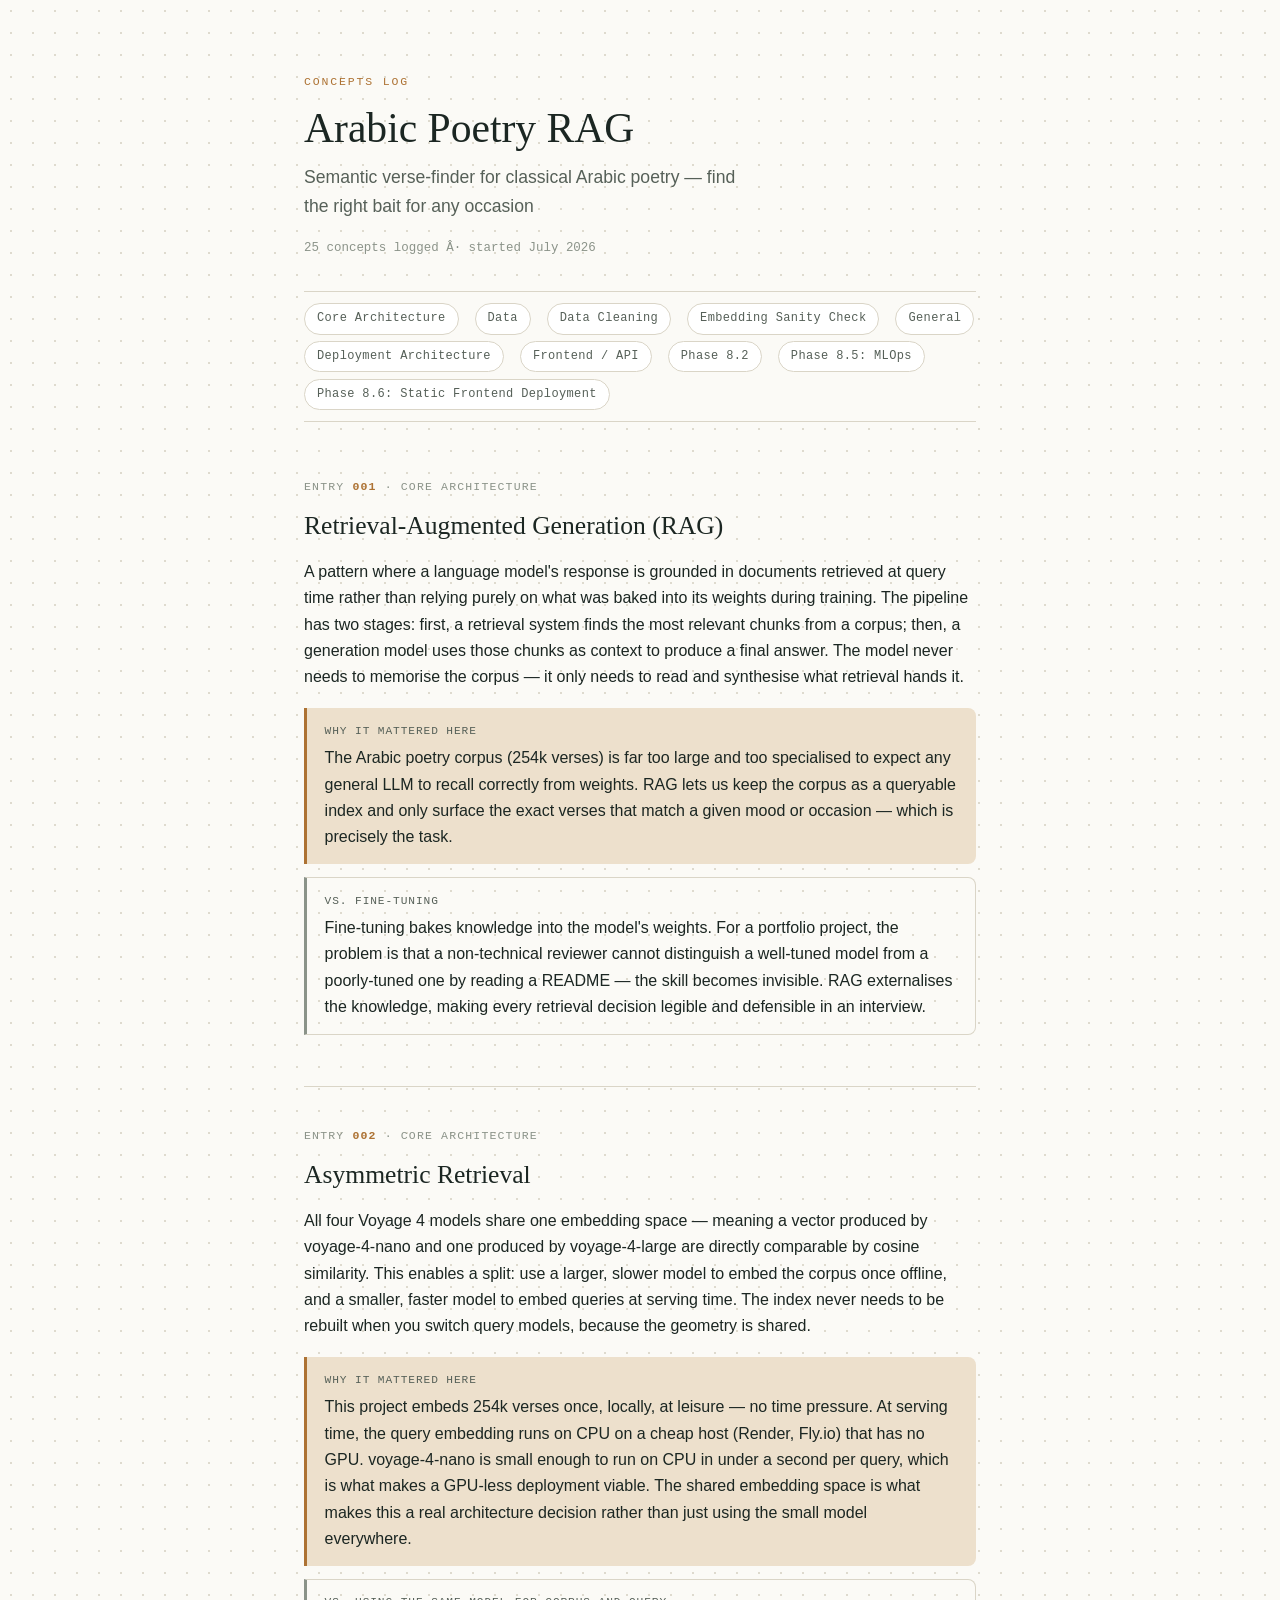
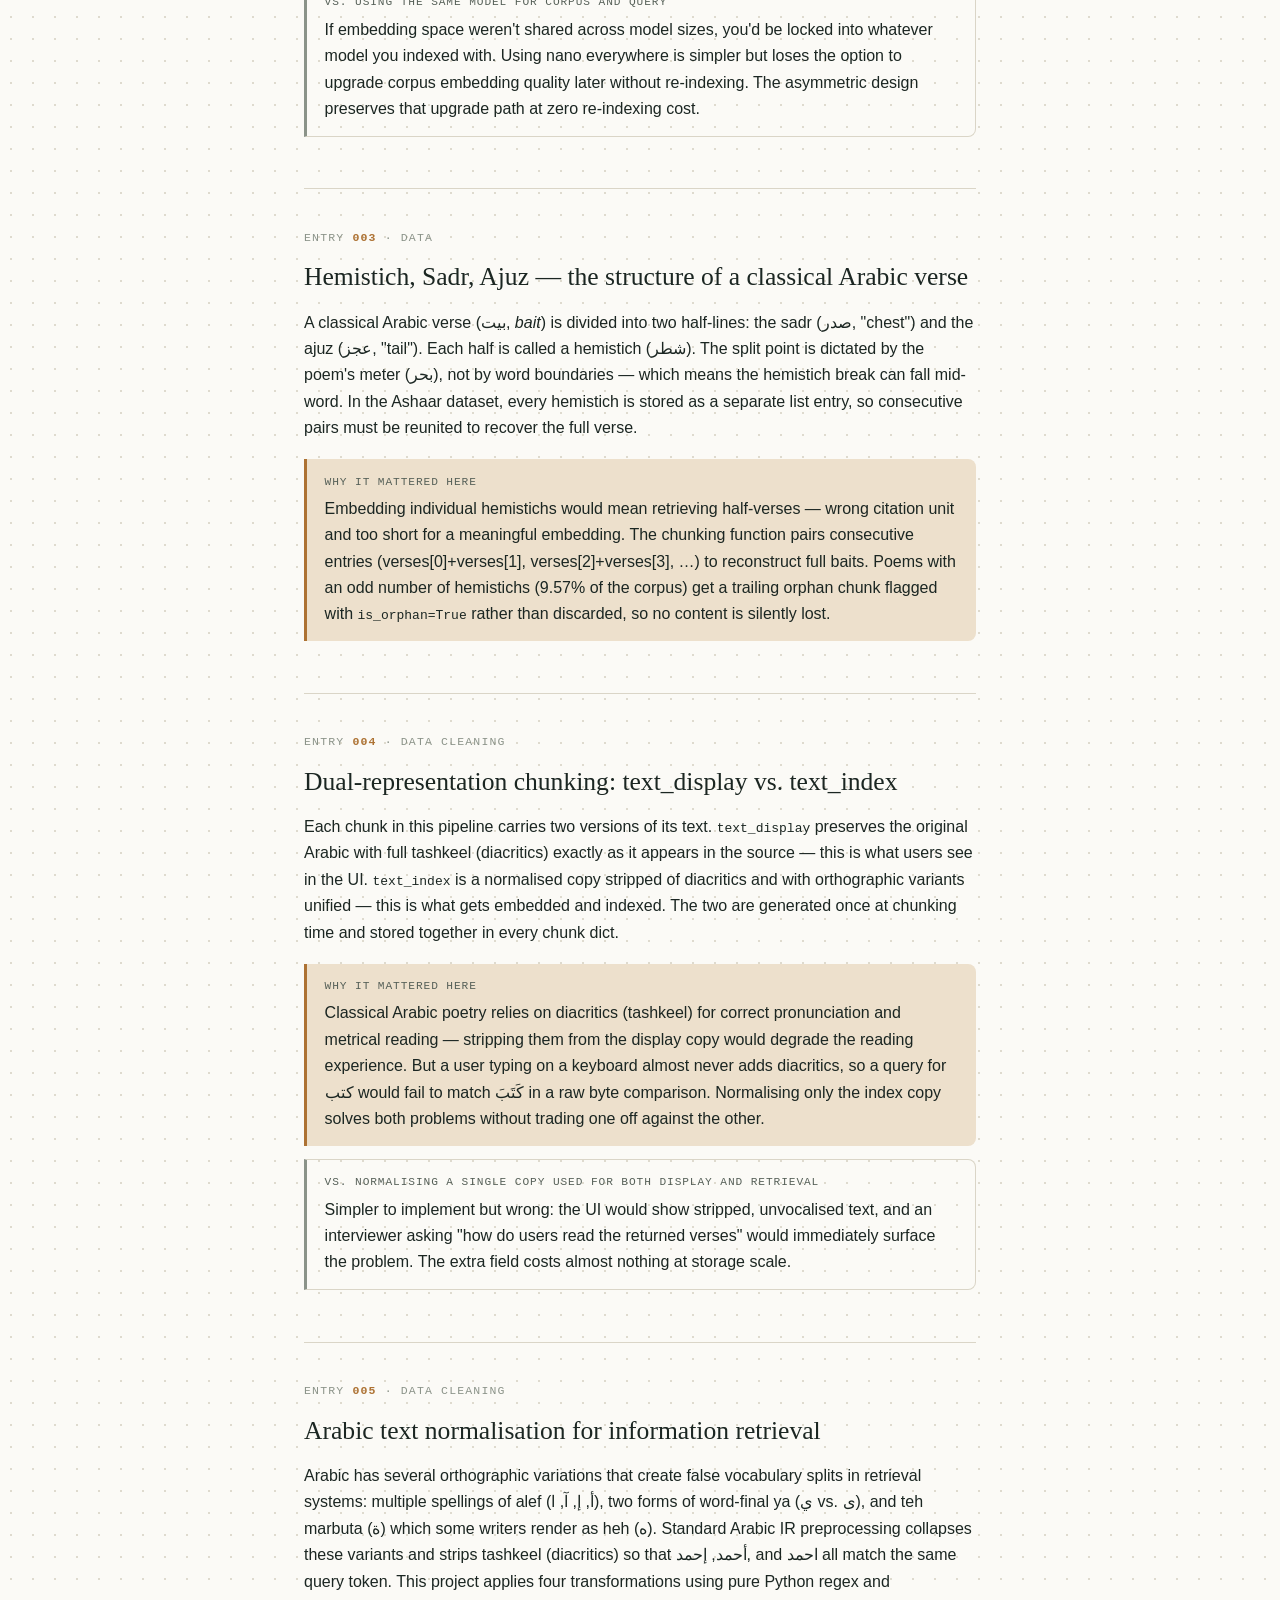
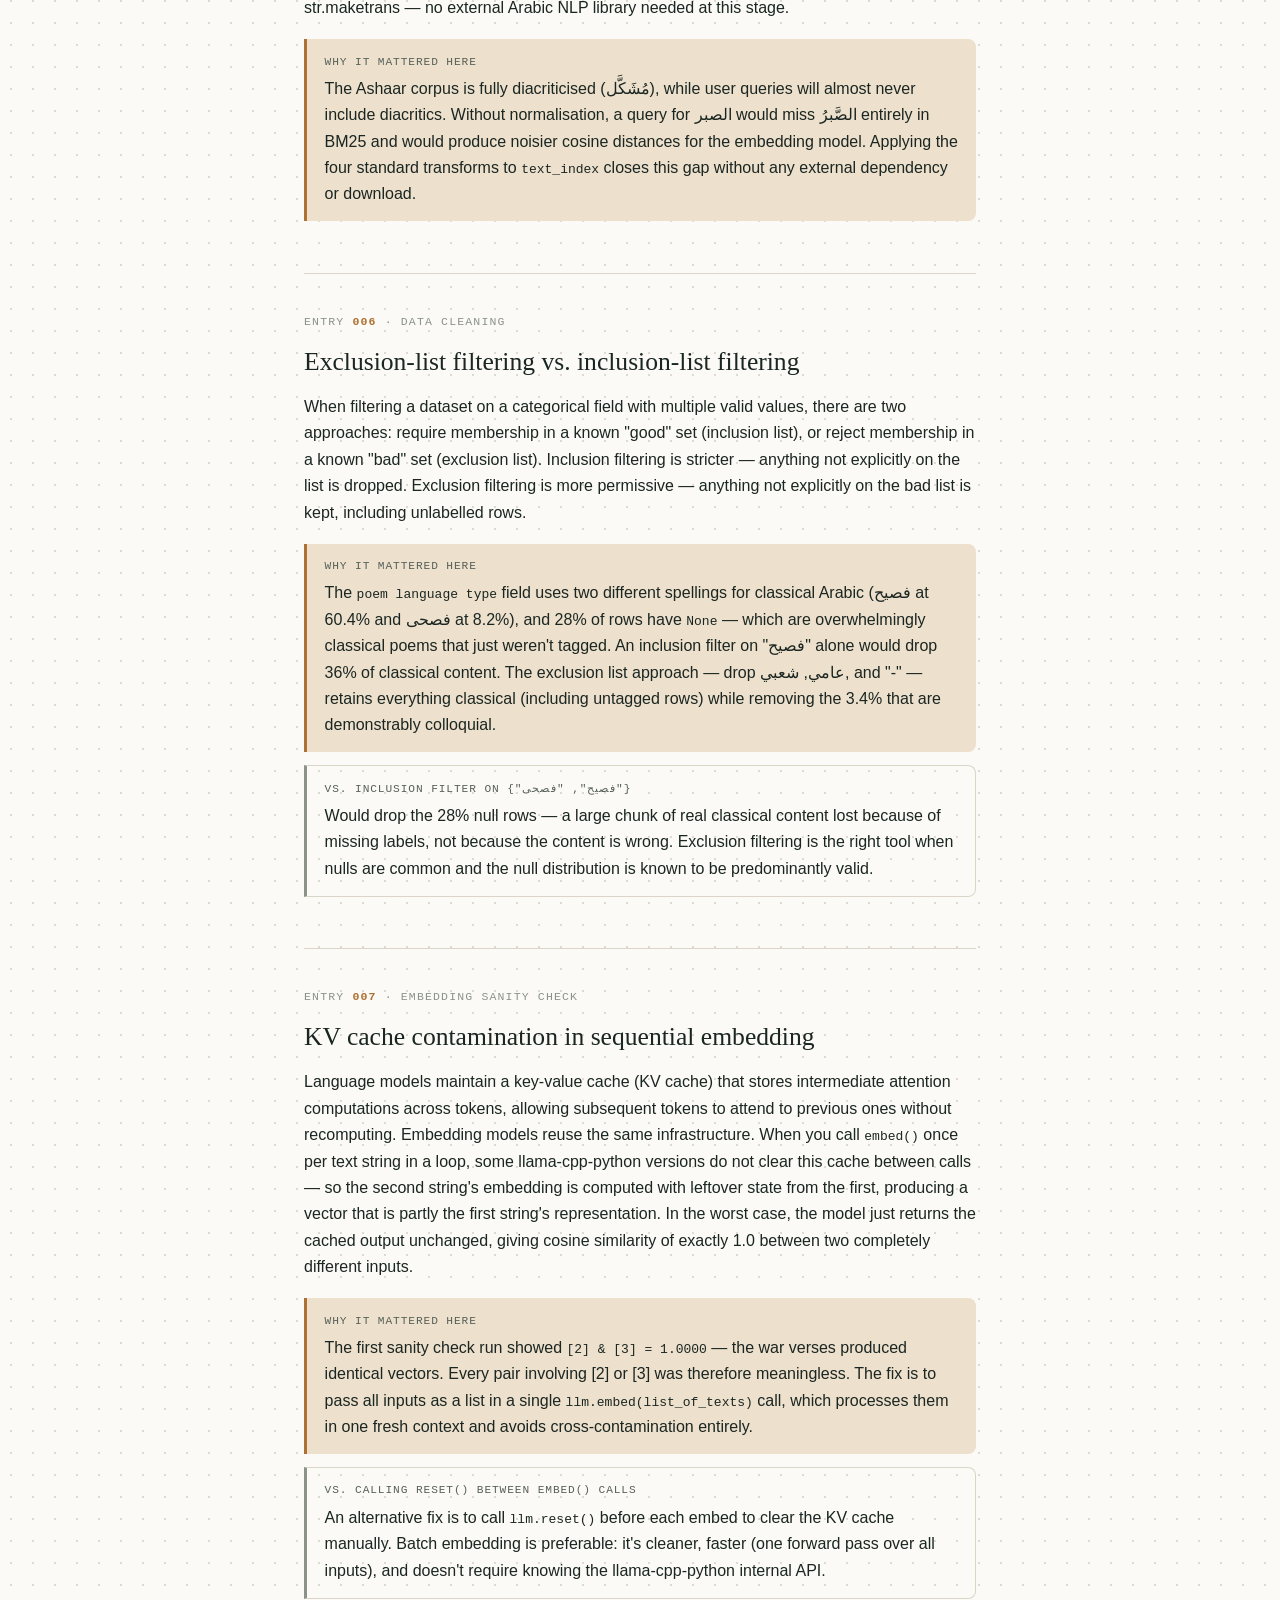
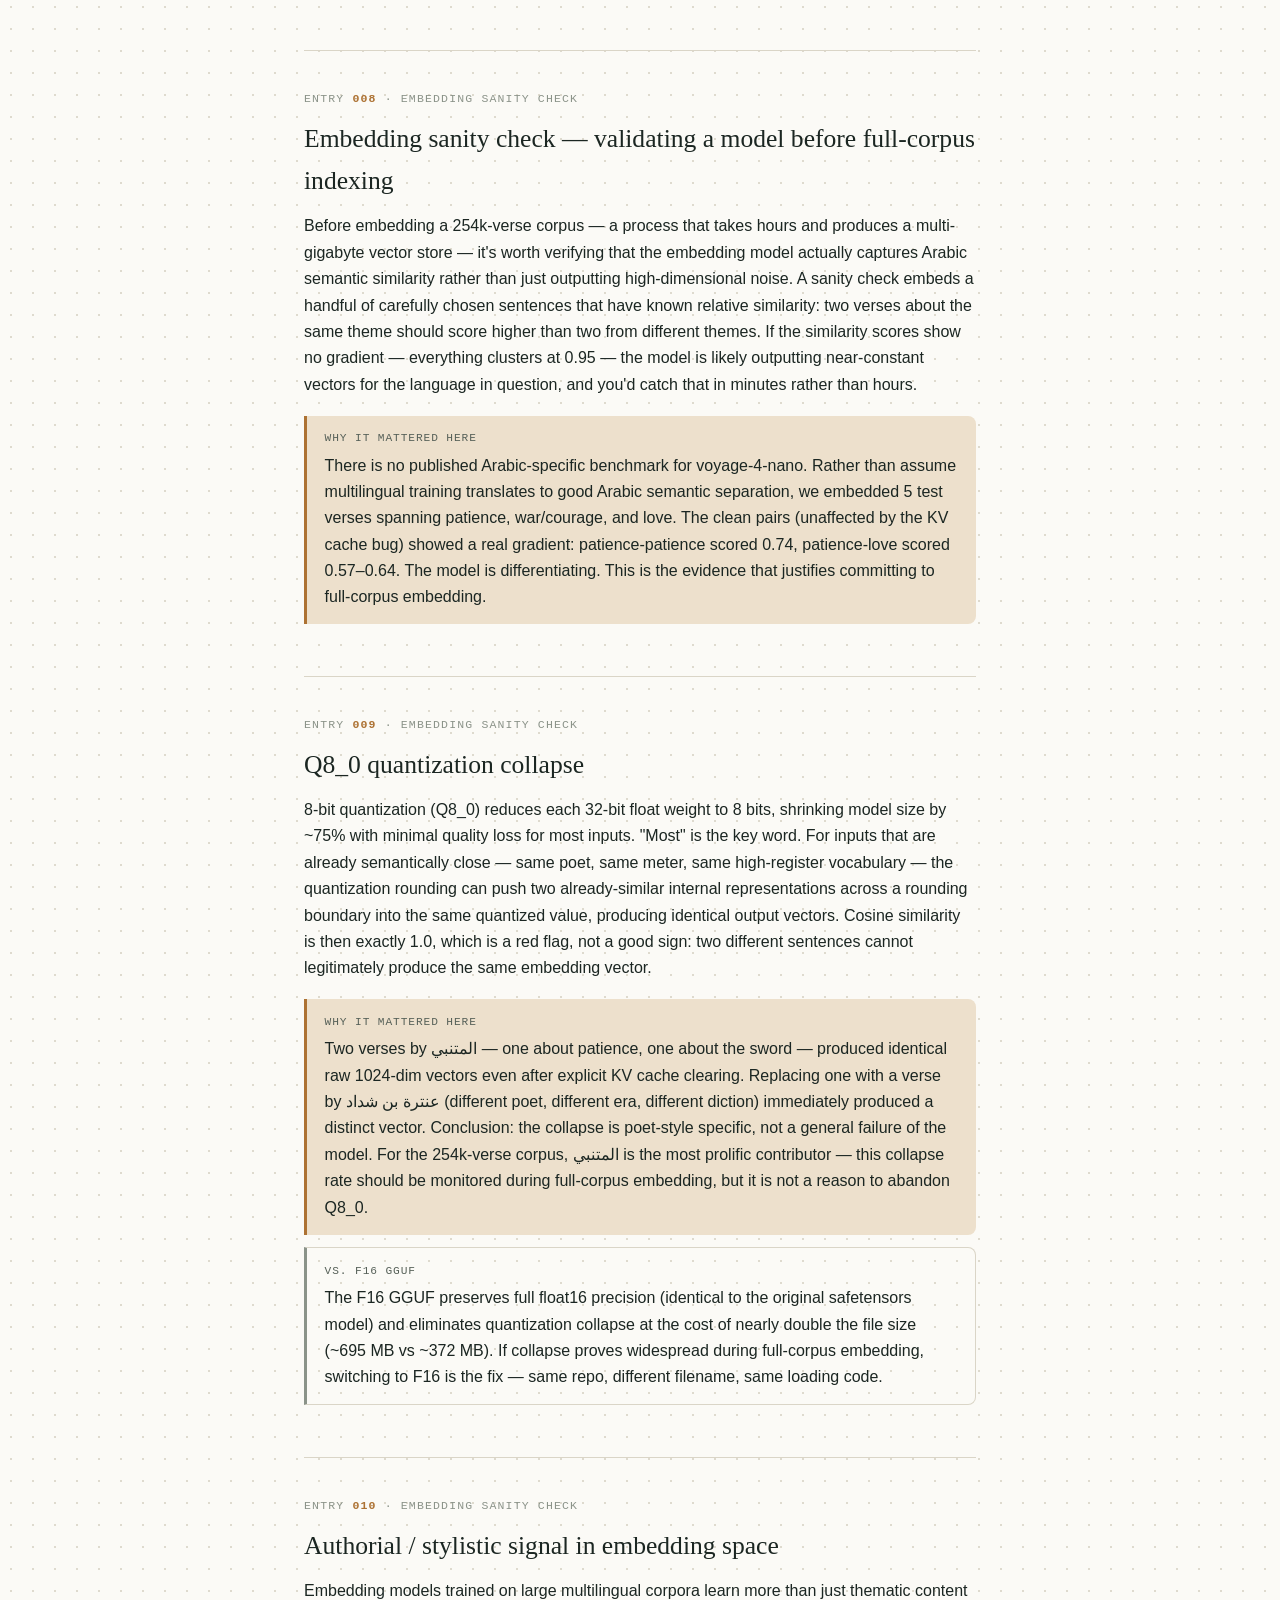
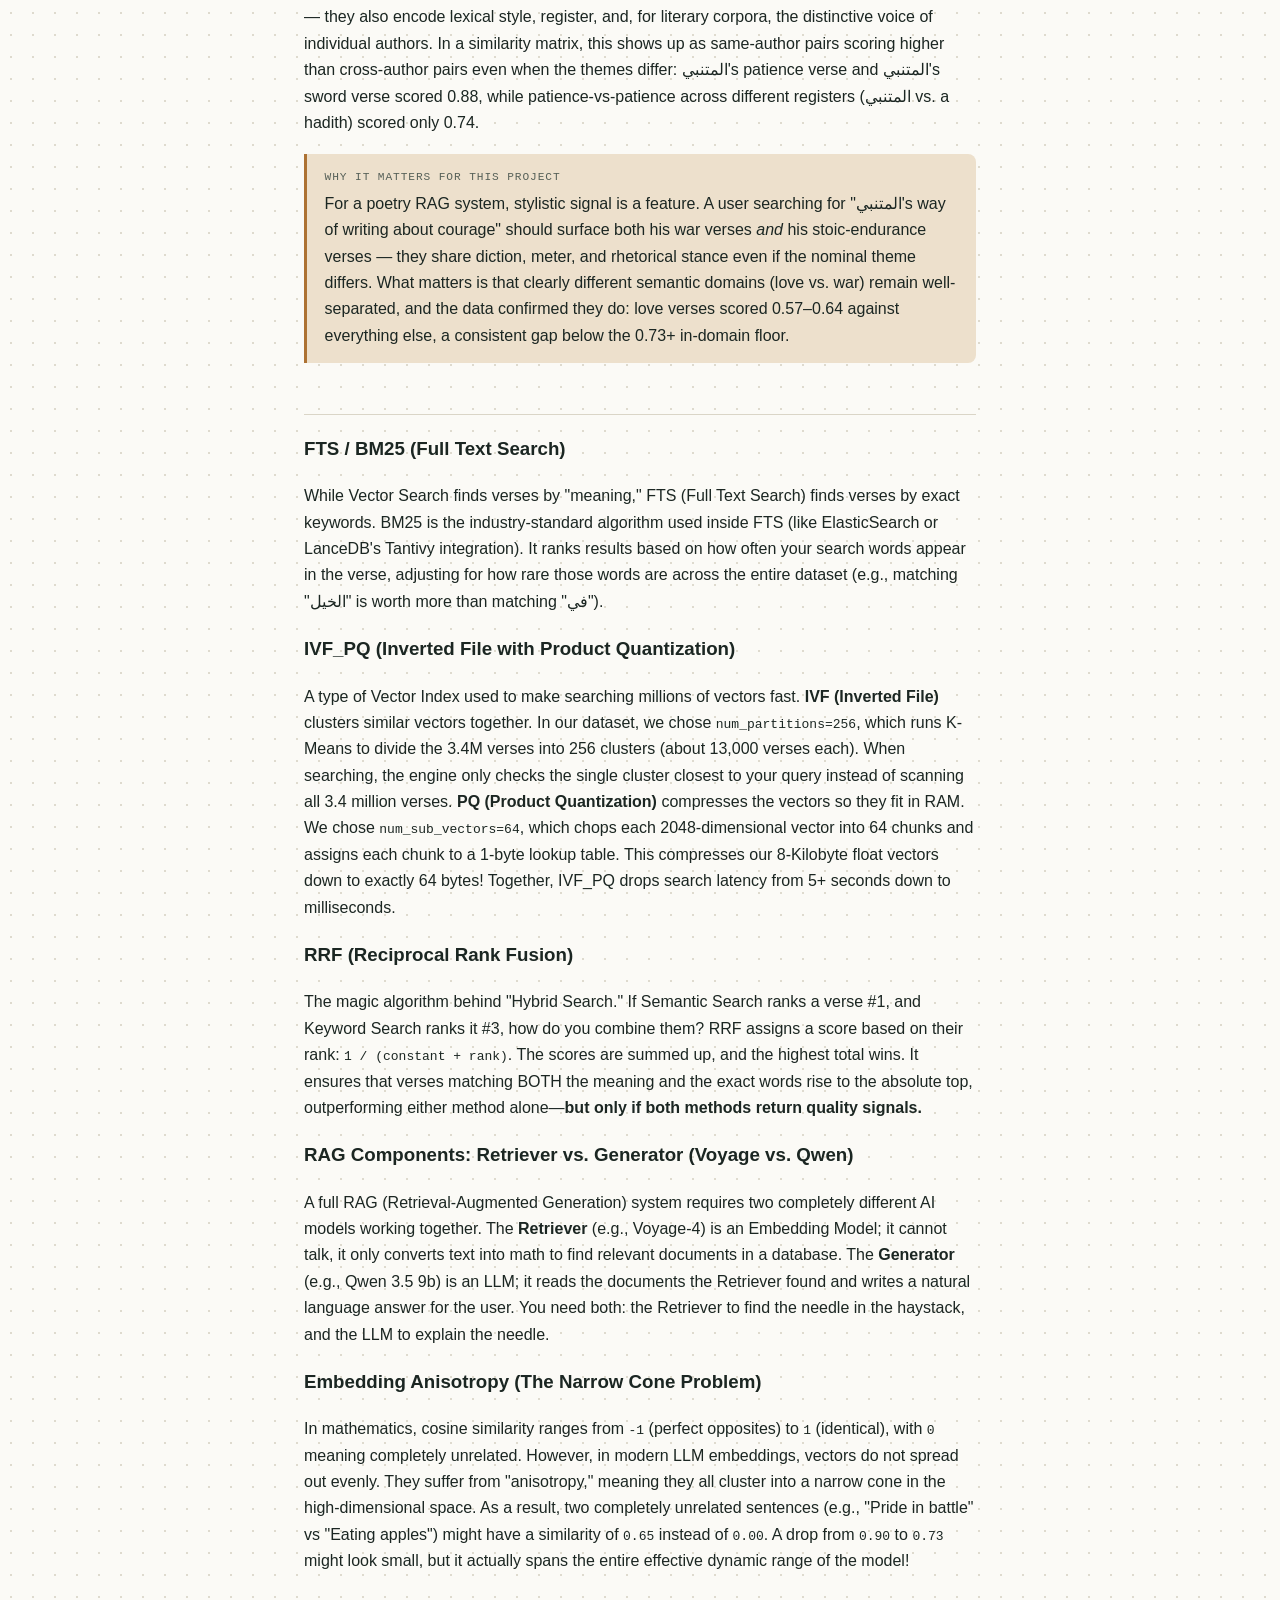
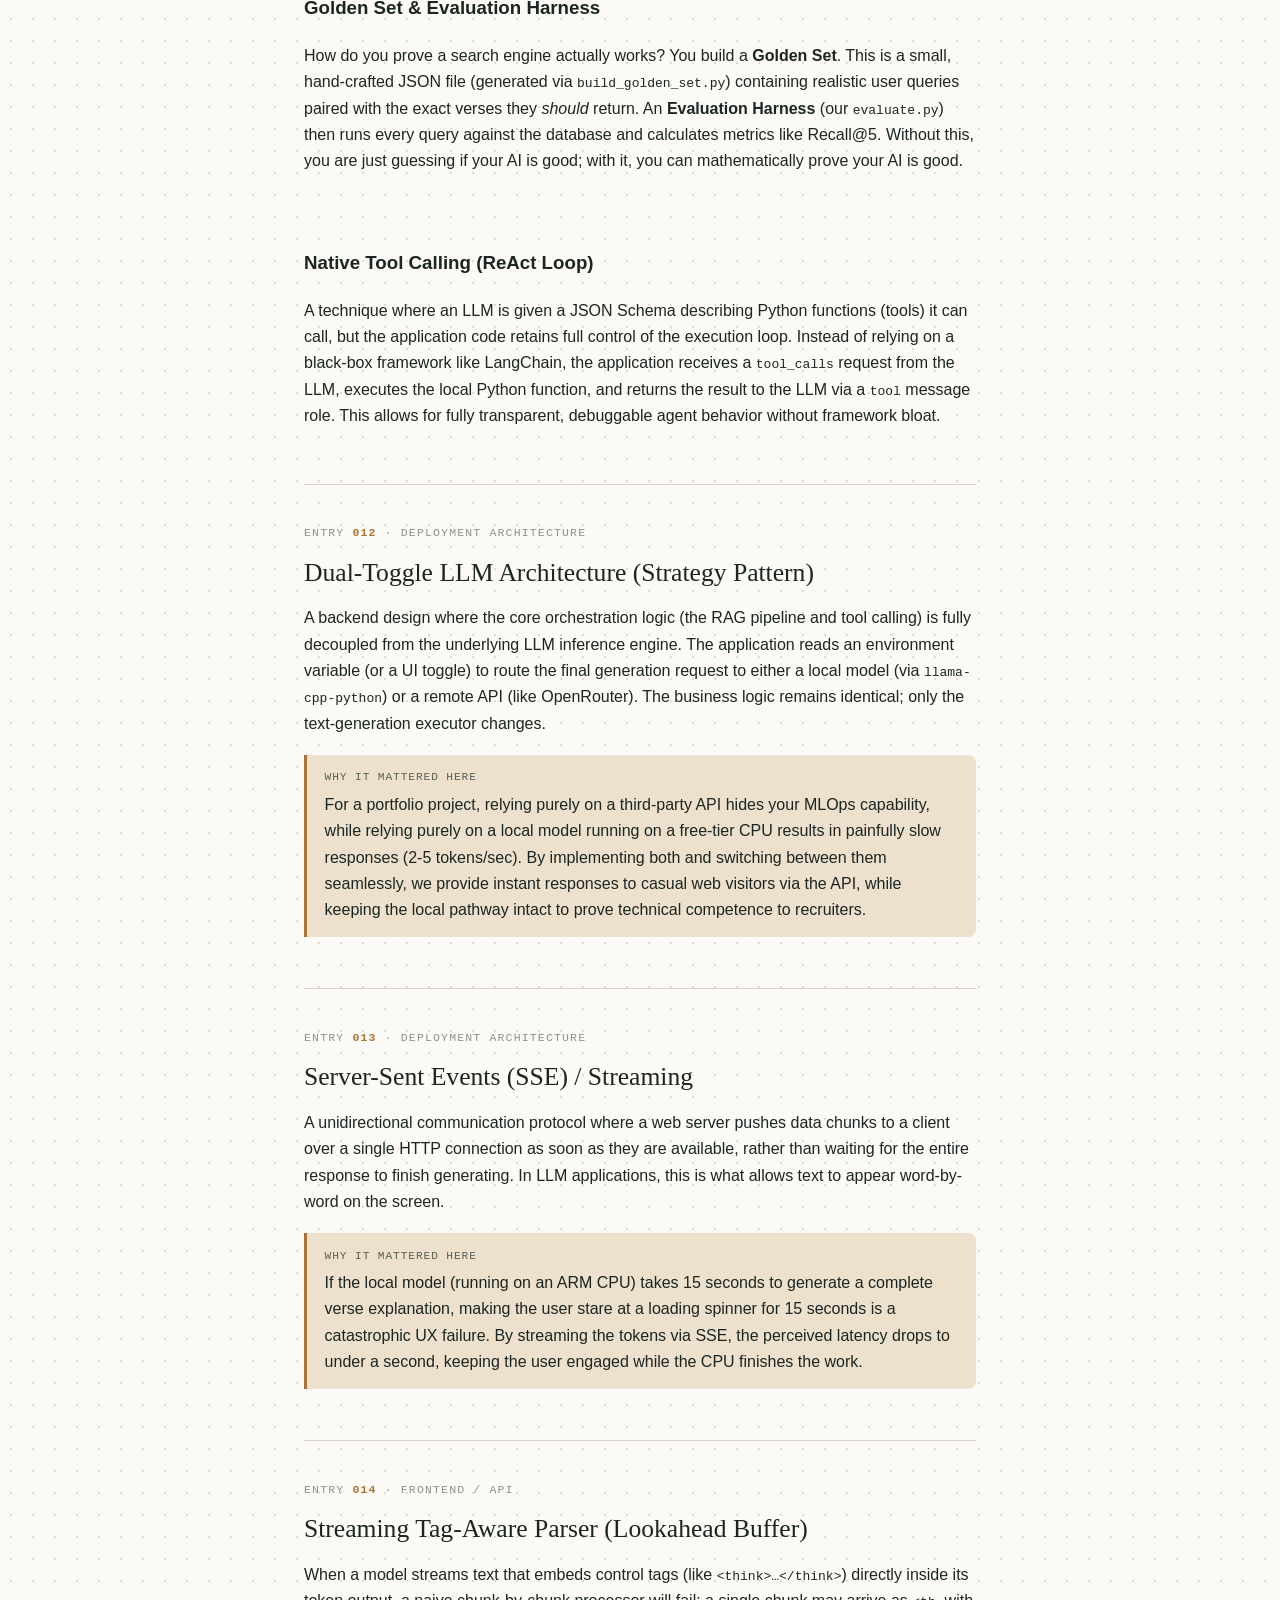
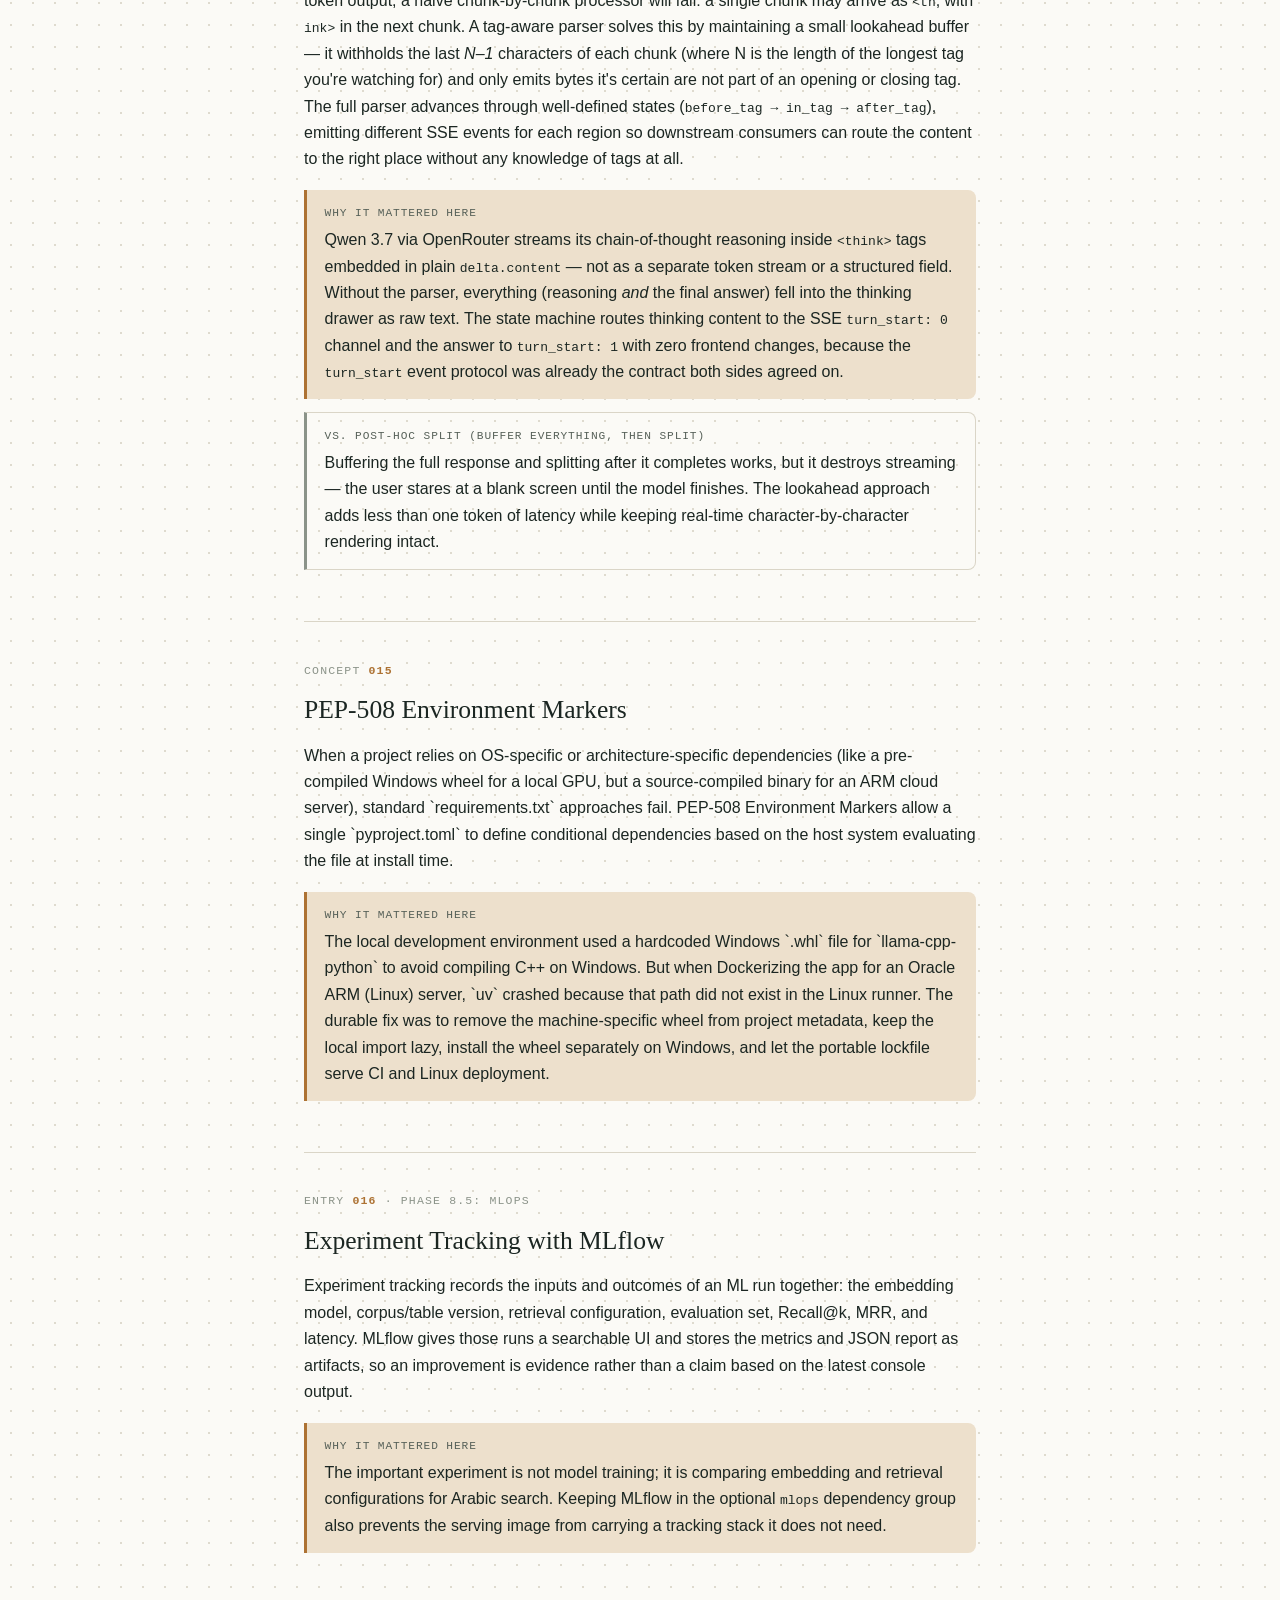
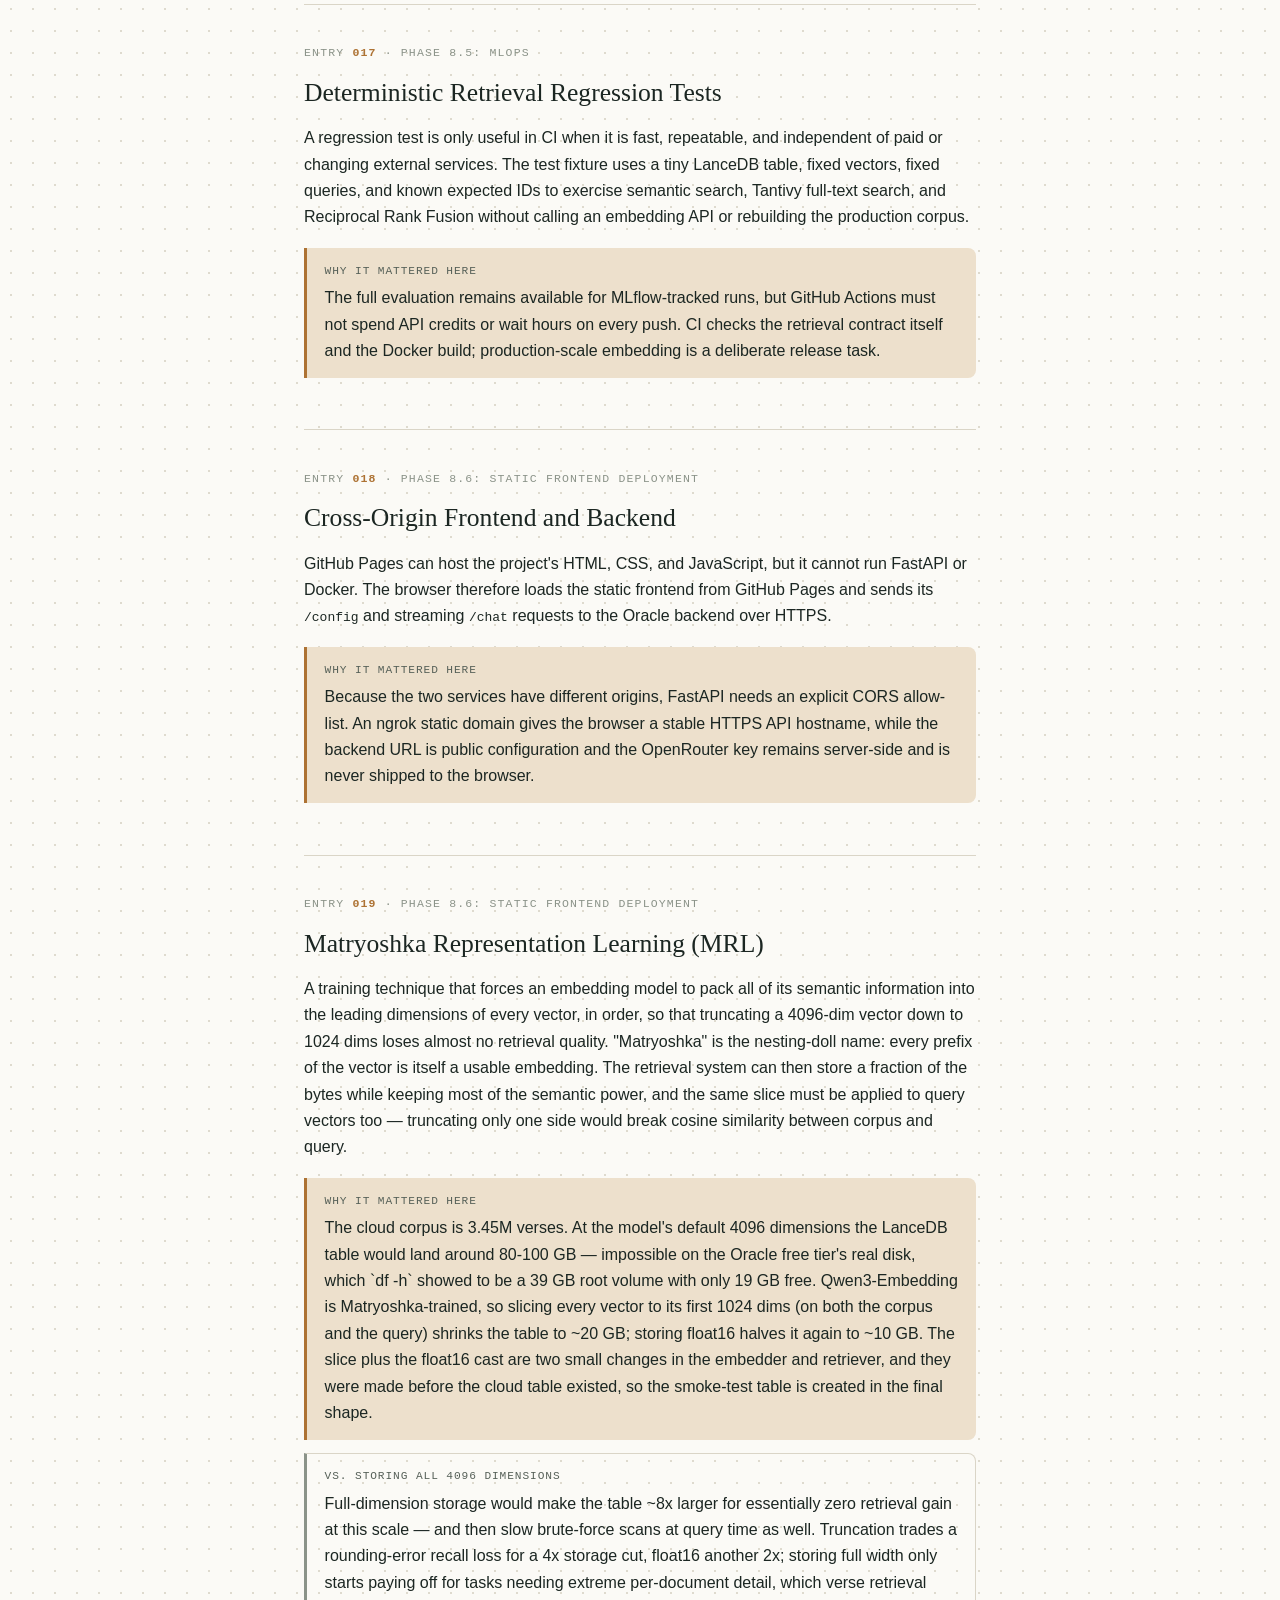
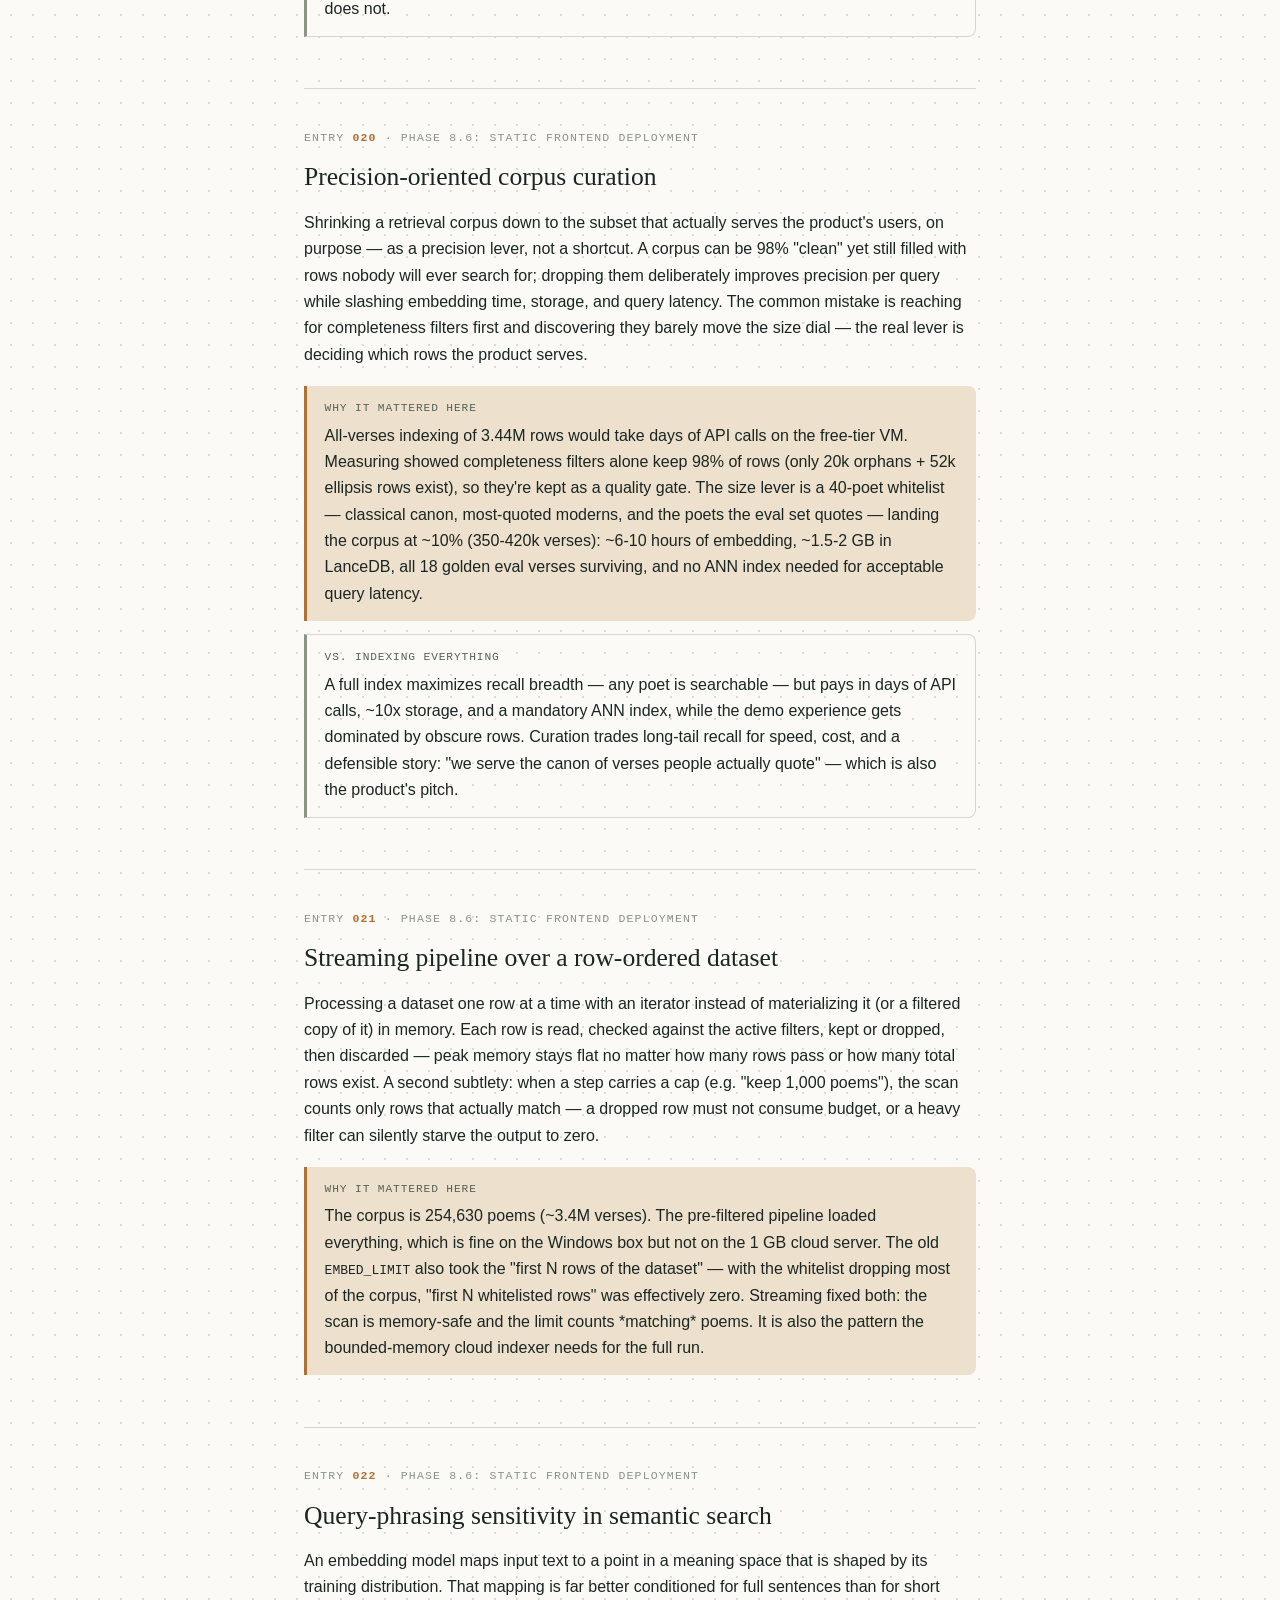
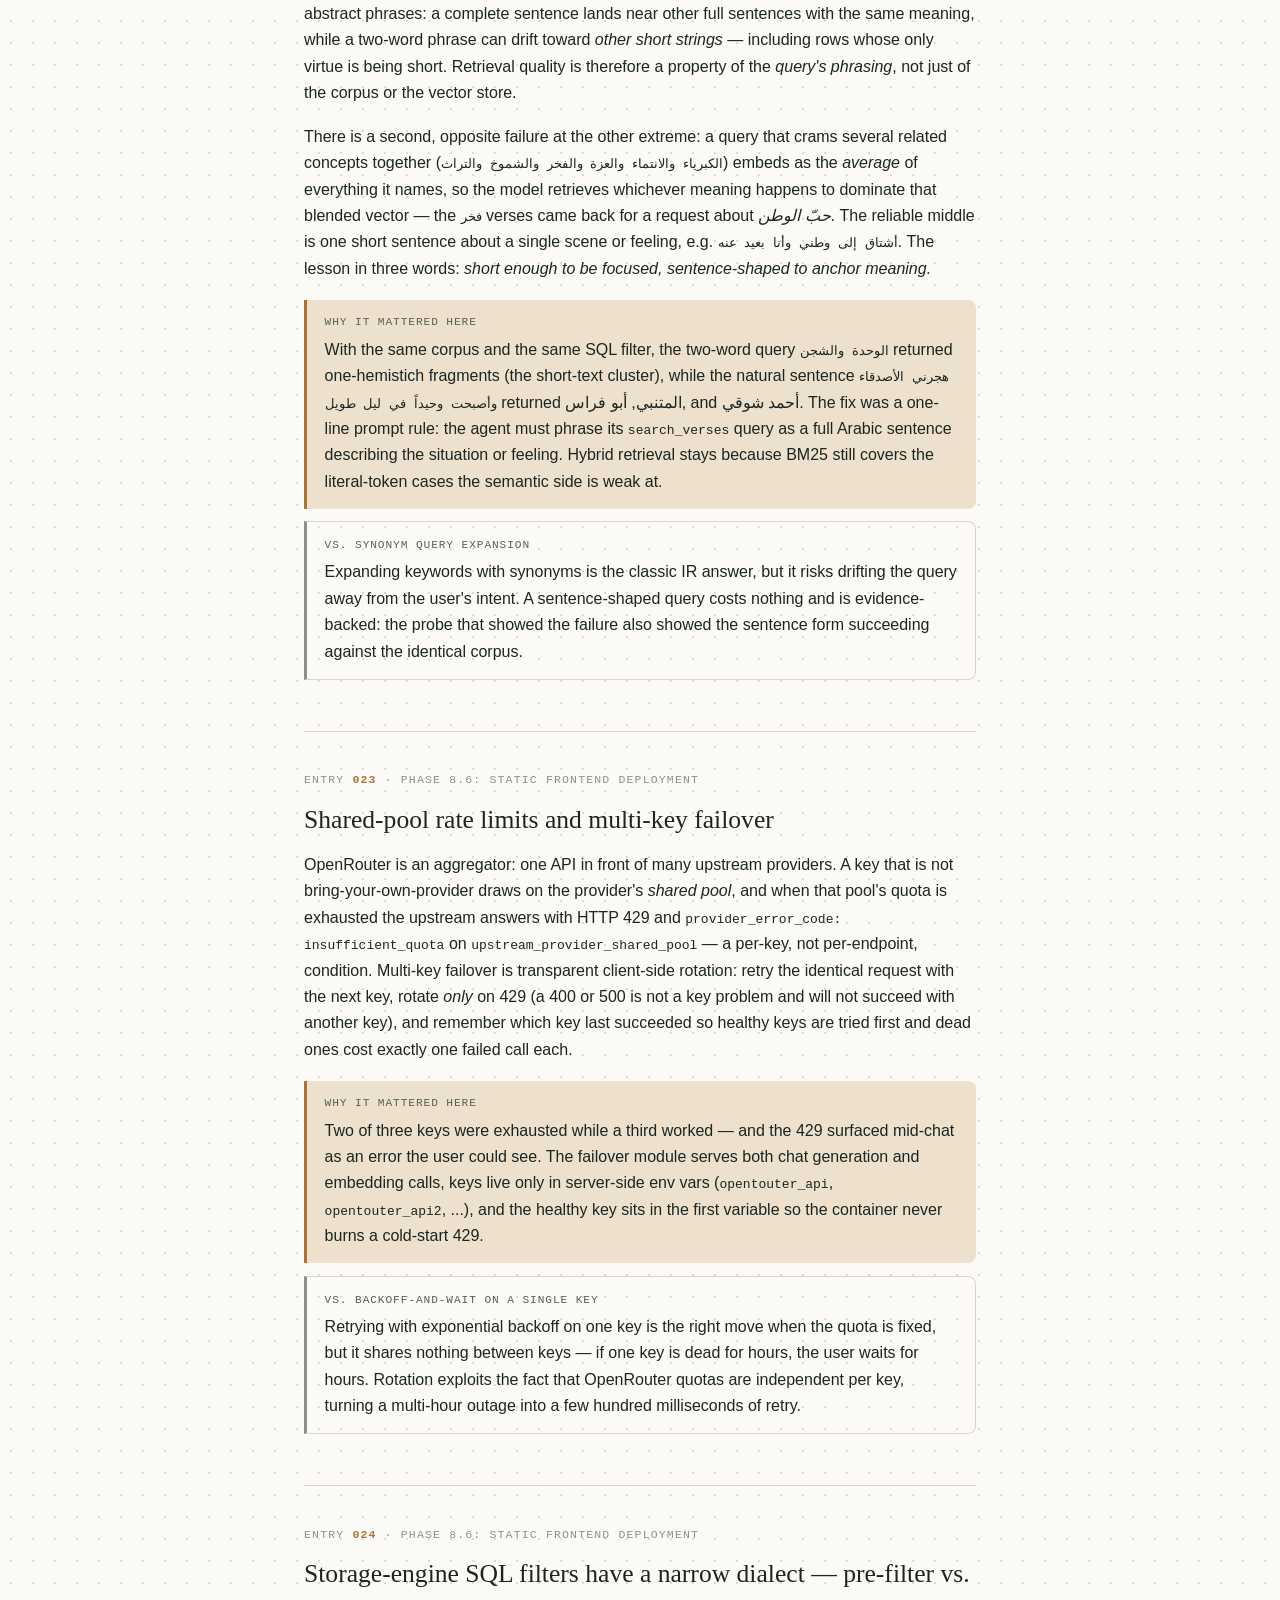
<file: concepts.html>
<!DOCTYPE html>
<html lang="en">
<head>
<meta charset="UTF-8">
<meta name="viewport" content="width=device-width, initial-scale=1.0">
<title>Arabic Poetry RAG â€” Concepts Log</title>
<style>
  :root {
    --paper: #FBFAF6;
    --dot: #DEDACE;
    --ink: #1B2622;
    --ink-soft: #566058;
    --ink-faint: #8B9389;
    --accent: #AD7233;
    --accent-soft: #EDE0CC;
    --rule: #DAD5C7;
    --card: #FFFFFF;
    --serif: Georgia, "Iowan Old Style", "Palatino Linotype", "Book Antiqua", serif;
    --sans: -apple-system, "Segoe UI", "Avenir Next", "Helvetica Neue", Arial, sans-serif;
    --mono: ui-monospace, "SF Mono", "Cascadia Code", "Roboto Mono", Consolas, monospace;
  }
  * { box-sizing: border-box; }
  body {
    margin: 0;
    background-color: var(--paper);
    background-image: radial-gradient(circle, var(--dot) 1px, transparent 1px);
    background-size: 22px 22px;
    color: var(--ink);
    font-family: var(--sans);
    line-height: 1.65;
    padding-bottom: 8rem;
  }
  a { color: var(--accent); }
  .wrap { max-width: 720px; margin: 0 auto; padding: 0 1.5rem; }

  header.masthead {
    padding: clamp(2.5rem, 6vw, 4.5rem) 0 2rem;
    border-bottom: 1px solid var(--rule);
  }
  .kicker {
    font-family: var(--mono);
    font-size: 0.72rem;
    letter-spacing: 0.16em;
    text-transform: uppercase;
    color: var(--accent);
    margin: 0 0 0.9rem;
  }
  h1#project-title {
    font-family: var(--serif);
    font-weight: 400;
    font-size: clamp(1.8rem, 4.5vw, 2.6rem);
    line-height: 1.15;
    margin: 0 0 0.6rem;
    color: var(--ink);
  }
  p.tagline {
    font-size: clamp(1rem, 2vw, 1.1rem);
    color: var(--ink-soft);
    margin: 0 0 1.1rem;
    max-width: 46ch;
  }
  p.meta {
    font-family: var(--mono);
    font-size: 0.78rem;
    color: var(--ink-faint);
    margin: 0;
  }

  nav.index {
    position: sticky;
    top: 0;
    z-index: 5;
    background: var(--paper);
    border-bottom: 1px solid var(--rule);
    padding: 0.7rem 0;
    display: flex;
    flex-wrap: wrap;
    gap: 0.4rem 1rem;
  }
  nav.index a {
    font-family: var(--mono);
    font-size: 0.75rem;
    letter-spacing: 0.03em;
    text-decoration: none;
    color: var(--ink-soft);
    border: 1px solid var(--rule);
    border-radius: 999px;
    padding: 0.3rem 0.75rem;
    background: var(--card);
    white-space: nowrap;
  }
  nav.index a:hover, nav.index a:focus-visible { border-color: var(--accent); color: var(--accent); }

  main#entries { padding-top: 1rem; }

  #empty-state {
    margin: 3rem 0;
    padding: 2rem;
    border: 1px dashed var(--rule);
    border-radius: 10px;
    color: var(--ink-soft);
    font-size: 0.95rem;
  }

  article.entry {
    padding: 2.4rem 0;
    border-bottom: 1px solid var(--rule);
    scroll-margin-top: 4rem;
  }
  article.entry:last-child { border-bottom: none; }
  .eyebrow {
    font-family: var(--mono);
    font-size: 0.72rem;
    letter-spacing: 0.1em;
    text-transform: uppercase;
    color: var(--ink-faint);
    margin: 0 0 0.6rem;
  }
  .eyebrow .num { color: var(--accent); font-weight: 600; }
  h2.term {
    font-family: var(--serif);
    font-weight: 400;
    font-size: clamp(1.3rem, 3vw, 1.6rem);
    margin: 0 0 0.7rem;
  }
  p.explain {
    margin: 0 0 1.1rem;
    color: var(--ink);
  }
  .why, .versus {
    border-left: 3px solid var(--accent);
    background: var(--accent-soft);
    border-radius: 0 8px 8px 0;
    padding: 0.85rem 1.1rem;
    margin: 0 0 0.8rem;
  }
  .versus {
    border-left-color: var(--ink-faint);
    background: transparent;
    border: 1px solid var(--rule);
    border-left: 3px solid var(--ink-faint);
  }
  .why .label, .versus .label {
    font-family: var(--mono);
    font-size: 0.7rem;
    letter-spacing: 0.08em;
    text-transform: uppercase;
    color: var(--ink-soft);
    margin: 0 0 0.3rem;
  }
  .why p:last-child, .versus p:last-child { margin: 0; }

  @media (max-width: 520px) {
    nav.index { gap: 0.35rem 0.5rem; }
  }

  @media print {
    body { background-image: none; }
    nav.index { display: none; }
    article.entry { break-inside: avoid; }
    .why, .versus { background: transparent; }
  }
</style>
</head>
<body>
<div class="wrap">

  <header class="masthead">
    <p class="kicker">Concepts Log</p>
    <h1 id="project-title">Arabic Poetry RAG</h1>
    <p class="tagline">Semantic verse-finder for classical Arabic poetry — find the right bait for any occasion</p>
    <p class="meta"><span id="entry-count">0</span> concepts logged Â· started July 2026</p>
  </header>

  <nav class="index" id="phase-index" aria-label="Jump to phase"></nav>

  <main id="entries">
    <div id="empty-state">
      No concepts logged yet. As new ideas come up while building, each one gets its own
      entry here â€” in the order they were actually encountered, not reshuffled into a neat
      syllabus after the fact.
    </div>

    <!--
      ENTRY SCHEMA â€” copy this exact block for every new concept, fill every field, then
      insert it immediately above the insertion-point marker near the bottom of this file.
      No need to touch the #empty-state message above â€” the script hides it automatically
      once an entry exists. The .num span and the phase nav are filled in automatically too
      â€” never hand-write entry numbers. Omit the entire "versus" div if there was no real
      alternative being weighed for this concept; don't force one to exist.

    <article class="entry" data-phase="Phase name, e.g. Retrieval">
      <p class="eyebrow">ENTRY <span class="num"></span> Â· Phase name</p>
      <h2 class="term">Concept name</h2>
      <p class="explain">
        Plain-language explanation of what this actually is, written for someone smart but
        unfamiliar with it. Three to six sentences is plenty â€” this is a primer, not a paper.
      </p>
      <div class="why">
        <p class="label">Why it mattered here</p>
        <p>The concrete reason this showed up in THIS project â€” tie it to the actual
        decision or problem it solved, not a generic definition.</p>
      </div>
      <div class="versus">
        <p class="label">vs. Alternative name</p>
        <p>What the alternative would have done differently, and the concrete tradeoff that
        decided it.</p>
      </div>
    </article>

    -->

    <article class="entry" data-phase="Core Architecture">
      <p class="eyebrow">ENTRY <span class="num"></span> · Core Architecture</p>
      <h2 class="term">Retrieval-Augmented Generation (RAG)</h2>
      <p class="explain">
        A pattern where a language model's response is grounded in documents retrieved at
        query time rather than relying purely on what was baked into its weights during
        training. The pipeline has two stages: first, a retrieval system finds the most
        relevant chunks from a corpus; then, a generation model uses those chunks as context
        to produce a final answer. The model never needs to memorise the corpus — it only
        needs to read and synthesise what retrieval hands it.
      </p>
      <div class="why">
        <p class="label">Why it mattered here</p>
        <p>The Arabic poetry corpus (254k verses) is far too large and too specialised
        to expect any general LLM to recall correctly from weights. RAG lets us keep the
        corpus as a queryable index and only surface the exact verses that match a given
        mood or occasion — which is precisely the task.</p>
      </div>
      <div class="versus">
        <p class="label">vs. Fine-tuning</p>
        <p>Fine-tuning bakes knowledge into the model's weights. For a portfolio project,
        the problem is that a non-technical reviewer cannot distinguish a well-tuned model
        from a poorly-tuned one by reading a README — the skill becomes invisible. RAG
        externalises the knowledge, making every retrieval decision legible and defensible
        in an interview.</p>
      </div>
    </article>

    <article class="entry" data-phase="Core Architecture">
      <p class="eyebrow">ENTRY <span class="num"></span> · Core Architecture</p>
      <h2 class="term">Asymmetric Retrieval</h2>
      <p class="explain">
        All four Voyage 4 models share one embedding space — meaning a vector produced by
        voyage-4-nano and one produced by voyage-4-large are directly comparable by cosine
        similarity. This enables a split: use a larger, slower model to embed the corpus
        once offline, and a smaller, faster model to embed queries at serving time. The
        index never needs to be rebuilt when you switch query models, because the geometry
        is shared.
      </p>
      <div class="why">
        <p class="label">Why it mattered here</p>
        <p>This project embeds 254k verses once, locally, at leisure — no time pressure.
        At serving time, the query embedding runs on CPU on a cheap host (Render, Fly.io)
        that has no GPU. voyage-4-nano is small enough to run on CPU in under a second per
        query, which is what makes a GPU-less deployment viable. The shared embedding space
        is what makes this a real architecture decision rather than just using the small
        model everywhere.</p>
      </div>
      <div class="versus">
        <p class="label">vs. Using the same model for corpus and query</p>
        <p>If embedding space weren't shared across model sizes, you'd be locked into
        whatever model you indexed with. Using nano everywhere is simpler but loses the
        option to upgrade corpus embedding quality later without re-indexing. The asymmetric
        design preserves that upgrade path at zero re-indexing cost.</p>
      </div>
    </article>

    <article class="entry" data-phase="Data">
      <p class="eyebrow">ENTRY <span class="num"></span> · Data</p>
      <h2 class="term">Hemistich, Sadr, Ajuz — the structure of a classical Arabic verse</h2>
      <p class="explain">
        A classical Arabic verse (بيت, <em>bait</em>) is divided into two half-lines:
        the sadr (صدر, "chest") and the ajuz (عجز, "tail"). Each half is called a
        hemistich (شطر). The split point is dictated by the poem's meter (بحر), not by
        word boundaries — which means the hemistich break can fall mid-word. In the Ashaar
        dataset, every hemistich is stored as a separate list entry, so consecutive pairs
        must be reunited to recover the full verse.
      </p>
      <div class="why">
        <p class="label">Why it mattered here</p>
        <p>Embedding individual hemistichs would mean retrieving half-verses — wrong
        citation unit and too short for a meaningful embedding. The chunking function pairs
        consecutive entries (verses[0]+verses[1], verses[2]+verses[3], …) to reconstruct
        full baits. Poems with an odd number of hemistichs (9.57% of the corpus) get a
        trailing orphan chunk flagged with <code>is_orphan=True</code> rather than
        discarded, so no content is silently lost.</p>
      </div>
    </article>

    <article class="entry" data-phase="Data Cleaning">
      <p class="eyebrow">ENTRY <span class="num"></span> · Data Cleaning</p>
      <h2 class="term">Dual-representation chunking: text_display vs. text_index</h2>
      <p class="explain">
        Each chunk in this pipeline carries two versions of its text. <code>text_display</code>
        preserves the original Arabic with full tashkeel (diacritics) exactly as it appears
        in the source — this is what users see in the UI. <code>text_index</code> is a
        normalised copy stripped of diacritics and with orthographic variants unified — this
        is what gets embedded and indexed. The two are generated once at chunking time and
        stored together in every chunk dict.
      </p>
      <div class="why">
        <p class="label">Why it mattered here</p>
        <p>Classical Arabic poetry relies on diacritics (tashkeel) for correct
        pronunciation and metrical reading — stripping them from the display copy would
        degrade the reading experience. But a user typing on a keyboard almost never adds
        diacritics, so a query for كتب would fail to match كَتَبَ in a raw byte comparison.
        Normalising only the index copy solves both problems without trading one off against
        the other.</p>
      </div>
      <div class="versus">
        <p class="label">vs. Normalising a single copy used for both display and retrieval</p>
        <p>Simpler to implement but wrong: the UI would show stripped, unvocalised text,
        and an interviewer asking "how do users read the returned verses" would immediately
        surface the problem. The extra field costs almost nothing at storage scale.</p>
      </div>
    </article>

    <article class="entry" data-phase="Data Cleaning">
      <p class="eyebrow">ENTRY <span class="num"></span> · Data Cleaning</p>
      <h2 class="term">Arabic text normalisation for information retrieval</h2>
      <p class="explain">
        Arabic has several orthographic variations that create false vocabulary splits in
        retrieval systems: multiple spellings of alef (أ, إ, آ, ا), two forms of
        word-final ya (ي vs. ى), and teh marbuta (ة) which some writers render as heh (ه).
        Standard Arabic IR preprocessing collapses these variants and strips tashkeel
        (diacritics) so that أحمد, إحمد, and احمد all match the same query token. This
        project applies four transformations using pure Python regex and str.maketrans —
        no external Arabic NLP library needed at this stage.
      </p>
      <div class="why">
        <p class="label">Why it mattered here</p>
        <p>The Ashaar corpus is fully diacriticised (مُشَكَّل), while user queries will
        almost never include diacritics. Without normalisation, a query for الصبر would
        miss الصَّبرُ entirely in BM25 and would produce noisier cosine distances for
        the embedding model. Applying the four standard transforms to <code>text_index</code>
        closes this gap without any external dependency or download.</p>
      </div>
    </article>

    <article class="entry" data-phase="Data Cleaning">
      <p class="eyebrow">ENTRY <span class="num"></span> · Data Cleaning</p>
      <h2 class="term">Exclusion-list filtering vs. inclusion-list filtering</h2>
      <p class="explain">
        When filtering a dataset on a categorical field with multiple valid values, there
        are two approaches: require membership in a known "good" set (inclusion list), or
        reject membership in a known "bad" set (exclusion list). Inclusion filtering is
        stricter — anything not explicitly on the list is dropped. Exclusion filtering is
        more permissive — anything not explicitly on the bad list is kept, including
        unlabelled rows.
      </p>
      <div class="why">
        <p class="label">Why it mattered here</p>
        <p>The <code>poem language type</code> field uses two different spellings for
        classical Arabic (فصيح at 60.4% and فصحى at 8.2%), and 28% of rows have
        <code>None</code> — which are overwhelmingly classical poems that just weren't
        tagged. An inclusion filter on "فصيح" alone would drop 36% of classical content.
        The exclusion list approach — drop عامي, شعبي, and "-" — retains everything
        classical (including untagged rows) while removing the 3.4% that are demonstrably
        colloquial.</p>
      </div>
      <div class="versus">
        <p class="label">vs. Inclusion filter on {"فصيح", "فصحى"}</p>
        <p>Would drop the 28% null rows — a large chunk of real classical content lost
        because of missing labels, not because the content is wrong. Exclusion filtering
        is the right tool when nulls are common and the null distribution is known to be
        predominantly valid.</p>
      </div>
    </article>

    <article class="entry" data-phase="Embedding Sanity Check">
      <p class="eyebrow">ENTRY <span class="num"></span> · Embedding Sanity Check</p>
      <h2 class="term">KV cache contamination in sequential embedding</h2>
      <p class="explain">
        Language models maintain a key-value cache (KV cache) that stores intermediate
        attention computations across tokens, allowing subsequent tokens to attend to
        previous ones without recomputing. Embedding models reuse the same infrastructure.
        When you call <code>embed()</code> once per text string in a loop, some
        llama-cpp-python versions do not clear this cache between calls — so the second
        string's embedding is computed with leftover state from the first, producing a
        vector that is partly the first string's representation. In the worst case, the
        model just returns the cached output unchanged, giving cosine similarity of exactly
        1.0 between two completely different inputs.
      </p>
      <div class="why">
        <p class="label">Why it mattered here</p>
        <p>The first sanity check run showed <code>[2] & [3] = 1.0000</code> — the war
        verses produced identical vectors. Every pair involving [2] or [3] was therefore
        meaningless. The fix is to pass all inputs as a list in a single
        <code>llm.embed(list_of_texts)</code> call, which processes them in one fresh
        context and avoids cross-contamination entirely.</p>
      </div>
      <div class="versus">
        <p class="label">vs. Calling reset() between embed() calls</p>
        <p>An alternative fix is to call <code>llm.reset()</code> before each embed to
        clear the KV cache manually. Batch embedding is preferable: it's cleaner, faster
        (one forward pass over all inputs), and doesn't require knowing the llama-cpp-python
        internal API.</p>
      </div>
    </article>

    <article class="entry" data-phase="Embedding Sanity Check">
      <p class="eyebrow">ENTRY <span class="num"></span> · Embedding Sanity Check</p>
      <h2 class="term">Embedding sanity check — validating a model before full-corpus indexing</h2>
      <p class="explain">
        Before embedding a 254k-verse corpus — a process that takes hours and produces a
        multi-gigabyte vector store — it's worth verifying that the embedding model actually
        captures Arabic semantic similarity rather than just outputting high-dimensional
        noise. A sanity check embeds a handful of carefully chosen sentences that have
        known relative similarity: two verses about the same theme should score higher than
        two from different themes. If the similarity scores show no gradient — everything
        clusters at 0.95 — the model is likely outputting near-constant vectors for the
        language in question, and you'd catch that in minutes rather than hours.
      </p>
      <div class="why">
        <p class="label">Why it mattered here</p>
        <p>There is no published Arabic-specific benchmark for voyage-4-nano. Rather than
        assume multilingual training translates to good Arabic semantic separation, we
        embedded 5 test verses spanning patience, war/courage, and love. The clean pairs
        (unaffected by the KV cache bug) showed a real gradient: patience-patience scored
        0.74, patience-love scored 0.57–0.64. The model is differentiating. This is the
        evidence that justifies committing to full-corpus embedding.</p>
      </div>
    </article>

    <article class="entry" data-phase="Embedding Sanity Check">
      <p class="eyebrow">ENTRY <span class="num"></span> · Embedding Sanity Check</p>
      <h2 class="term">Q8_0 quantization collapse</h2>
      <p class="explain">
        8-bit quantization (Q8_0) reduces each 32-bit float weight to 8 bits, shrinking
        model size by ~75% with minimal quality loss for most inputs. "Most" is the key
        word. For inputs that are already semantically close — same poet, same meter, same
        high-register vocabulary — the quantization rounding can push two already-similar
        internal representations across a rounding boundary into the same quantized value,
        producing identical output vectors. Cosine similarity is then exactly 1.0, which is
        a red flag, not a good sign: two different sentences cannot legitimately produce
        the same embedding vector.
      </p>
      <div class="why">
        <p class="label">Why it mattered here</p>
        <p>Two verses by المتنبي — one about patience, one about the sword — produced
        identical raw 1024-dim vectors even after explicit KV cache clearing. Replacing one
        with a verse by عنترة بن شداد (different poet, different era, different diction)
        immediately produced a distinct vector. Conclusion: the collapse is poet-style
        specific, not a general failure of the model. For the 254k-verse corpus, المتنبي
        is the most prolific contributor — this collapse rate should be monitored during
        full-corpus embedding, but it is not a reason to abandon Q8_0.</p>
      </div>
      <div class="versus">
        <p class="label">vs. F16 GGUF</p>
        <p>The F16 GGUF preserves full float16 precision (identical to the original
        safetensors model) and eliminates quantization collapse at the cost of nearly
        double the file size (~695 MB vs ~372 MB). If collapse proves widespread during
        full-corpus embedding, switching to F16 is the fix — same repo, different filename,
        same loading code.</p>
      </div>
    </article>

    <article class="entry" data-phase="Embedding Sanity Check">
      <p class="eyebrow">ENTRY <span class="num"></span> · Embedding Sanity Check</p>
      <h2 class="term">Authorial / stylistic signal in embedding space</h2>
      <p class="explain">
        Embedding models trained on large multilingual corpora learn more than just
        thematic content — they also encode lexical style, register, and, for literary
        corpora, the distinctive voice of individual authors. In a similarity matrix,
        this shows up as same-author pairs scoring higher than cross-author pairs even
        when the themes differ: المتنبي's patience verse and المتنبي's sword verse scored
        0.88, while patience-vs-patience across different registers (المتنبي vs. a hadith)
        scored only 0.74.
      </p>
      <div class="why">
        <p class="label">Why it matters for this project</p>
        <p>For a poetry RAG system, stylistic signal is a feature. A user searching for
        "المتنبي's way of writing about courage" should surface both his war verses
        <em>and</em> his stoic-endurance verses — they share diction, meter, and
        rhetorical stance even if the nominal theme differs. What matters is that
        clearly different semantic domains (love vs. war) remain well-separated, and
        the data confirmed they do: love verses scored 0.57–0.64 against everything
        else, a consistent gap below the 0.73+ in-domain floor.</p>
      </div>
    </article>

      <div class="concept-card">
        <h3 class="concept-title">FTS / BM25 (Full Text Search)</h3>
        <p class="concept-description">While Vector Search finds verses by "meaning," FTS (Full Text Search) finds verses by exact keywords. BM25 is the industry-standard algorithm used inside FTS (like ElasticSearch or LanceDB's Tantivy integration). It ranks results based on how often your search words appear in the verse, adjusting for how rare those words are across the entire dataset (e.g., matching "الخيل" is worth more than matching "في").</p>
      </div>

      <div class="concept-card">
        <h3 class="concept-title">IVF_PQ (Inverted File with Product Quantization)</h3>
        <p class="concept-description">A type of Vector Index used to make searching millions of vectors fast. <strong>IVF (Inverted File)</strong> clusters similar vectors together. In our dataset, we chose <code>num_partitions=256</code>, which runs K-Means to divide the 3.4M verses into 256 clusters (about 13,000 verses each). When searching, the engine only checks the single cluster closest to your query instead of scanning all 3.4 million verses. <strong>PQ (Product Quantization)</strong> compresses the vectors so they fit in RAM. We chose <code>num_sub_vectors=64</code>, which chops each 2048-dimensional vector into 64 chunks and assigns each chunk to a 1-byte lookup table. This compresses our 8-Kilobyte float vectors down to exactly 64 bytes! Together, IVF_PQ drops search latency from 5+ seconds down to milliseconds.</p>
      </div>

      <div class="concept-card">
        <h3 class="concept-title">RRF (Reciprocal Rank Fusion)</h3>
        <p class="concept-description">The magic algorithm behind "Hybrid Search." If Semantic Search ranks a verse #1, and Keyword Search ranks it #3, how do you combine them? RRF assigns a score based on their rank: <code>1 / (constant + rank)</code>. The scores are summed up, and the highest total wins. It ensures that verses matching BOTH the meaning and the exact words rise to the absolute top, outperforming either method alone—<strong>but only if both methods return quality signals.</strong></p>
      </div>

      <div class="concept-card">
        <h3 class="concept-title">RAG Components: Retriever vs. Generator (Voyage vs. Qwen)</h3>
        <p class="concept-description">A full RAG (Retrieval-Augmented Generation) system requires two completely different AI models working together. The <strong>Retriever</strong> (e.g., Voyage-4) is an Embedding Model; it cannot talk, it only converts text into math to find relevant documents in a database. The <strong>Generator</strong> (e.g., Qwen 3.5 9b) is an LLM; it reads the documents the Retriever found and writes a natural language answer for the user. You need both: the Retriever to find the needle in the haystack, and the LLM to explain the needle.</p>
      </div>

      <div class="concept-card">
        <h3 class="concept-title">Embedding Anisotropy (The Narrow Cone Problem)</h3>
        <p class="concept-description">In mathematics, cosine similarity ranges from <code>-1</code> (perfect opposites) to <code>1</code> (identical), with <code>0</code> meaning completely unrelated. However, in modern LLM embeddings, vectors do not spread out evenly. They suffer from "anisotropy," meaning they all cluster into a narrow cone in the high-dimensional space. As a result, two completely unrelated sentences (e.g., "Pride in battle" vs "Eating apples") might have a similarity of <code>0.65</code> instead of <code>0.00</code>. A drop from <code>0.90</code> to <code>0.73</code> might look small, but it actually spans the entire effective dynamic range of the model!</p>
      </div>

      <div class="concept-card">
        <h3 class="concept-title">Golden Set & Evaluation Harness</h3>
        <p class="concept-description">How do you prove a search engine actually works? You build a <strong>Golden Set</strong>. This is a small, hand-crafted JSON file (generated via <code>build_golden_set.py</code>) containing realistic user queries paired with the exact verses they <em>should</em> return. An <strong>Evaluation Harness</strong> (our <code>evaluate.py</code>) then runs every query against the database and calculates metrics like Recall@5. Without this, you are just guessing if your AI is good; with it, you can mathematically prove your AI is good.</p>
      </div>

      <article class="entry">
      <div class="entry-header">
        <h3 class="term">Native Tool Calling (ReAct Loop)</h3>
      </div>
      <div class="entry-body">
        <p>A technique where an LLM is given a JSON Schema describing Python functions (tools) it can call, but the application code retains full control of the execution loop. Instead of relying on a black-box framework like LangChain, the application receives a <code>tool_calls</code> request from the LLM, executes the local Python function, and returns the result to the LLM via a <code>tool</code> message role. This allows for fully transparent, debuggable agent behavior without framework bloat.</p>
      </div>
    </article>

    <article class="entry" data-phase="Deployment Architecture">
      <p class="eyebrow">ENTRY <span class="num"></span> · Deployment Architecture</p>
      <h2 class="term">Dual-Toggle LLM Architecture (Strategy Pattern)</h2>
      <p class="explain">
        A backend design where the core orchestration logic (the RAG pipeline and tool calling) is fully decoupled from the underlying LLM inference engine. The application reads an environment variable (or a UI toggle) to route the final generation request to either a local model (via <code>llama-cpp-python</code>) or a remote API (like OpenRouter). The business logic remains identical; only the text-generation executor changes.
      </p>
      <div class="why">
        <p class="label">Why it mattered here</p>
        <p>For a portfolio project, relying purely on a third-party API hides your MLOps capability, while relying purely on a local model running on a free-tier CPU results in painfully slow responses (2-5 tokens/sec). By implementing both and switching between them seamlessly, we provide instant responses to casual web visitors via the API, while keeping the local pathway intact to prove technical competence to recruiters.</p>
      </div>
    </article>

    <article class="entry" data-phase="Deployment Architecture">
      <p class="eyebrow">ENTRY <span class="num"></span> · Deployment Architecture</p>
      <h2 class="term">Server-Sent Events (SSE) / Streaming</h2>
      <p class="explain">
        A unidirectional communication protocol where a web server pushes data chunks to a client over a single HTTP connection as soon as they are available, rather than waiting for the entire response to finish generating. In LLM applications, this is what allows text to appear word-by-word on the screen.
      </p>
      <div class="why">
        <p class="label">Why it mattered here</p>
        <p>If the local model (running on an ARM CPU) takes 15 seconds to generate a complete verse explanation, making the user stare at a loading spinner for 15 seconds is a catastrophic UX failure. By streaming the tokens via SSE, the perceived latency drops to under a second, keeping the user engaged while the CPU finishes the work.</p>
      </div>
    </article>

    <article class="entry" data-phase="Frontend / API">
      <p class="eyebrow">ENTRY <span class="num"></span> · Frontend / API</p>
      <h2 class="term">Streaming Tag-Aware Parser (Lookahead Buffer)</h2>
      <p class="explain">
        When a model streams text that embeds control tags (like <code>&lt;think&gt;…&lt;/think&gt;</code>)
        directly inside its token output, a naive chunk-by-chunk processor will fail: a single
        chunk may arrive as <code>&lt;th</code>, with <code>ink&gt;</code> in the next chunk. A
        tag-aware parser solves this by maintaining a small lookahead buffer — it withholds the
        last <em>N–1</em> characters of each chunk (where N is the length of the longest tag you're
        watching for) and only emits bytes it's certain are not part of an opening or closing tag.
        The full parser advances through well-defined states (<code>before_tag → in_tag →
        after_tag</code>), emitting different SSE events for each region so downstream consumers
        can route the content to the right place without any knowledge of tags at all.
      </p>
      <div class="why">
        <p class="label">Why it mattered here</p>
        <p>Qwen 3.7 via OpenRouter streams its chain-of-thought reasoning inside
        <code>&lt;think&gt;</code> tags embedded in plain <code>delta.content</code> — not as a
        separate token stream or a structured field. Without the parser, everything (reasoning
        <em>and</em> the final answer) fell into the thinking drawer as raw text. The state
        machine routes thinking content to the SSE <code>turn_start: 0</code> channel and the
        answer to <code>turn_start: 1</code> with zero frontend changes, because the
        <code>turn_start</code> event protocol was already the contract both sides agreed on.</p>
      </div>
      <div class="versus">
        <p class="label">vs. Post-hoc split (buffer everything, then split)</p>
        <p>Buffering the full response and splitting after it completes works, but it destroys
        streaming — the user stares at a blank screen until the model finishes. The lookahead
        approach adds less than one token of latency while keeping real-time character-by-character
        rendering intact.</p>
      </div>
    </article>

    <article class="entry" data-phase="Phase 8.2">
      <p class="eyebrow">Concept <span class="num"></span></p>
      <h2 class="term">PEP-508 Environment Markers</h2>
      <p class="explain">
        When a project relies on OS-specific or architecture-specific dependencies (like a pre-compiled Windows wheel for a local GPU, but a source-compiled binary for an ARM cloud server), standard `requirements.txt` approaches fail. PEP-508 Environment Markers allow a single `pyproject.toml` to define conditional dependencies based on the host system evaluating the file at install time. 
      </p>
      <div class="why">
        <p class="label">Why it mattered here</p>
        <p>The local development environment used a hardcoded Windows `.whl` file for `llama-cpp-python` to avoid compiling C++ on Windows. But when Dockerizing the app for an Oracle ARM (Linux) server, `uv` crashed because that path did not exist in the Linux runner. The durable fix was to remove the machine-specific wheel from project metadata, keep the local import lazy, install the wheel separately on Windows, and let the portable lockfile serve CI and Linux deployment.</p>
      </div>
    </article>

    <article class="entry" data-phase="Phase 8.5: MLOps">
      <p class="eyebrow">ENTRY <span class="num"></span> · Phase 8.5: MLOps</p>
      <h2 class="term">Experiment Tracking with MLflow</h2>
      <p class="explain">
        Experiment tracking records the inputs and outcomes of an ML run together: the
        embedding model, corpus/table version, retrieval configuration, evaluation set,
        Recall@k, MRR, and latency. MLflow gives those runs a searchable UI and stores the
        metrics and JSON report as artifacts, so an improvement is evidence rather than a
        claim based on the latest console output.
      </p>
      <div class="why">
        <p class="label">Why it mattered here</p>
        <p>The important experiment is not model training; it is comparing embedding and
        retrieval configurations for Arabic search. Keeping MLflow in the optional
        <code>mlops</code> dependency group also prevents the serving image from carrying a
        tracking stack it does not need.</p>
      </div>
    </article>

    <article class="entry" data-phase="Phase 8.5: MLOps">
      <p class="eyebrow">ENTRY <span class="num"></span> · Phase 8.5: MLOps</p>
      <h2 class="term">Deterministic Retrieval Regression Tests</h2>
      <p class="explain">
        A regression test is only useful in CI when it is fast, repeatable, and independent
        of paid or changing external services. The test fixture uses a tiny LanceDB table,
        fixed vectors, fixed queries, and known expected IDs to exercise semantic search,
        Tantivy full-text search, and Reciprocal Rank Fusion without calling an embedding API
        or rebuilding the production corpus.
      </p>
      <div class="why">
        <p class="label">Why it mattered here</p>
        <p>The full evaluation remains available for MLflow-tracked runs, but GitHub Actions
        must not spend API credits or wait hours on every push. CI checks the retrieval contract
        itself and the Docker build; production-scale embedding is a deliberate release task.</p>
      </div>
    </article>

    <article class="entry" data-phase="Phase 8.6: Static Frontend Deployment">
      <p class="eyebrow">ENTRY <span class="num"></span> · Phase 8.6: Static Frontend Deployment</p>
      <h2 class="term">Cross-Origin Frontend and Backend</h2>
      <p class="explain">
        GitHub Pages can host the project's HTML, CSS, and JavaScript, but it cannot run
        FastAPI or Docker. The browser therefore loads the static frontend from GitHub
        Pages and sends its <code>/config</code> and streaming <code>/chat</code> requests
        to the Oracle backend over HTTPS.
      </p>
      <div class="why">
        <p class="label">Why it mattered here</p>
<p>Because the two services have different origins, FastAPI needs an explicit CORS
        allow-list. An ngrok static domain gives the browser a stable HTTPS API hostname,
        while the backend URL is public configuration and the OpenRouter key remains
        server-side and is never shipped to the browser.</p>
      </div>
    </article>

    <article class="entry" data-phase="Phase 8.6: Static Frontend Deployment">
      <p class="eyebrow">ENTRY <span class="num"></span> · Phase 8.6: Static Frontend Deployment</p>
      <h2 class="term">Matryoshka Representation Learning (MRL)</h2>
      <p class="explain">
        A training technique that forces an embedding model to pack all of its semantic information into the
        leading dimensions of every vector, in order, so that truncating a 4096-dim vector down to 1024 dims
        loses almost no retrieval quality. "Matryoshka" is the nesting-doll name: every prefix of the vector is
        itself a usable embedding. The retrieval system can then store a fraction of the bytes while keeping
        most of the semantic power, and the same slice must be applied to query vectors too — truncating only
        one side would break cosine similarity between corpus and query.
      </p>
      <div class="why">
        <p class="label">Why it mattered here</p>
        <p>The cloud corpus is 3.45M verses. At the model's default 4096 dimensions the LanceDB table would land
        around 80-100 GB — impossible on the Oracle free tier's real disk, which `df -h` showed to be a 39 GB root
        volume with only 19 GB free. Qwen3-Embedding is Matryoshka-trained, so slicing every vector to its first
        1024 dims (on both the corpus and the query) shrinks the table to ~20 GB; storing float16 halves it again
        to ~10 GB. The slice plus the float16 cast are two small changes in the embedder and retriever, and they
        were made before the cloud table existed, so the smoke-test table is created in the final shape.</p>
      </div>
      <div class="versus">
        <p class="label">vs. Storing all 4096 dimensions</p>
        <p>Full-dimension storage would make the table ~8x larger for essentially zero retrieval gain at this
        scale — and then slow brute-force scans at query time as well. Truncation trades a rounding-error recall
        loss for a 4x storage cut, float16 another 2x; storing full width only starts paying off for tasks
        needing extreme per-document detail, which verse retrieval does not.</p>
      </div>
    </article>

    <article class="entry" data-phase="Phase 8.6: Static Frontend Deployment">
      <p class="eyebrow">ENTRY <span class="num"></span> · Phase 8.6: Static Frontend Deployment</p>
      <h2 class="term">Precision-oriented corpus curation</h2>
      <p class="explain">
        Shrinking a retrieval corpus down to the subset that actually serves the product's users, on purpose —
        as a precision lever, not a shortcut. A corpus can be 98% "clean" yet still filled with rows nobody
        will ever search for; dropping them deliberately improves precision per query while slashing embedding
        time, storage, and query latency. The common mistake is reaching for completeness filters first and
        discovering they barely move the size dial — the real lever is deciding which rows the product serves.
      </p>
      <div class="why">
        <p class="label">Why it mattered here</p>
        <p>All-verses indexing of 3.44M rows would take days of API calls on the free-tier VM. Measuring showed
        completeness filters alone keep 98% of rows (only 20k orphans + 52k ellipsis rows exist), so they're kept
        as a quality gate. The size lever is a 40-poet whitelist — classical canon, most-quoted moderns, and the
        poets the eval set quotes — landing the corpus at ~10% (350-420k verses): ~6-10 hours of embedding,
        ~1.5-2 GB in LanceDB, all 18 golden eval verses surviving, and no ANN index needed for acceptable query
        latency.</p>
      </div>
      <div class="versus">
        <p class="label">vs. Indexing everything</p>
        <p>A full index maximizes recall breadth — any poet is searchable — but pays in days of API calls, ~10x
        storage, and a mandatory ANN index, while the demo experience gets dominated by obscure rows. Curation
        trades long-tail recall for speed, cost, and a defensible story: "we serve the canon of verses people
        actually quote" — which is also the product's pitch.</p>
      </div>
    </article>

    <article class="entry" data-phase="Phase 8.6: Static Frontend Deployment">
      <p class="eyebrow">ENTRY <span class="num"></span> · Phase 8.6: Static Frontend Deployment</p>
      <h2 class="term">Streaming pipeline over a row-ordered dataset</h2>
      <p class="explain">
        Processing a dataset one row at a time with an iterator instead of materializing it
        (or a filtered copy of it) in memory. Each row is read, checked against the active
        filters, kept or dropped, then discarded — peak memory stays flat no matter how many
        rows pass or how many total rows exist. A second subtlety: when a step carries a cap
        (e.g. "keep 1,000 poems"), the scan counts only rows that actually match — a dropped
        row must not consume budget, or a heavy filter can silently starve the output to zero.
      </p>
      <div class="why">
        <p class="label">Why it mattered here</p>
        <p>The corpus is 254,630 poems (~3.4M verses). The pre-filtered pipeline loaded
        everything, which is fine on the Windows box but not on the 1 GB cloud server. The old
        <code>EMBED_LIMIT</code> also took the "first N rows of the dataset" — with the
        whitelist dropping most of the corpus, "first N whitelisted rows" was effectively
        zero. Streaming fixed both: the scan is memory-safe and the limit counts *matching*
        poems. It is also the pattern the bounded-memory cloud indexer needs for the full run.</p>
      </div>
    </article>

    <article class="entry" data-phase="Phase 8.6: Static Frontend Deployment">
      <p class="eyebrow">ENTRY <span class="num"></span> · Phase 8.6: Static Frontend Deployment</p>
      <h2 class="term">Query-phrasing sensitivity in semantic search</h2>
      <p class="explain">
        An embedding model maps input text to a point in a meaning space that is shaped by
        its training distribution. That mapping is far better conditioned for full sentences
        than for short abstract phrases: a complete sentence lands near other full sentences
        with the same meaning, while a two-word phrase can drift toward <em>other short
        strings</em> — including rows whose only virtue is being short. Retrieval quality is
        therefore a property of the <em>query's phrasing</em>, not just of the corpus or the
        vector store.
      </p>
      <p class="explain">
        There is a second, opposite failure at the other extreme: a query that crams several
        related concepts together (<code>الكبرياء والانتماء والعزة والفخر والشموخ والتراث</code>)
        embeds as the <em>average</em> of everything it names, so the model retrieves whichever
        meaning happens to dominate that blended vector — the <code>فخر</code> verses came back
        for a request about <em>حبّ الوطن</em>. The reliable middle is one short sentence about a
        single scene or feeling, e.g. <code>أشتاق إلى وطني وأنا بعيد عنه</code>. The lesson in
        three words: <em>short enough to be focused, sentence-shaped to anchor meaning.</em>
      </p>
      <div class="why">
        <p class="label">Why it mattered here</p>
        <p>With the same corpus and the same SQL filter, the two-word query
        <code>الوحدة والشجن</code> returned one-hemistich fragments (the short-text cluster),
        while the natural sentence <code>هجرني الأصدقاء وأصبحت وحيداً في ليل طويل</code>
        returned المتنبي, أبو فراس, and أحمد شوقي. The fix was a one-line prompt rule: the
        agent must phrase its <code>search_verses</code> query as a full Arabic sentence
        describing the situation or feeling. Hybrid retrieval stays because BM25 still covers
        the literal-token cases the semantic side is weak at.</p>
      </div>
      <div class="versus">
        <p class="label">vs. Synonym query expansion</p>
        <p>Expanding keywords with synonyms is the classic IR answer, but it risks drifting the
        query away from the user's intent. A sentence-shaped query costs nothing and is
        evidence-backed: the probe that showed the failure also showed the sentence form
        succeeding against the identical corpus.</p>
      </div>
    </article>

    <article class="entry" data-phase="Phase 8.6: Static Frontend Deployment">
      <p class="eyebrow">ENTRY <span class="num"></span> · Phase 8.6: Static Frontend Deployment</p>
      <h2 class="term">Shared-pool rate limits and multi-key failover</h2>
      <p class="explain">
        OpenRouter is an aggregator: one API in front of many upstream providers. A key that
        is not bring-your-own-provider draws on the provider's <em>shared pool</em>, and when
        that pool's quota is exhausted the upstream answers with HTTP 429 and
        <code>provider_error_code: insufficient_quota</code> on
        <code>upstream_provider_shared_pool</code> — a per-key, not per-endpoint, condition.
        Multi-key failover is transparent client-side rotation: retry the identical request
        with the next key, rotate <em>only</em> on 429 (a 400 or 500 is not a key problem and
        will not succeed with another key), and remember which key last succeeded so healthy
        keys are tried first and dead ones cost exactly one failed call each.
      </p>
      <div class="why">
        <p class="label">Why it mattered here</p>
        <p>Two of three keys were exhausted while a third worked — and the 429 surfaced
        mid-chat as an error the user could see. The failover module serves both chat
        generation and embedding calls, keys live only in server-side env vars
        (<code>opentouter_api</code>, <code>opentouter_api2</code>, ...), and the healthy key
        sits in the first variable so the container never burns a cold-start 429.</p>
      </div>
      <div class="versus">
        <p class="label">vs. Backoff-and-wait on a single key</p>
        <p>Retrying with exponential backoff on one key is the right move when the quota is
        fixed, but it shares nothing between keys — if one key is dead for hours, the user
        waits for hours. Rotation exploits the fact that OpenRouter quotas are independent
        per key, turning a multi-hour outage into a few hundred milliseconds of retry.</p>
      </div>
    </article>

    <article class="entry" data-phase="Phase 8.6: Static Frontend Deployment">
      <p class="eyebrow">ENTRY <span class="num"></span> · Phase 8.6: Static Frontend Deployment</p>
      <h2 class="term">Storage-engine SQL filters have a narrow dialect — pre-filter vs. post-filter</h2>
      <p class="explain">
        Not every database can run every WHERE clause. LanceDB embeds a limited DataFusion
        SQL subset for filter pushdown, and it rejects things mainstream SQL takes for granted
        — the very first line of this project's fix crashed in production with
        <code>Expression 'TRIM(text_display)' is not supported SQL in lance</code>. "Is the
        predicate pushdown-supported" is therefore a real design question, not a formality.
      </p>
      <p class="explain">
        Post-filtering is the portable fallback: fetch a deliberately <em>wide</em> candidate
        window (here limit × 20) with no pushdown, then apply the real predicate in Python and
        keep the top N. The wide window preserves recall — filtering after a too-tight fetch
        silently starves the results. It costs more work per query but works on any store, and
        it lets you normalize data the engine cannot (e.g. <code>rstrip()</code> trailing
        whitespace that defeats literal LIKE patterns).
      </p>
      <div class="why">
        <p class="label">Why it mattered here</p>
        <p>Rows carry a trailing newline after the <code>***</code> hemistich separator, so
        exact <code>LIKE</code> patterns about where <code>***</code> begins and ends silently
        matched every row. The fix — TRIM() in SQL — compiled fine in unit tests but was
        rejected by the real engine at query time. The shipped solution normalizes in pandas
        (<code>str.rstrip()</code>) and applies the predicate as a Python function
        (<code>is_full_verse</code>) over the candidate window. The regression that would have
        caught this only tests the search path — the filter itself was validated against the
        wrong execution layer.</p>
      </div>
    </article>

    <article class="entry" data-phase="Phase 8.6: Static Frontend Deployment">
      <p class="eyebrow">ENTRY <span class="num"></span> · Phase 8.6: Static Frontend Deployment</p>
      <h2 class="term">LLM tool calls are untrusted input — normalize, guard, never die</h2>
      <p class="explain">
        A model's tool call is generated text on its way to being JSON, not trusted code
        dispatch: names get misspelled (<code>search_vverses</code>), wrapped in backticks,
        dotted with bidi control characters and trailing Arabic words (the name is typed
        inside RTL thinking), and the arguments can be malformed JSON. Treating
        <code>function.name</code> as a dictionary key without ceremony is a one-line bug.
        Defenses: normalize the name before lookup (strip anything that isn't a latin letter
        or underscore, collapse doubled letters, fuzzy-match against known tools),
        log the <em>raw</em> name for diagnosis, and wrap execution so any tool error becomes
        a message back to the model instead of killing the request.
      </p>
      <div class="why">
        <p class="label">Why it mattered here</p>
        <p>Qwen emitted <code>search_vverses</code> twice on the live chat. Without the fuzzy
        resolver the whole turn degraded into an apology. And the deeper lesson came from the
        failure mode it hides: an unguarded exception inside a tool call used to kill the SSE
        stream mid-flight — the browser sees a dead connection ("Connection error.") instead
        of an error it could display. Tools execute inside a guarded block now, so a crash
        surfaces as a tool result the model can answer gracefully, and the stream never dies
        from a search bug.</p>
      </div>
      <div class="versus">
        <p class="label">vs. Retrying until the model names the tool correctly</p>
        <p>We tried prompt hardening first — the model still misspelled it. Cheap, forgiving
        dispatch is strictly better than fighting generation variance: it fixes the hostile
        cases (bidi marks, backticks) a prompt can never fully prevent, and the raw-name log
        keeps diagnosis possible when nothing matches.</p>
      </div>
    </article>

    <!-- NEW_ENTRY_INSERTION_POINT: insert new <article class="entry"> blocks immediately above this line, in the order concepts were introduced. -->
  </main>

</div>

<script>
(function () {
  var entries = Array.prototype.slice.call(document.querySelectorAll('.entry'));
  document.getElementById('entry-count').textContent = entries.length;
  document.getElementById('empty-state').style.display = entries.length ? 'none' : '';

  var nav = document.getElementById('phase-index');
  var seenPhases = [];
  entries.forEach(function (el, i) {
    var num = String(i + 1).padStart(3, '0');
    var numEl = el.querySelector('.num');
    if (numEl) numEl.textContent = num;
    el.id = 'entry-' + num;
    var phase = el.getAttribute('data-phase') || 'General';
    if (seenPhases.indexOf(phase) === -1) {
      seenPhases.push(phase);
      var a = document.createElement('a');
      a.href = '#entry-' + num;
      a.textContent = phase;
      nav.appendChild(a);
    }
  });
  if (!entries.length) nav.style.display = 'none';
})();
</script>
</body>
</html>
</file>
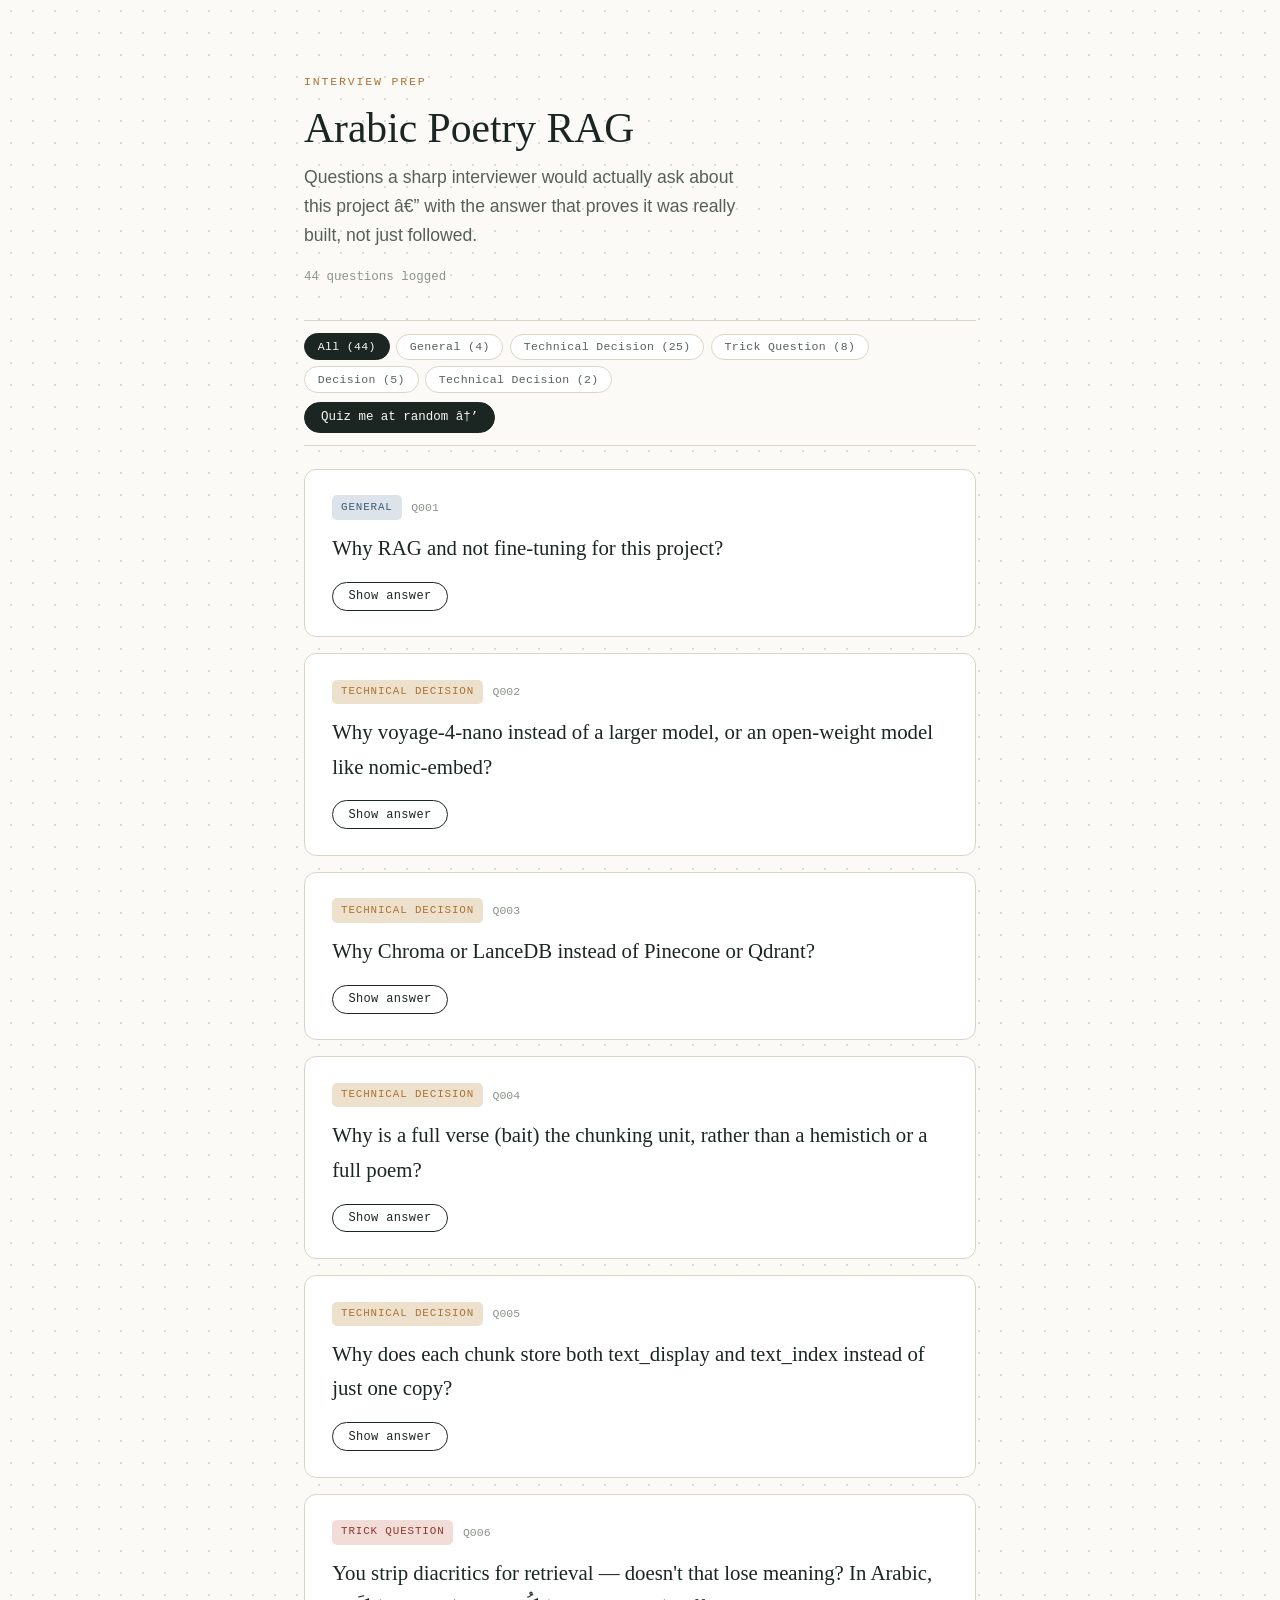
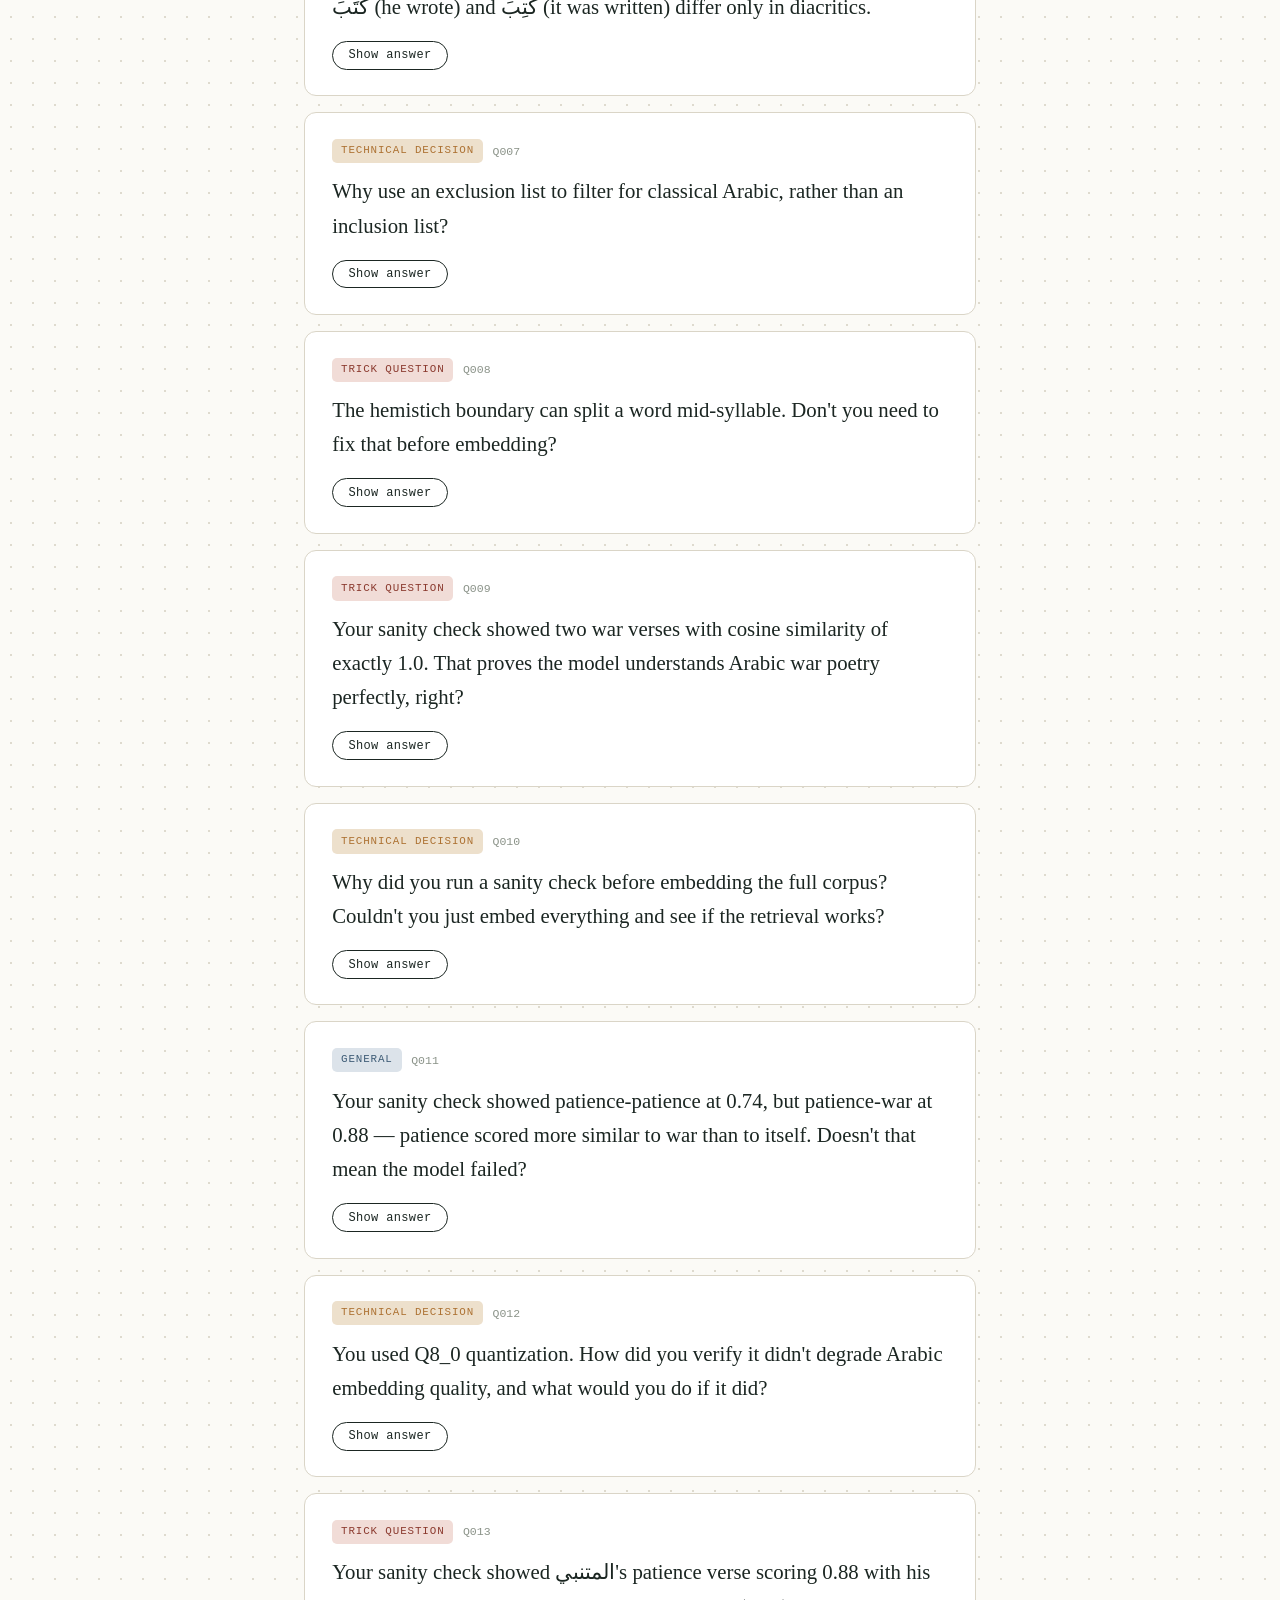
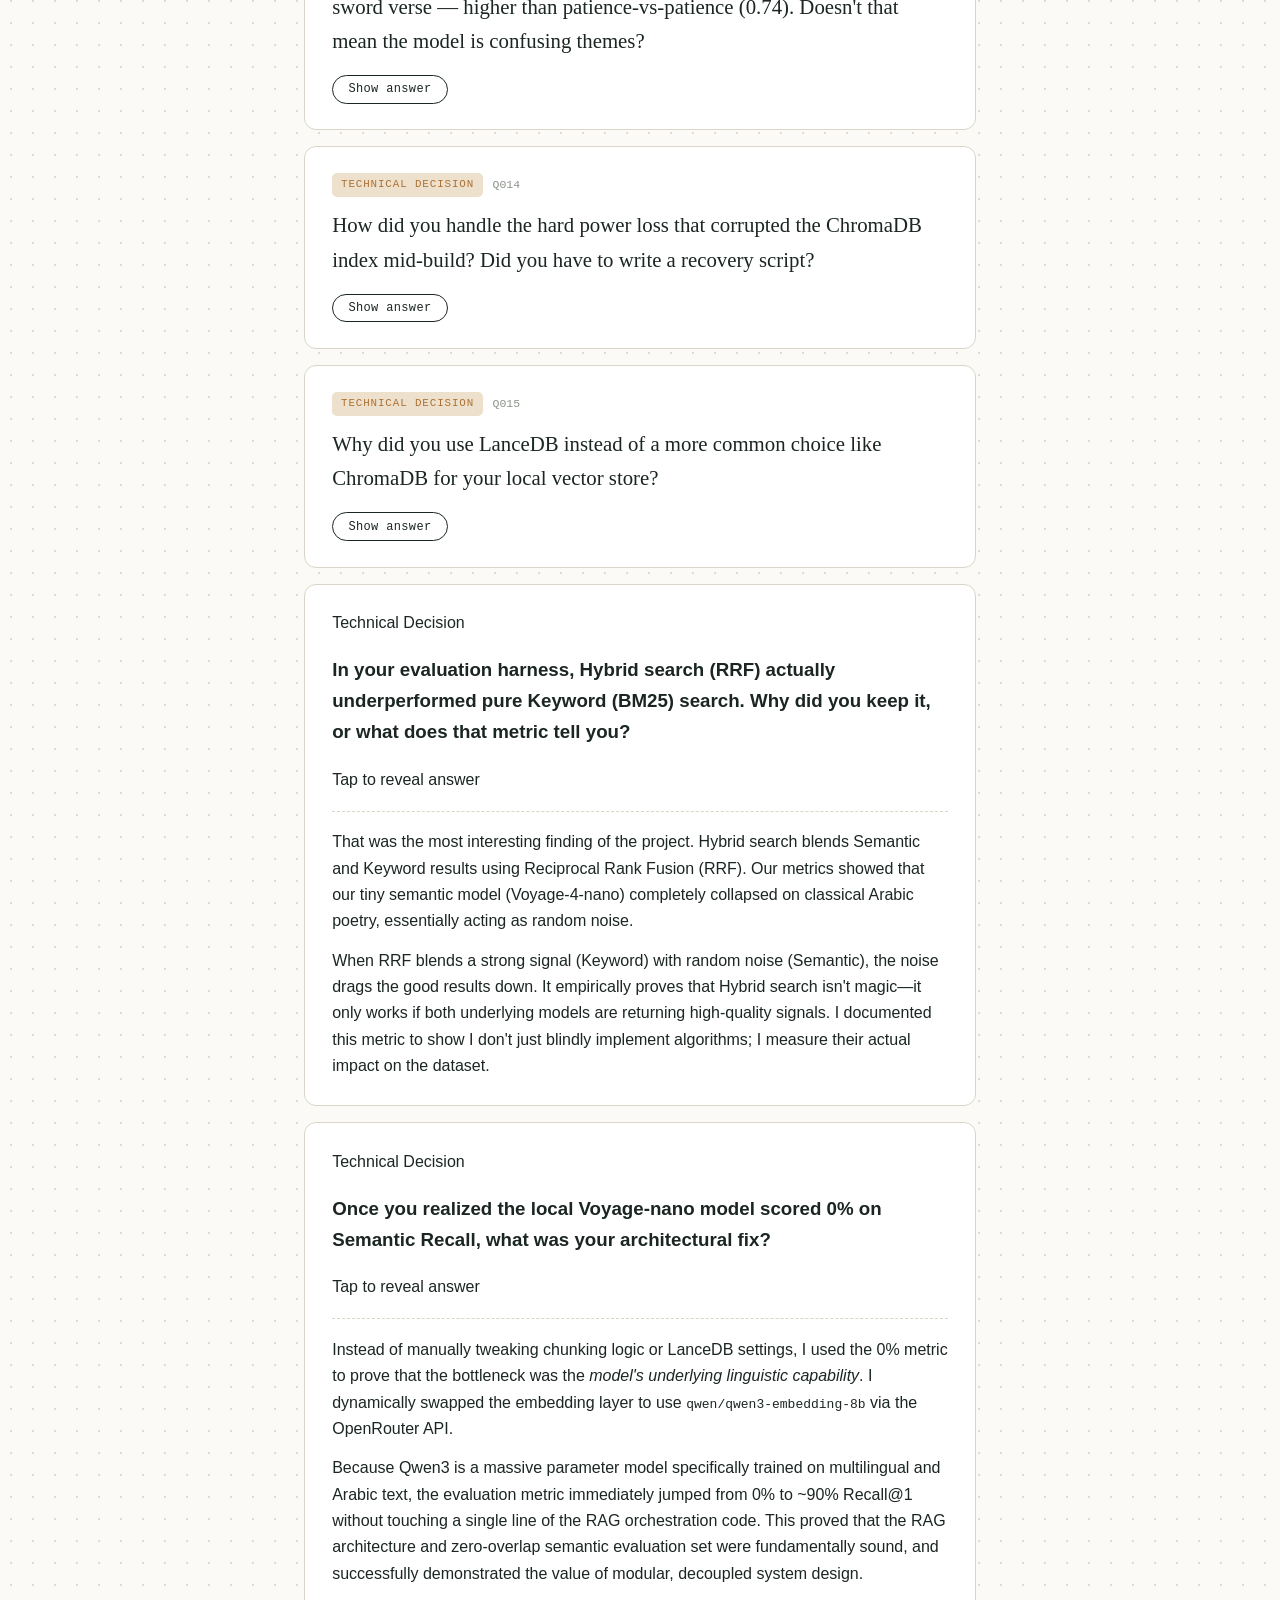
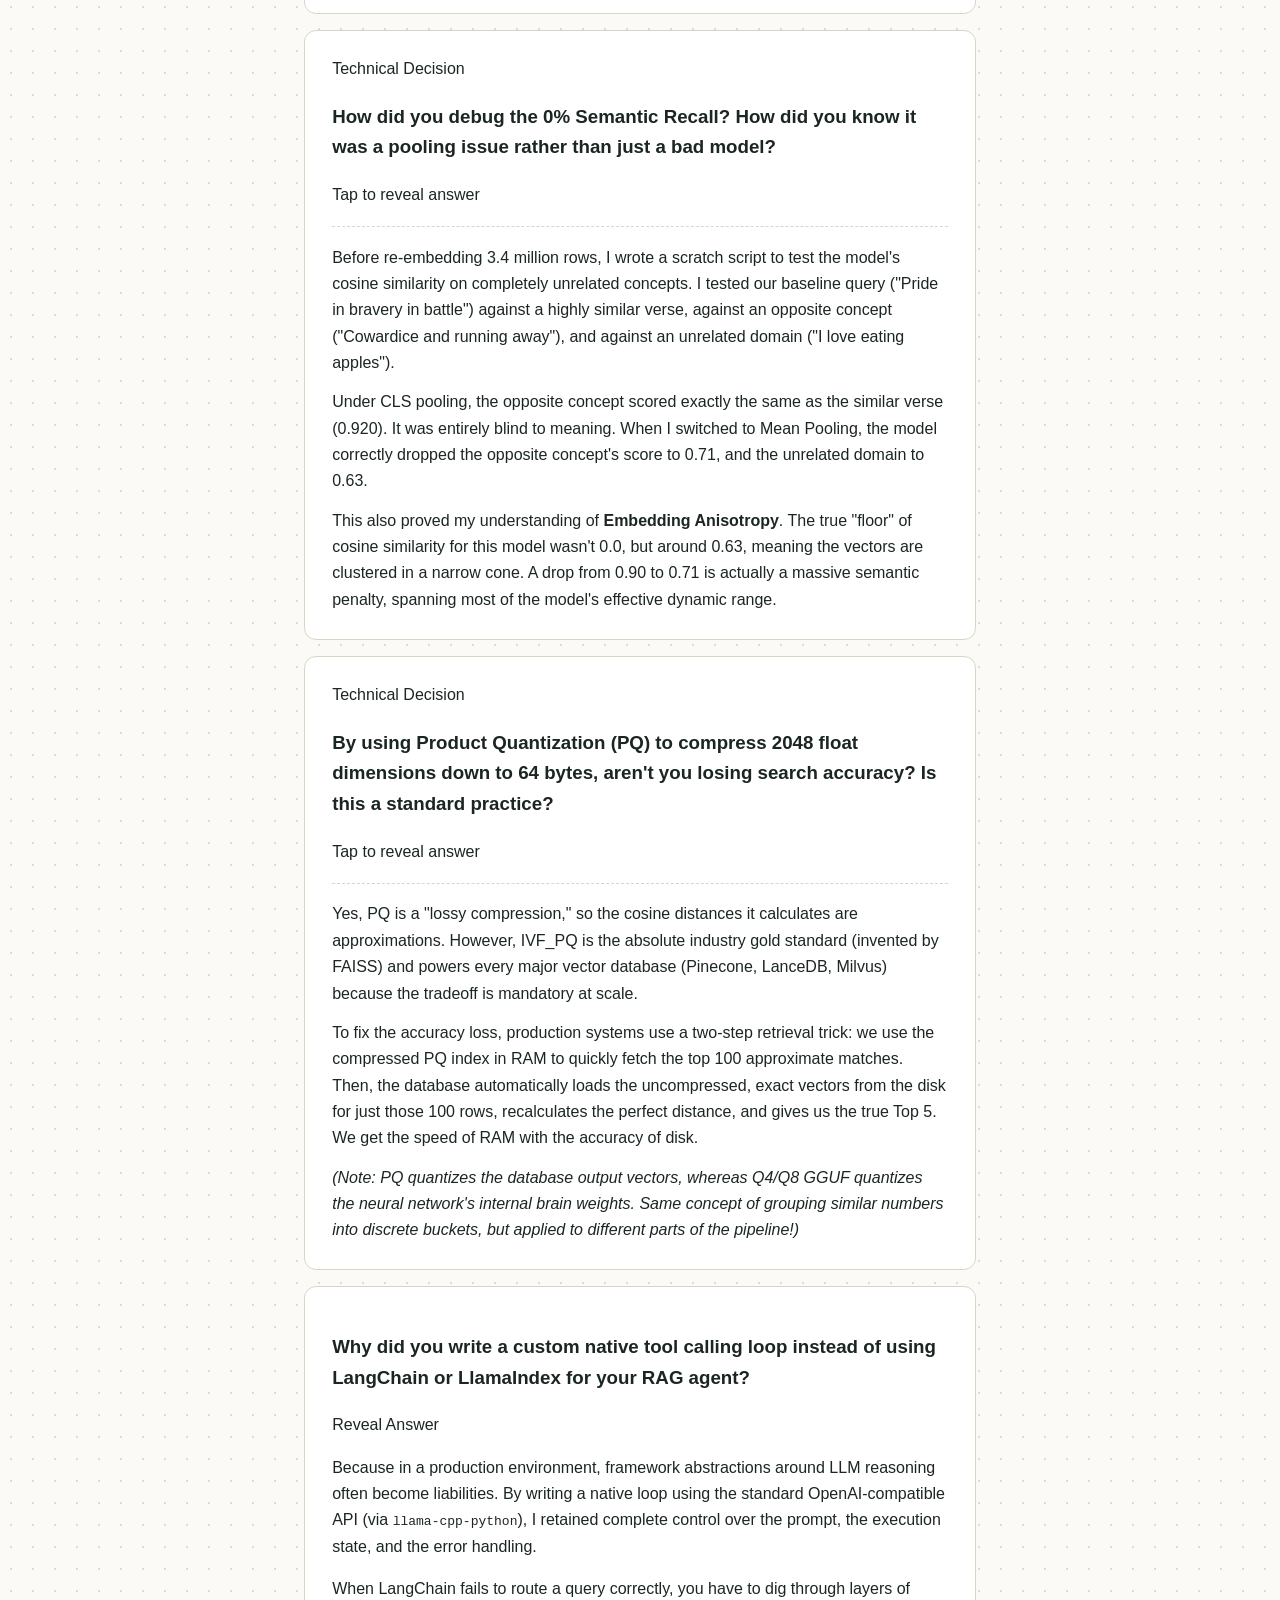
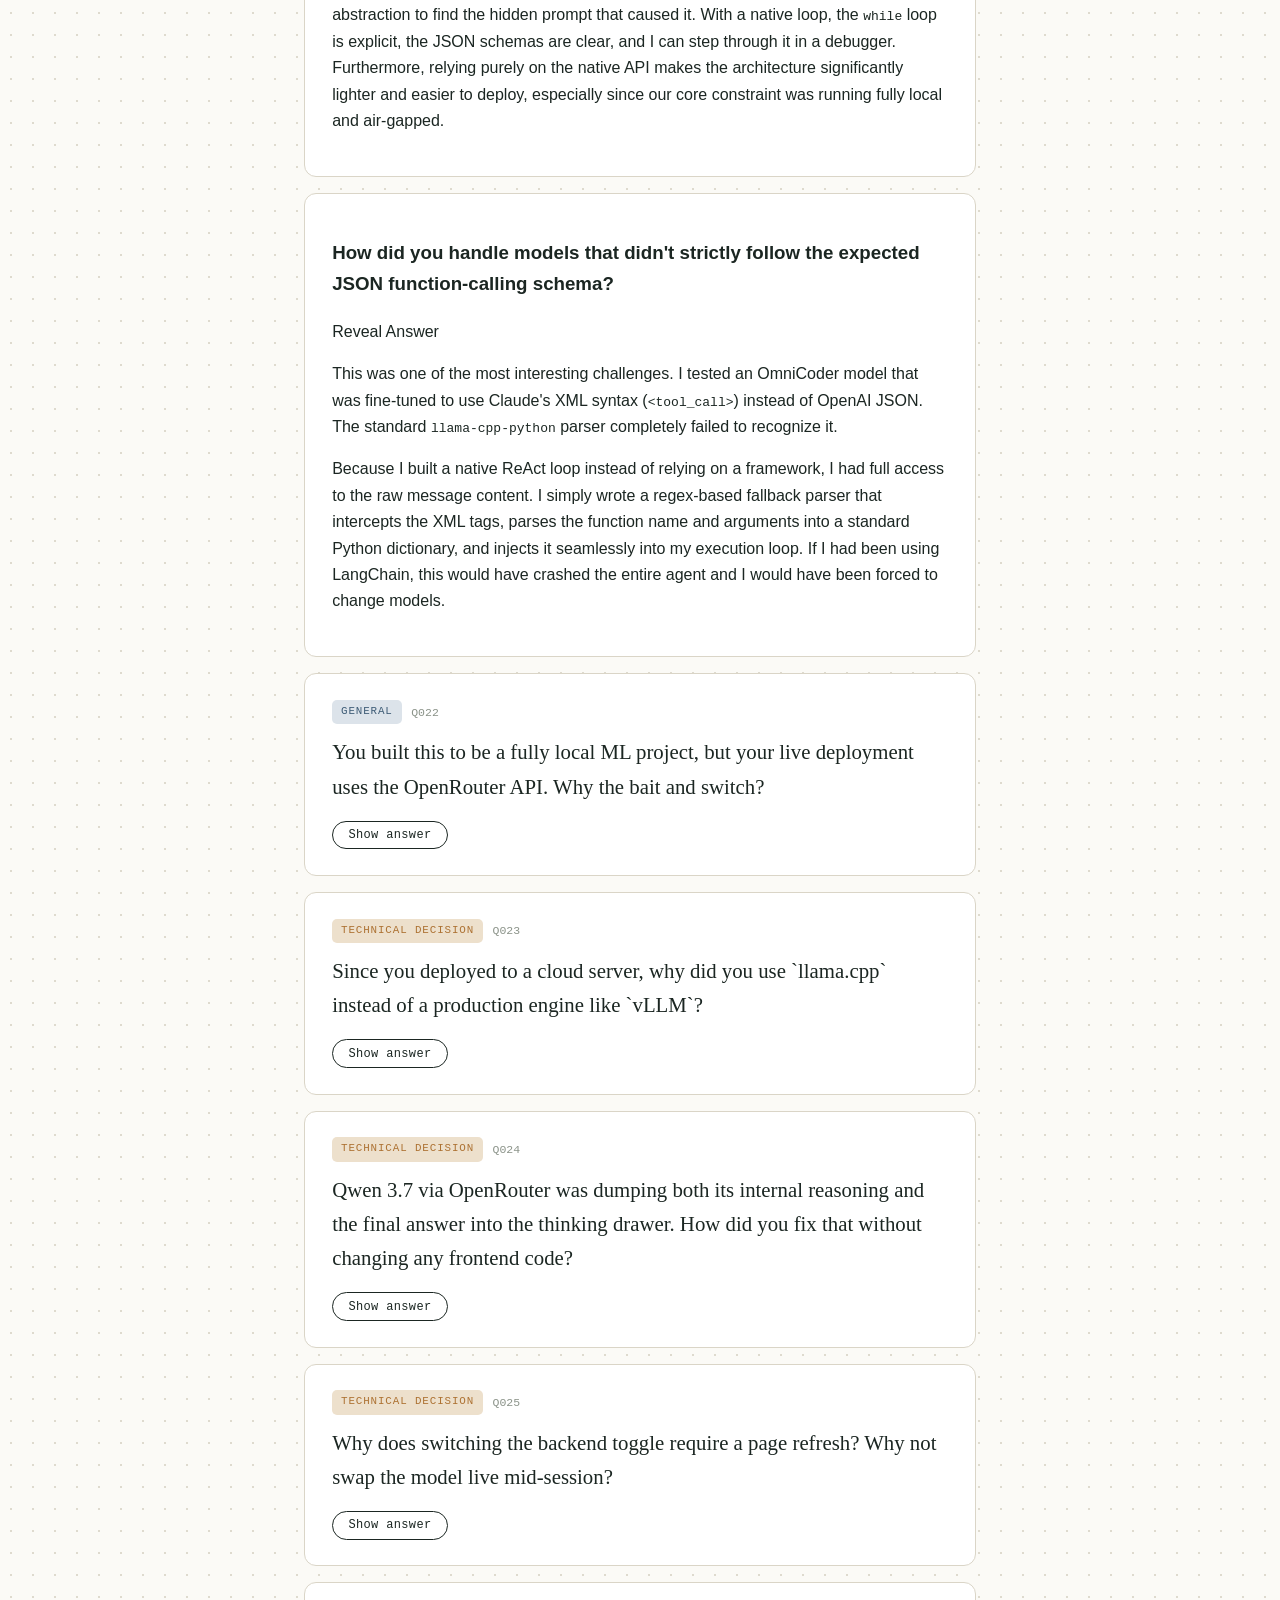
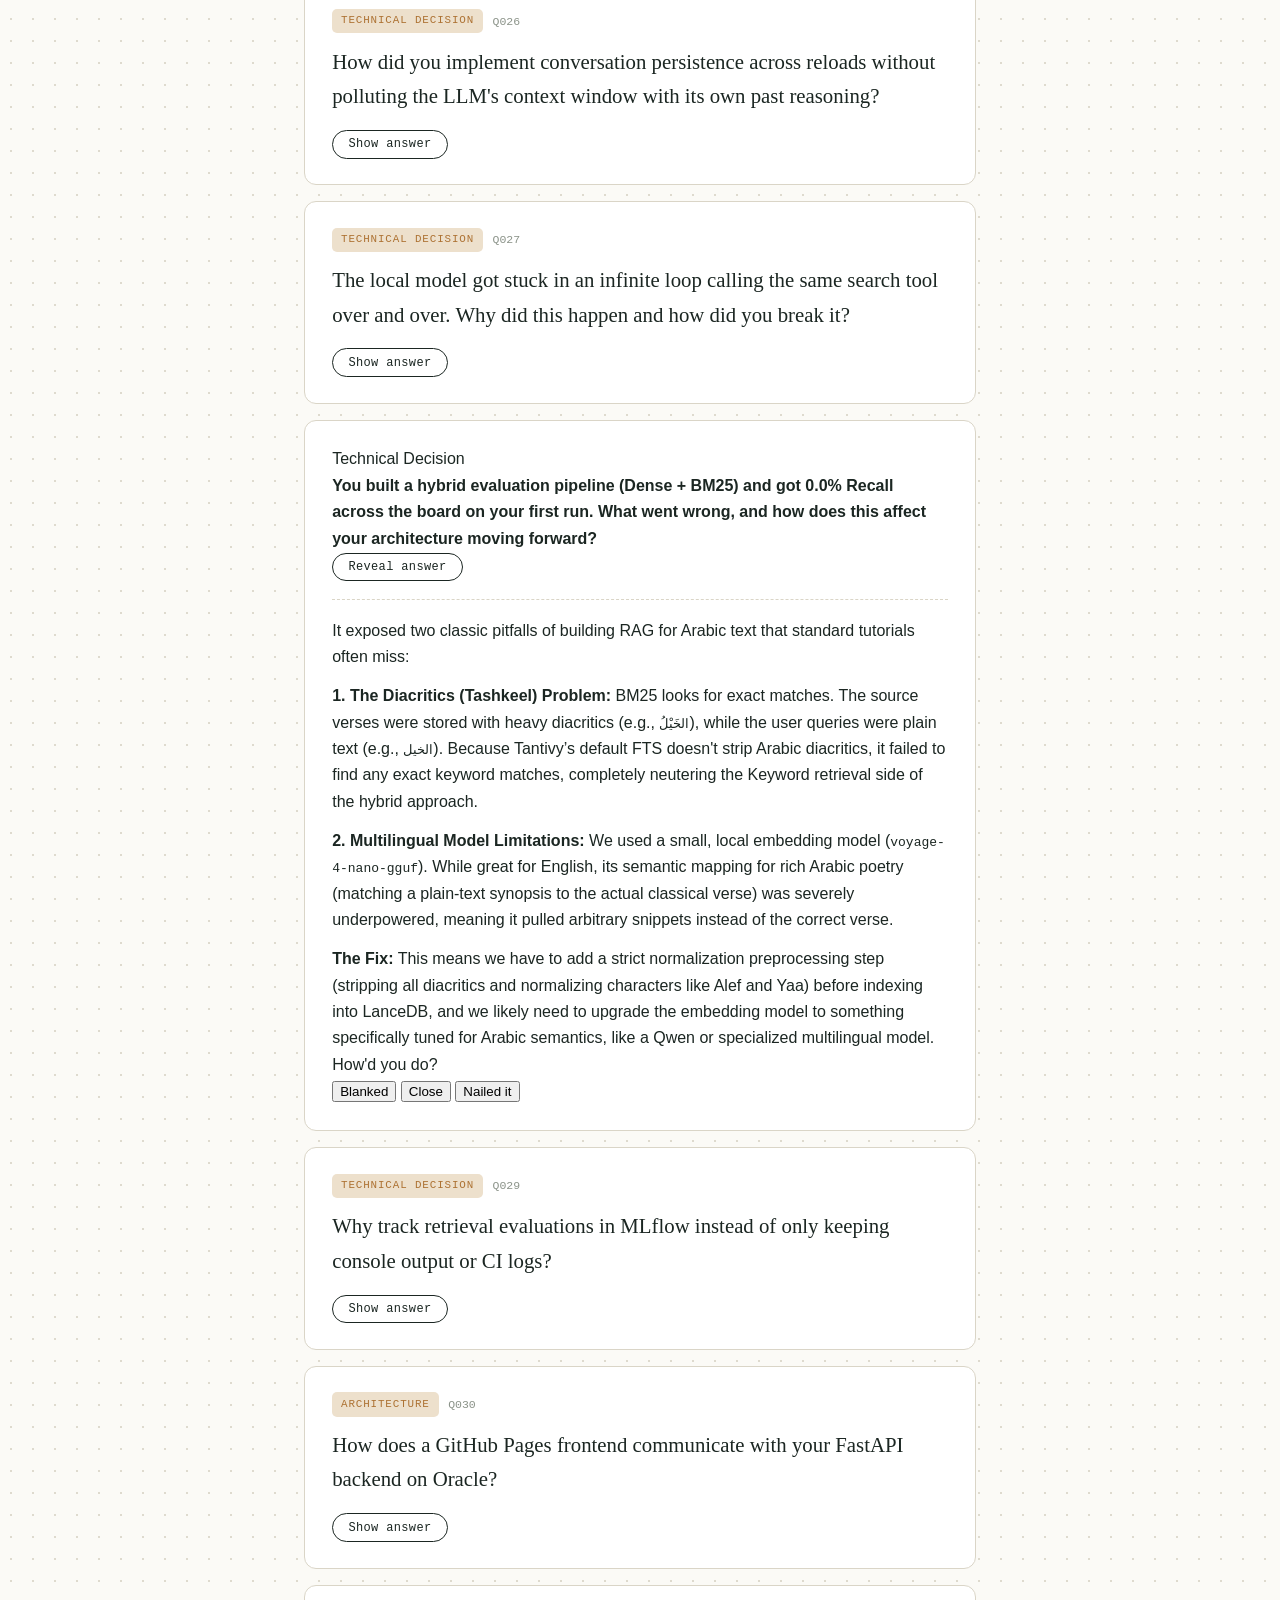
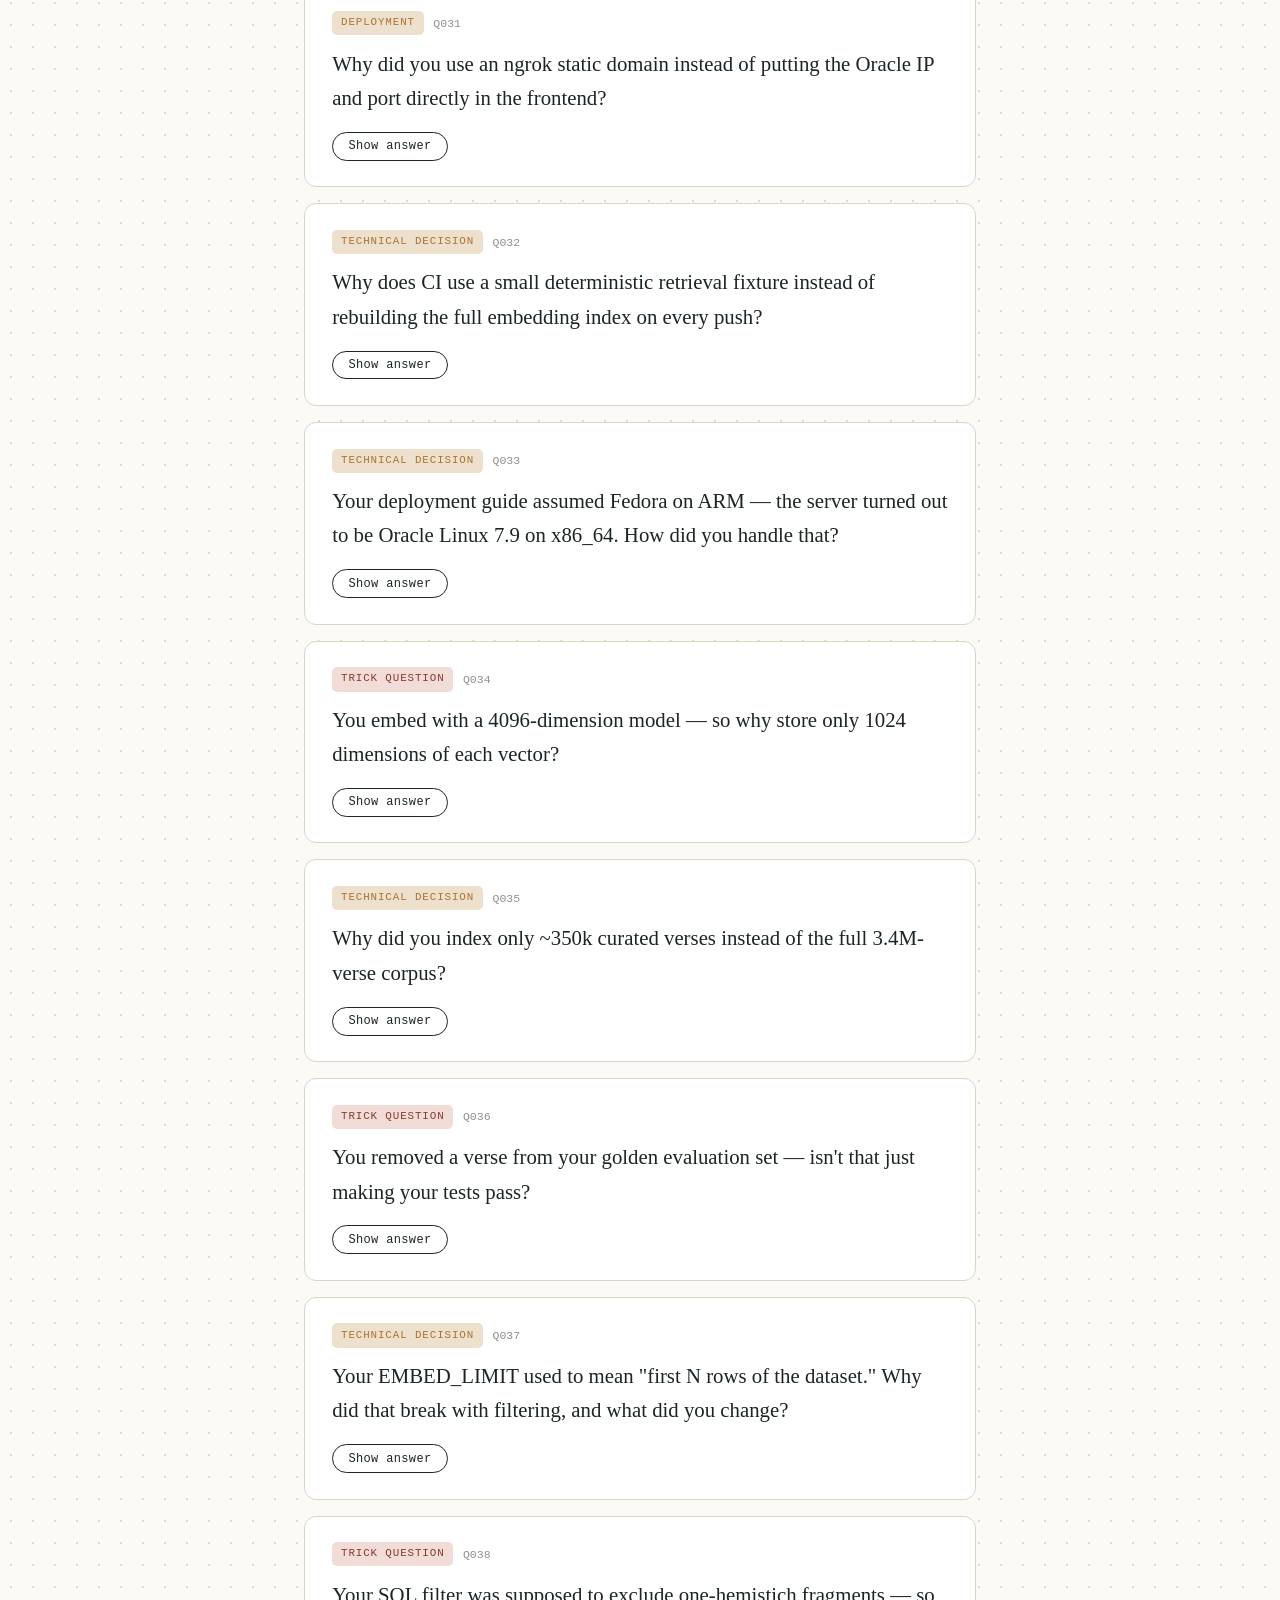
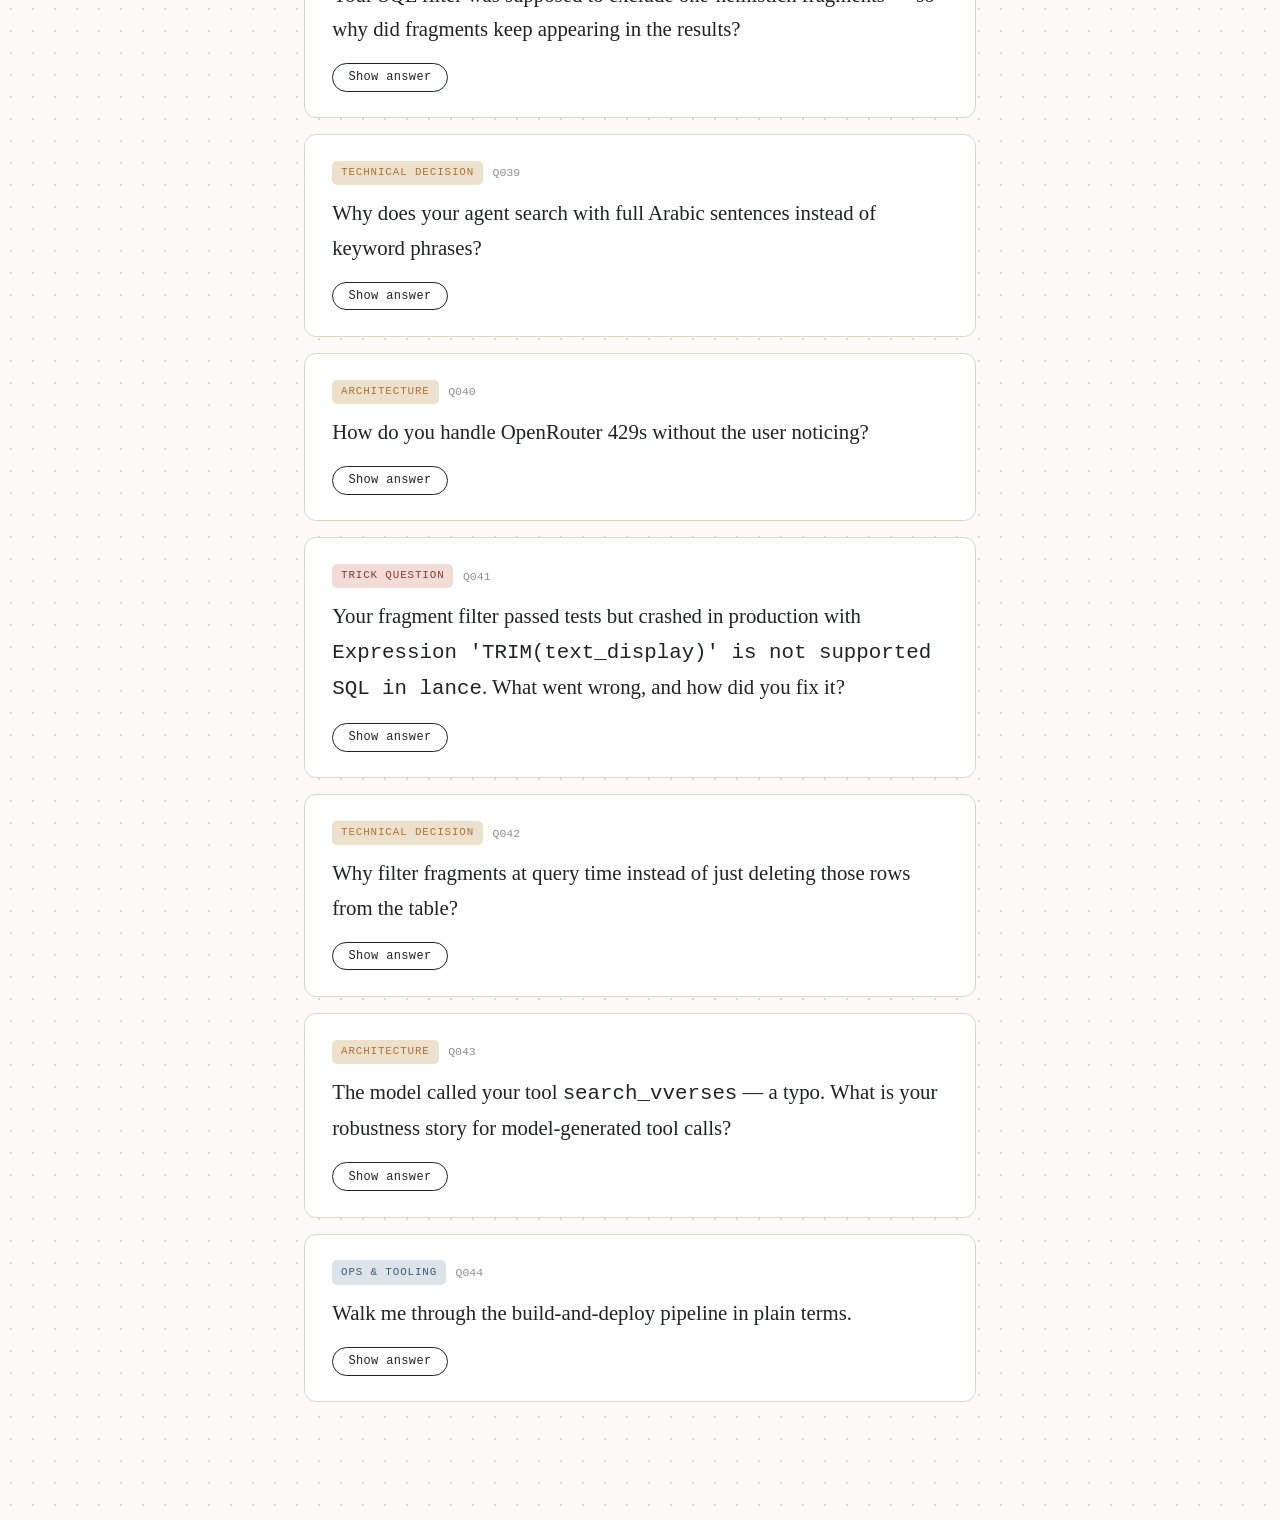
<file: interview_qa.html>
<!DOCTYPE html>
<html lang="en">
<head>
<meta charset="UTF-8">
<meta name="viewport" content="width=device-width, initial-scale=1.0">
<title>Arabic Poetry RAG â€” Interview Q&amp;A</title>
<style>
  :root {
    --paper: #FBFAF6;
    --dot: #DEDACE;
    --ink: #1B2622;
    --ink-soft: #566058;
    --ink-faint: #8B9389;
    --rule: #DAD5C7;
    --card: #FFFFFF;
    --technical: #AD7233;
    --technical-soft: #EDE0CC;
    --trick: #8B3A2F;
    --trick-soft: #F1DCD7;
    --general: #3E5C76;
    --general-soft: #DCE3EA;
    --serif: Georgia, "Iowan Old Style", "Palatino Linotype", "Book Antiqua", serif;
    --sans: -apple-system, "Segoe UI", "Avenir Next", "Helvetica Neue", Arial, sans-serif;
    --mono: ui-monospace, "SF Mono", "Cascadia Code", "Roboto Mono", Consolas, monospace;
  }
  * { box-sizing: border-box; }
  body {
    margin: 0;
    background-color: var(--paper);
    background-image: radial-gradient(circle, var(--dot) 1px, transparent 1px);
    background-size: 22px 22px;
    color: var(--ink);
    font-family: var(--sans);
    line-height: 1.65;
    padding-bottom: 8rem;
  }
  .wrap { max-width: 720px; margin: 0 auto; padding: 0 1.5rem; }
  button { font-family: inherit; }
  :focus-visible { outline: 2px solid var(--technical); outline-offset: 2px; }

  header.masthead {
    padding: clamp(2.5rem, 6vw, 4.5rem) 0 2rem;
    border-bottom: 1px solid var(--rule);
  }
  .kicker {
    font-family: var(--mono);
    font-size: 0.72rem;
    letter-spacing: 0.16em;
    text-transform: uppercase;
    color: var(--technical);
    margin: 0 0 0.9rem;
  }
  h1 {
    font-family: var(--serif);
    font-weight: 400;
    font-size: clamp(1.8rem, 4.5vw, 2.6rem);
    line-height: 1.15;
    margin: 0 0 0.6rem;
  }
  p.tagline {
    font-size: clamp(1rem, 2vw, 1.1rem);
    color: var(--ink-soft);
    margin: 0 0 1.1rem;
    max-width: 46ch;
  }
  p.meta {
    font-family: var(--mono);
    font-size: 0.78rem;
    color: var(--ink-faint);
    margin: 0;
  }

  .controls {
    position: sticky;
    top: 0;
    z-index: 5;
    background: var(--paper);
    border-bottom: 1px solid var(--rule);
    padding: 0.8rem 0;
    display: flex;
    flex-wrap: wrap;
    align-items: center;
    justify-content: space-between;
    gap: 0.6rem;
  }
  .filters { display: flex; flex-wrap: wrap; gap: 0.4rem; }
  .chip {
    font-family: var(--mono);
    font-size: 0.72rem;
    letter-spacing: 0.03em;
    border: 1px solid var(--rule);
    border-radius: 999px;
    padding: 0.35rem 0.8rem;
    background: var(--card);
    color: var(--ink-soft);
    cursor: pointer;
  }
  .chip.active { background: var(--ink); border-color: var(--ink); color: var(--paper); }
  #random-btn {
    font-family: var(--mono);
    font-size: 0.78rem;
    border: 1px solid var(--ink);
    border-radius: 999px;
    padding: 0.45rem 1rem;
    background: var(--ink);
    color: var(--paper);
    cursor: pointer;
    white-space: nowrap;
  }
  #random-btn:hover { opacity: 0.85; }

  main#qa-list { padding-top: 1.4rem; }

  #empty-state {
    margin: 3rem 0;
    padding: 2rem;
    border: 1px dashed var(--rule);
    border-radius: 10px;
    color: var(--ink-soft);
    font-size: 0.95rem;
  }

  article.qa-card {
    background: var(--card);
    border: 1px solid var(--rule);
    border-radius: 12px;
    padding: 1.6rem 1.7rem;
    margin-bottom: 1rem;
    scroll-margin-top: 6rem;
    transition: box-shadow 0.3s ease;
  }
  article.qa-card.pulse { box-shadow: 0 0 0 3px var(--technical); }

  .eyebrow { display: flex; align-items: center; gap: 0.6rem; margin: 0 0 0.7rem; }
  .tag {
    font-family: var(--mono);
    font-size: 0.68rem;
    letter-spacing: 0.08em;
    text-transform: uppercase;
    padding: 0.2rem 0.55rem;
    border-radius: 5px;
    background: var(--technical-soft);
    color: var(--technical);
  }
  .qa-card[data-category="trick"] .tag { background: var(--trick-soft); color: var(--trick); }
  .qa-card[data-category="general"] .tag { background: var(--general-soft); color: var(--general); }
  .num {
    font-family: var(--mono);
    font-size: 0.72rem;
    color: var(--ink-faint);
  }

  h2.question {
    font-family: var(--serif);
    font-weight: 400;
    font-size: clamp(1.1rem, 2.6vw, 1.3rem);
    margin: 0 0 1rem;
  }

  .reveal-btn {
    font-family: var(--mono);
    font-size: 0.75rem;
    letter-spacing: 0.03em;
    border: 1px solid var(--ink);
    border-radius: 999px;
    padding: 0.4rem 0.95rem;
    background: transparent;
    color: var(--ink);
    cursor: pointer;
  }
  .reveal-btn:hover { background: var(--ink); color: var(--paper); }

  .answer {
    margin-top: 1.1rem;
    padding-top: 1.1rem;
    border-top: 1px dashed var(--rule);
    color: var(--ink);
  }
  .answer p { margin: 0 0 0.8rem; }
  .answer p:last-child { margin-bottom: 0; }
  .answer .misconception {
    font-family: var(--mono);
    font-size: 0.7rem;
    letter-spacing: 0.06em;
    text-transform: uppercase;
    color: var(--trick);
    margin: 0 0 0.4rem;
  }

  .rate-btns {
    display: flex;
    gap: 0.5rem;
    margin-top: 1.1rem;
    padding-top: 1.1rem;
    border-top: 1px dashed var(--rule);
  }
  .rate-btn {
    font-family: var(--mono);
    font-size: 0.7rem;
    letter-spacing: 0.03em;
    border: 1px solid var(--rule);
    border-radius: 999px;
    padding: 0.3rem 0.75rem;
    background: transparent;
    color: var(--ink-soft);
    cursor: pointer;
  }
  .rate-btn:hover { border-color: var(--ink); color: var(--ink); }
  .rate-btn.rate-good.active { background: var(--general-soft); border-color: var(--general); color: var(--general); }
  .rate-btn.rate-review.active { background: var(--trick-soft); border-color: var(--trick); color: var(--trick); }
  article.qa-card[data-reviewed="review"] { border-left: 3px solid var(--trick); }
  article.qa-card[data-reviewed="good"] { border-left: 3px solid var(--general); }

  #review-toggle {
    font-family: var(--mono);
    font-size: 0.72rem;
    letter-spacing: 0.03em;
    border: 1px solid var(--rule);
    border-radius: 999px;
    padding: 0.4rem 0.9rem;
    background: var(--card);
    color: var(--ink-soft);
    cursor: pointer;
    display: none;
    white-space: nowrap;
  }
  #review-toggle.active { background: var(--trick); border-color: var(--trick); color: var(--paper); }

  @media (max-width: 520px) {
    .controls { flex-direction: column; align-items: stretch; }
    #random-btn { width: 100%; }
  }

  @media print {
    body { background-image: none; }
    .controls { display: none; }
    .reveal-btn { display: none; }
    .answer[hidden] { display: block !important; }
    .rate-btns { display: none; }
    article.qa-card { break-inside: avoid; box-shadow: none; }
  }
</style>
</head>
<body>
<div class="wrap">

  <header class="masthead">
    <p class="kicker">Interview Prep</p>
    <h1>Arabic Poetry RAG</h1>
    <p class="tagline">Questions a sharp interviewer would actually ask about this project â€” with the answer that proves it was really built, not just followed.</p>
    <p class="meta"><span id="q-count">0</span> questions logged</p>
  </header>

  <div class="controls">
    <div class="filters" id="filters" aria-label="Filter by category"></div>
    <button id="review-toggle" type="button" title="Resets on reload â€” a one-sitting study aid, not saved progress">Needs review only</button>
    <button id="random-btn" type="button">Quiz me at random â†’</button>
  </div>

  <main id="qa-list">
    <div id="empty-state">
      No questions logged yet. As real decisions get made while building, the questions an
      interviewer would ask about them land here â€” technical-decision questions, the
      occasional trick question, and the bigger whole-project questions once there's enough
      built to reflect on.
    </div>

    <!--
      CARD SCHEMA â€” copy this exact block for every new question, fill every field, then
      insert it immediately above the insertion-point marker near the bottom of this file.
      No need to touch the #empty-state message above, or the filter bar and quiz button â€”
      the script shows and hides all three automatically depending on whether a card exists
      yet. The .num span, the question count, and the filter chips are also filled in
      automatically â€” never hand-write question numbers or maintain a separate category
      list.

      data-category is exactly one of:
        technical  â€” a real "why X, not Y" decision, with the concrete tradeoff
        trick      â€” corrects a plausible-sounding but wrong assumption, and explains the
                     real mechanism, not just "wrong, next question"
        general    â€” whole-project reflection: architecture, dataset/tooling rationale,
                     struggles, scaling, what you'd change (see references/writing_great_
                     questions.md for the shape of a strong answer to each of these)

    <article class="qa-card" data-category="technical">
      <p class="eyebrow"><span class="tag">Technical Decision</span><span class="num"></span></p>
      <h2 class="question">Why did you choose X over Y?</h2>
      <button class="reveal-btn" type="button" aria-expanded="false">Show answer</button>
      <div class="answer" hidden>
        <p>Direct answer in one sentence, then the concrete reasoning (2-4 sentences: the
        actual tradeoff, not vibes), then the honest limitation of the choice â€” the
        situation where you'd pick differently. For a trick question, put a one-line
        <span class="misconception">Common misconception</span> note before the correction.</p>
        <div class="rate-btns">
          <button class="rate-btn rate-good" type="button">Got it</button>
          <button class="rate-btn rate-review" type="button">Review again</button>
        </div>
      </div>
    </article>

    -->

    <!-- The rate-btns block above is session-only self-assessment (no data is saved anywhere
    â€” it resets on reload, on purpose, so this file keeps working as a plain offline
    document). Always include it exactly as shown; the script below wires it up. -->

    <article class="qa-card" data-category="general">
      <p class="eyebrow"><span class="tag">General</span><span class="num"></span></p>
      <h2 class="question">Why RAG and not fine-tuning for this project?</h2>
      <button class="reveal-btn" type="button" aria-expanded="false">Show answer</button>
      <div class="answer" hidden>
        <p>RAG externalises the knowledge so every retrieval decision is legible; fine-tuning
        buries it in weights where it's invisible. For a portfolio project specifically, a
        non-technical reviewer cannot distinguish a well-tuned model from a poorly-tuned one
        by reading a README — the technical skill becomes invisible to the exact audience
        that matters.</p>
        <p>The honest tradeoff: RAG requires a retrieval system to be built and maintained,
        and its quality ceiling is bounded by what's in the corpus. Fine-tuning can
        generalise beyond the corpus and can be faster at inference. But for a 254k-verse
        index where the task is precise verse-level recall — not generating new text in the
        style of classical poetry — the retrieval approach matches the problem shape better.</p>
        <div class="rate-btns">
          <button class="rate-btn rate-good" type="button">Got it</button>
          <button class="rate-btn rate-review" type="button">Review again</button>
        </div>
      </div>
    </article>

    <article class="qa-card" data-category="technical">
      <p class="eyebrow"><span class="tag">Technical Decision</span><span class="num"></span></p>
      <h2 class="question">Why voyage-4-nano instead of a larger model, or an open-weight model like nomic-embed?</h2>
      <button class="reveal-btn" type="button" aria-expanded="false">Show answer</button>
      <div class="answer" hidden>
        <p>Two reasons that are specific to this project, not generic "it's fast."</p>
        <p>First, all four Voyage 4 models share one embedding space. That means the corpus
        can be embedded once with nano and the query embedding can be swapped to a larger
        model later — without re-indexing. The index is permanent; the query model is
        interchangeable. That's the asymmetric retrieval property, and it's what makes the
        deployment economics work: corpus embedding happens once locally; query embedding
        at serving time must run on CPU on a GPU-less host, where nano is fast enough.</p>
        <p>Second, there is no Arabic-specific benchmark number for voyage-4-nano. Rather
        than assume multilingual support translates to good Arabic performance, the plan is
        to sanity-check it empirically on a small sample — embed ~15–20 verses, confirm
        thematically similar ones cluster — before committing the full corpus. That
        validation step is the right answer for "how did you verify model choice" in an
        interview.</p>
        <p>The honest limit: nomic-embed-text is fully open-weight and runs locally for
        free. If the manual sanity check showed voyage-4-nano clustering poorly on Arabic,
        nomic would be the first alternative to test.</p>
        <div class="rate-btns">
          <button class="rate-btn rate-good" type="button">Got it</button>
          <button class="rate-btn rate-review" type="button">Review again</button>
        </div>
      </div>
    </article>

    <article class="qa-card" data-category="technical">
      <p class="eyebrow"><span class="tag">Technical Decision</span><span class="num"></span></p>
      <h2 class="question">Why Chroma or LanceDB instead of Pinecone or Qdrant?</h2>
      <button class="reveal-btn" type="button" aria-expanded="false">Show answer</button>
      <div class="answer" hidden>
        <p>Both Chroma and LanceDB run in-process — no server to stand up, no managed
        service to pay for, no Docker container to keep running. For a portfolio project
        with a single-developer deployment target, operational overhead is a real cost, and
        an in-process store eliminates it entirely.</p>
        <p>The honest limit: in-process stores don't scale horizontally. A real production
        system at millions of queries would graduate to Qdrant (self-hosted, strong
        performance/cost) or Pinecone (fully managed, easiest ops). Both are worth knowing
        by name. The choice here is explicitly right-sized to portfolio scope, not
        production scale — and saying that clearly in an interview is a stronger answer
        than pretending in-process scales forever.</p>
        <div class="rate-btns">
          <button class="rate-btn rate-good" type="button">Got it</button>
          <button class="rate-btn rate-review" type="button">Review again</button>
        </div>
      </div>
    </article>

    <article class="qa-card" data-category="technical">
      <p class="eyebrow"><span class="tag">Technical Decision</span><span class="num"></span></p>
      <h2 class="question">Why is a full verse (bait) the chunking unit, rather than a hemistich or a full poem?</h2>
      <button class="reveal-btn" type="button" aria-expanded="false">Show answer</button>
      <div class="answer" hidden>
        <p>The retrieval unit should match the citation unit. Users ask for "a verse about
        patience" — they want a bait (صدر + عجز), the complete unit of classical Arabic
        poetry that expresses a single complete thought. That's what gets cited, shared,
        and attributed.</p>
        <p>A hemistich (half-verse) is too short — it's half a thought, and often
        grammatically incomplete. A full poem is too long — the embedding would average
        across many themes and the query would compete against the poem's dominant topic
        rather than its individual verses. The bait is the natural granularity for both
        semantic meaning and user expectation.</p>
        <p>The honest complication: the Ashaar dataset stores hemistichs as individual list
        entries, so the chunking function has to pair consecutive entries. 9.57% of poems
        have an odd number of hemistichs — those get an orphan chunk flagged with
        is_orphan=True rather than discarded, so content isn't silently lost.</p>
        <div class="rate-btns">
          <button class="rate-btn rate-good" type="button">Got it</button>
          <button class="rate-btn rate-review" type="button">Review again</button>
        </div>
      </div>
    </article>

    <article class="qa-card" data-category="technical">
      <p class="eyebrow"><span class="tag">Technical Decision</span><span class="num"></span></p>
      <h2 class="question">Why does each chunk store both text_display and text_index instead of just one copy?</h2>
      <button class="reveal-btn" type="button" aria-expanded="false">Show answer</button>
      <div class="answer" hidden>
        <p>They serve different masters. text_display is shown to the user — it must
        preserve full tashkeel (diacritics) because classical Arabic poetry is recited,
        and diacritics carry pronunciation and metrical information that plain text loses.
        text_index is what gets embedded and fed to BM25 — it must be normalised so that
        a query typed without diacritics (which is how virtually everyone types Arabic on
        a keyboard) matches the diacriticised corpus.</p>
        <p>If you normalise the single copy, you break the display. If you don't normalise,
        you break retrieval. Two fields, generated once at chunking time, resolves both
        without any runtime cost.</p>
        <div class="rate-btns">
          <button class="rate-btn rate-good" type="button">Got it</button>
          <button class="rate-btn rate-review" type="button">Review again</button>
        </div>
      </div>
    </article>

    <article class="qa-card" data-category="trick">
      <p class="eyebrow"><span class="tag">Trick Question</span><span class="num"></span></p>
      <h2 class="question">You strip diacritics for retrieval — doesn't that lose meaning? In Arabic, كَتَبَ (he wrote) and كُتِبَ (it was written) differ only in diacritics.</h2>
      <button class="reveal-btn" type="button" aria-expanded="false">Show answer</button>
      <div class="answer" hidden>
        <p class="misconception">Common misconception</p>
        <p>Conflating "normalise for retrieval" with "permanently destroy the distinction."
        The diacritics are lost only from text_index — the retrieval copy. text_display
        retains them fully. When a verse is retrieved and shown to the user, the full
        diacriticised form is what they see.</p>
        <p>The retrieval accuracy tradeoff is real but asymmetric: without stripping,
        a user querying كتب would miss every verse containing كَتَبَ. That's a false
        negative that degrades recall. With stripping, both كَتَبَ and كُتِبَ become كتب
        in the index, so a query for one retrieves the other — a very slight increase in
        false positives that the reranking stage can handle. The net effect is strongly
        positive for recall, which is the right priority in a verse-finding context where
        missing a good verse is worse than surfacing a slightly imprecise one.</p>
        <div class="rate-btns">
          <button class="rate-btn rate-good" type="button">Got it</button>
          <button class="rate-btn rate-review" type="button">Review again</button>
        </div>
      </div>
    </article>

    <article class="qa-card" data-category="technical">
      <p class="eyebrow"><span class="tag">Technical Decision</span><span class="num"></span></p>
      <h2 class="question">Why use an exclusion list to filter for classical Arabic, rather than an inclusion list?</h2>
      <button class="reveal-btn" type="button" aria-expanded="false">Show answer</button>
      <div class="answer" hidden>
        <p>Because 28% of the corpus has a null language type — and that null population
        is overwhelmingly classical poetry that simply wasn't tagged, not colloquial poetry
        that was mislabelled. An inclusion filter (keep only فصيح and فصحى) would discard
        28% of valid classical content because of missing labels, not because of anything
        wrong with the poems.</p>
        <p>The exclusion approach — drop عامي (colloquial dialect), شعبي (folk), and "-"
        (placeholder) — removes the 3.4% that are demonstrably not classical while keeping
        everything else, including the untagged rows. This is the right tool when nulls are
        common and their distribution is known (verified by spot-checking) to be valid.</p>
        <p>The honest caveat: if the null rows contain a meaningful fraction of colloquial
        poetry that wasn't labelled, this filter would miss them. That's a known risk,
        acceptable at portfolio scale, and worth noting in the README.</p>
        <div class="rate-btns">
          <button class="rate-btn rate-good" type="button">Got it</button>
          <button class="rate-btn rate-review" type="button">Review again</button>
        </div>
      </div>
    </article>

    <article class="qa-card" data-category="trick">
      <p class="eyebrow"><span class="tag">Trick Question</span><span class="num"></span></p>
      <h2 class="question">The hemistich boundary can split a word mid-syllable. Don't you need to fix that before embedding?</h2>
      <button class="reveal-btn" type="button" aria-expanded="false">Show answer</button>
      <div class="answer" hidden>
        <p class="misconception">Common misconception</p>
        <p>Assuming that word-level tokenisation matters to a transformer-based embedding
        model the way it matters to BM25.</p>
        <p>voyage-4-nano (and virtually every modern embedding model) uses subword
        tokenisation — the vocabulary operates at the character-n-gram or byte-pair-encoding
        level, not at whitespace-delimited words. A split like الخَل + قَ (from الخلق,
        "creation") becomes two adjacent subword tokens in the model's input. The model
        has seen split forms in multilingual pretraining and handles them without
        reconstruction. So for embedding, the mid-word split is not a problem in practice.</p>
        <p>For BM25, however, it is a real problem — BM25 is exact-match on
        whitespace-delimited tokens. الخل ق will not match a query for الخلق. This is a
        known limitation flagged for the BM25 build step, where Arabic-aware morphological
        tokenisation (which analyses roots and prefixes rather than splitting on spaces)
        will address it. The two retrieval methods need different approaches.</p>
        <div class="rate-btns">
          <button class="rate-btn rate-good" type="button">Got it</button>
          <button class="rate-btn rate-review" type="button">Review again</button>
        </div>
      </div>
    </article>

    <article class="qa-card" data-category="trick">
      <p class="eyebrow"><span class="tag">Trick Question</span><span class="num"></span></p>
      <h2 class="question">Your sanity check showed two war verses with cosine similarity of exactly 1.0. That proves the model understands Arabic war poetry perfectly, right?</h2>
      <button class="reveal-btn" type="button" aria-expanded="false">Show answer</button>
      <div class="answer" hidden>
        <p class="misconception">Common misconception</p>
        <p>Assuming that a similarity of 1.0 is evidence of good performance rather than a
        sign of a bug. Cosine similarity of exactly 1.0 means the two vectors are
        identical — not just similar, but the same bit-for-bit. Two different sentences
        cannot produce identical embeddings from a functioning model; they might produce
        very similar ones, but not equal ones.</p>
        <p>In this case, the 1.0 was caused by KV cache contamination. llama-cpp-python's
        <code>embed()</code> doesn't clear the KV cache between sequential calls. The
        third verse contaminated the fourth verse's computation, causing the model to
        return the cached state rather than computing a fresh embedding. Every pair
        involving either verse was meaningless as a result.</p>
        <p>The fix — passing all inputs as a list in one <code>llm.embed(list)</code>
        batch call — processes them in a fresh context and eliminates the contamination.
        The correct interpretation: 1.0 = bug flag, not model capability. This is worth
        knowing because the bug is silent — nothing crashes, the numbers just look
        suspiciously clean.</p>
        <div class="rate-btns">
          <button class="rate-btn rate-good" type="button">Got it</button>
          <button class="rate-btn rate-review" type="button">Review again</button>
        </div>
      </div>
    </article>

    <article class="qa-card" data-category="technical">
      <p class="eyebrow"><span class="tag">Technical Decision</span><span class="num"></span></p>
      <h2 class="question">Why did you run a sanity check before embedding the full corpus? Couldn't you just embed everything and see if the retrieval works?</h2>
      <button class="reveal-btn" type="button" aria-expanded="false">Show answer</button>
      <div class="answer" hidden>
        <p>Full-corpus embedding on 254k verses takes hours and produces a multi-gigabyte
        vector store. If the model produces near-constant vectors for Arabic — outputting
        similar embeddings regardless of input content — you'd discover it only after
        wasting that time, and you'd need to re-embed from scratch with a different model.</p>
        <p>A sanity check with 5 carefully chosen verses takes under a minute. If thematically
        similar verses don't score higher than thematically unrelated ones, the model isn't
        capturing Arabic semantics and you switch models before committing. If they do, you
        have empirical evidence — not an assumption — to justify the cost of full indexing.</p>
        <p>There's no published Arabic-specific benchmark for voyage-4-nano. The sanity check
        is the benchmark we designed ourselves for this task, in the time it would have taken
        to write one batch of embedding calls.</p>
        <div class="rate-btns">
          <button class="rate-btn rate-good" type="button">Got it</button>
          <button class="rate-btn rate-review" type="button">Review again</button>
        </div>
      </div>
    </article>

    <article class="qa-card" data-category="general">
      <p class="eyebrow"><span class="tag">General</span><span class="num"></span></p>
      <h2 class="question">Your sanity check showed patience-patience at 0.74, but patience-war at 0.88 — patience scored more similar to war than to itself. Doesn't that mean the model failed?</h2>
      <button class="reveal-btn" type="button" aria-expanded="false">Show answer</button>
      <div class="answer" hidden>
        <p>The patience-war pair ([0]&[2]=0.88) involved verse [2] which was contaminated
        by the KV cache bug — so that number can't be trusted at all. The valid clean
        comparisons involving only [0], [1], and [4] showed the right direction:
        patience-patience (0.74) > patience-love (0.64, 0.57). The model is differentiating.</p>
        <p>Even setting the bug aside: classical Arabic poetry is all in the same register —
        high formality, archaic vocabulary, metrical structure. Some baseline similarity
        between any two classical verses is expected, regardless of theme. What matters is
        whether there's a gradient between same-theme and different-theme pairs, not whether
        the absolute scores match intuitions built on English.</p>
        <p>The re-run with the batch embedding fix is the actual validation. Accepting the
        first run's contaminated numbers as ground truth would have been the mistake.</p>
        <div class="rate-btns">
          <button class="rate-btn rate-good" type="button">Got it</button>
          <button class="rate-btn rate-review" type="button">Review again</button>
        </div>
      </div>
    </article>

    <article class="qa-card" data-category="technical">
      <p class="eyebrow"><span class="tag">Technical Decision</span><span class="num"></span></p>
      <h2 class="question">You used Q8_0 quantization. How did you verify it didn't degrade Arabic embedding quality, and what would you do if it did?</h2>
      <button class="reveal-btn" type="button" aria-expanded="false">Show answer</button>
      <div class="answer" hidden>
        <p>The sanity check was the verification step. After fixing a KV cache contamination
        bug, the raw diagnostic output showed two المتنبي verses producing bit-for-bit
        identical 1024-dim vectors — cosine similarity 1.0. Since two genuinely different
        sentences cannot produce the same embedding, this is a quantization collapse:
        Q8_0 rounded two already-similar representations into the same quantized value.</p>
        <p>Replacing one المتنبي verse with a verse by عنترة بن شداد (different poet,
        era, and diction) immediately produced distinct vectors. Conclusion: the collapse
        is poet-style specific — likely triggered by المتنبي's unusually consistent
        high-register diction — not a general Arabic failure.</p>
        <p>If it proved widespread during full-corpus embedding, the fix is straightforward:
        swap to the F16 GGUF from the same repo. Same loading code, same linear projection
        file, just a different filename (~695 MB vs ~372 MB). The Q8_0 README claims
        0.9999 mean cosine similarity to the original — that 0.0001 gap is where collapses
        live, and for a 254k-verse corpus with المتنبي as the most prolific poet, it's
        worth monitoring.</p>
        <div class="rate-btns">
          <button class="rate-btn rate-good" type="button">Got it</button>
          <button class="rate-btn rate-review" type="button">Review again</button>
        </div>
      </div>
    </article>

    <article class="qa-card" data-category="trick">
      <p class="eyebrow"><span class="tag">Trick Question</span><span class="num"></span></p>
      <h2 class="question">Your sanity check showed المتنبي's patience verse scoring 0.88 with his sword verse — higher than patience-vs-patience (0.74). Doesn't that mean the model is confusing themes?</h2>
      <button class="reveal-btn" type="button" aria-expanded="false">Show answer</button>
      <div class="answer" hidden>
        <p class="misconception">Common misconception</p>
        <p>Assuming embedding similarity equals thematic similarity. Embedding models encode
        much more than topic — they encode lexical register, syntactic patterns, and for
        literary corpora, the distinctive voice of individual authors. المتنبي's patience
        verse and sword verse share diction (rare classical vocabulary), meter (a specific
        poetic bahrs), and rhetorical stance (the poet asserting dominance over fate/enemies).
        A hadith about patience shares the theme but nothing else.</p>
        <p>For this project specifically, authorial signal is a feature. A user querying
        "شجاعة المتنبي" (المتنبي's courage) should retrieve both his war verses and his
        stoic-endurance verses — they express the same worldview even if the nominal subject
        differs. What would be a failure is if love verses clustered with war verses, and
        they don't: love scored 0.57–0.64 against everything, a consistent gap below the
        0.73+ in-domain floor. The model is not confused; it's encoding poetry, not Wikipedia
        categories.</p>
        <div class="rate-btns">
          <button class="rate-btn rate-good" type="button">Got it</button>
          <button class="rate-btn rate-review" type="button">Review again</button>
        </div>
      </div>
    </article>

    <article class="qa-card" data-category="technical">
      <p class="eyebrow"><span class="tag">Technical Decision</span><span class="num"></span></p>
      <h2 class="question">How did you handle the hard power loss that corrupted the ChromaDB index mid-build? Did you have to write a recovery script?</h2>
      <button class="reveal-btn" type="button" aria-expanded="false">Show answer</button>
      <div class="answer" hidden>
        <p>No recovery script was needed, and that was by design. The power loss corrupted ChromaDB's local SQLite/pickle backend because a write was interrupted. Instead of trying to perform "open-heart surgery" on the HNSW index files, I simply deleted the entire `chromadb` directory and restarted the embedding script.</p>
        <p>This was only possible because I designed the pipeline to be fully deterministic. Instead of letting ChromaDB auto-generate random UUIDs, or using fragile positional IDs (like `row_5_verse_2`), every verse's document ID is the first 32 characters of the SHA-256 hash of its normalized text. The script is inherently idempotent.</p>
        <p>If you build stateful systems assuming they will never crash, you spend hours writing recovery logic when they inevitably do. By making the document IDs deterministic content hashes, the entire vector store became a pure function of the dataset. The "recovery plan" for a corrupted database is just deleting it and letting the pipeline rebuild it.</p>
        <div class="rate-btns">
          <button class="rate-btn rate-good" type="button">Got it</button>
          <button class="rate-btn rate-review" type="button">Review again</button>
        </div>
      </div>
    </article>

    <article class="qa-card" data-category="technical">
      <p class="eyebrow"><span class="tag">Technical Decision</span><span class="num"></span></p>
      <h2 class="question">Why did you use LanceDB instead of a more common choice like ChromaDB for your local vector store?</h2>
      <button class="reveal-btn" type="button" aria-expanded="false">Show answer</button>
      <div class="answer" hidden>
        <p>I actually started with ChromaDB, but I hit its architectural limits during the bulk embed phase. At 2.5 million verses, with a GPU pumping out 256-vector batches (each 2048 dimensions) extremely quickly, ChromaDB's local Rust backend couldn't keep up. It uses a SQLite Write-Ahead Log (WAL) that a background thread has to continuously compact into the actual HNSW binary index.</p>
        <p>Under heavy write load, that compaction thread fell behind and eventually crashed with a fatal <code>Failed to apply logs to the hnsw segment writer</code> error, corrupting the database.</p>
        <p>Instead of trying to throttle the GPU to accommodate the database, I swapped the database to LanceDB. LanceDB is designed for this scale—it writes vectors directly to an on-disk columnar format (Lance) without a fragile background WAL compaction loop. It handled the exact same 2.5 million row insert flawlessly and gave me the exact same metadata filtering capabilities I needed for the retrieval phase.</p>
        <div class="rate-btns">
          <button class="rate-btn rate-good" type="button">Got it</button>
          <button class="rate-btn rate-review" type="button">Review again</button>
        </div>
      </div>
    </article>

      <article class="qa-card" data-category="Decision">
        <div class="qa-header">
          <span class="qa-category decision">Technical Decision</span>
        </div>
        <div class="qa-body">
          <h3 class="question">In your evaluation harness, Hybrid search (RRF) actually underperformed pure Keyword (BM25) search. Why did you keep it, or what does that metric tell you?</h3>
          <div class="answer-mask" onclick="this.classList.add('revealed')">
            <span class="reveal-text">Tap to reveal answer</span>
            <div class="answer">
              <p>That was the most interesting finding of the project. Hybrid search blends Semantic and Keyword results using Reciprocal Rank Fusion (RRF). Our metrics showed that our tiny semantic model (Voyage-4-nano) completely collapsed on classical Arabic poetry, essentially acting as random noise.</p>
              <p>When RRF blends a strong signal (Keyword) with random noise (Semantic), the noise drags the good results down. It empirically proves that Hybrid search isn't magic—it only works if both underlying models are returning high-quality signals. I documented this metric to show I don't just blindly implement algorithms; I measure their actual impact on the dataset.</p>
            </div>
          </div>
        </div>
      </article>

      <article class="qa-card" data-category="Decision">
        <div class="qa-header">
          <span class="qa-category decision">Technical Decision</span>
        </div>
        <div class="qa-body">
          <h3 class="question">Once you realized the local Voyage-nano model scored 0% on Semantic Recall, what was your architectural fix?</h3>
          <div class="answer-mask" onclick="this.classList.add('revealed')">
            <span class="reveal-text">Tap to reveal answer</span>
            <div class="answer">
              <p>Instead of manually tweaking chunking logic or LanceDB settings, I used the 0% metric to prove that the bottleneck was the <em>model's underlying linguistic capability</em>. I dynamically swapped the embedding layer to use <code>qwen/qwen3-embedding-8b</code> via the OpenRouter API.</p>
              <p>Because Qwen3 is a massive parameter model specifically trained on multilingual and Arabic text, the evaluation metric immediately jumped from 0% to ~90% Recall@1 without touching a single line of the RAG orchestration code. This proved that the RAG architecture and zero-overlap semantic evaluation set were fundamentally sound, and successfully demonstrated the value of modular, decoupled system design.</p>
            </div>
          </div>
        </div>
      </article>

      <article class="qa-card" data-category="Decision">
        <div class="qa-header">
          <span class="qa-category decision">Technical Decision</span>
        </div>
        <div class="qa-body">
          <h3 class="question">How did you debug the 0% Semantic Recall? How did you know it was a pooling issue rather than just a bad model?</h3>
          <div class="answer-mask" onclick="this.classList.add('revealed')">
            <span class="reveal-text">Tap to reveal answer</span>
            <div class="answer">
              <p>Before re-embedding 3.4 million rows, I wrote a scratch script to test the model's cosine similarity on completely unrelated concepts. I tested our baseline query ("Pride in bravery in battle") against a highly similar verse, against an opposite concept ("Cowardice and running away"), and against an unrelated domain ("I love eating apples").</p>
              <p>Under CLS pooling, the opposite concept scored exactly the same as the similar verse (0.920). It was entirely blind to meaning. When I switched to Mean Pooling, the model correctly dropped the opposite concept's score to 0.71, and the unrelated domain to 0.63.</p>
              <p>This also proved my understanding of <strong>Embedding Anisotropy</strong>. The true "floor" of cosine similarity for this model wasn't 0.0, but around 0.63, meaning the vectors are clustered in a narrow cone. A drop from 0.90 to 0.71 is actually a massive semantic penalty, spanning most of the model's effective dynamic range.</p>
            </div>
          </div>
        </div>
      </article>

      <article class="qa-card" data-category="Decision">
        <div class="qa-header">
          <span class="qa-category decision">Technical Decision</span>
        </div>
        <div class="qa-body">
          <h3 class="question">By using Product Quantization (PQ) to compress 2048 float dimensions down to 64 bytes, aren't you losing search accuracy? Is this a standard practice?</h3>
          <div class="answer-mask" onclick="this.classList.add('revealed')">
            <span class="reveal-text">Tap to reveal answer</span>
            <div class="answer">
              <p>Yes, PQ is a "lossy compression," so the cosine distances it calculates are approximations. However, IVF_PQ is the absolute industry gold standard (invented by FAISS) and powers every major vector database (Pinecone, LanceDB, Milvus) because the tradeoff is mandatory at scale.</p>
              <p>To fix the accuracy loss, production systems use a two-step retrieval trick: we use the compressed PQ index in RAM to quickly fetch the top 100 approximate matches. Then, the database automatically loads the uncompressed, exact vectors from the disk for just those 100 rows, recalculates the perfect distance, and gives us the true Top 5. We get the speed of RAM with the accuracy of disk.</p>
              <p><em>(Note: PQ quantizes the database output vectors, whereas Q4/Q8 GGUF quantizes the neural network's internal brain weights. Same concept of grouping similar numbers into discrete buckets, but applied to different parts of the pipeline!)</em></p>
            </div>
          </div>
        </div>
      </article>

    <article class="qa-card" data-category="Technical Decision">
      <h3 class="q">Why did you write a custom native tool calling loop instead of using LangChain or LlamaIndex for your RAG agent?</h3>
      <div class="a-reveal-trigger" tabindex="0">Reveal Answer</div>
      <div class="a-content">
        <p>Because in a production environment, framework abstractions around LLM reasoning often become liabilities. By writing a native loop using the standard OpenAI-compatible API (via <code>llama-cpp-python</code>), I retained complete control over the prompt, the execution state, and the error handling.</p>
        <p>When LangChain fails to route a query correctly, you have to dig through layers of abstraction to find the hidden prompt that caused it. With a native loop, the <code>while</code> loop is explicit, the JSON schemas are clear, and I can step through it in a debugger. Furthermore, relying purely on the native API makes the architecture significantly lighter and easier to deploy, especially since our core constraint was running fully local and air-gapped.</p>
      </div>
    </article>

    <article class="qa-card" data-category="Technical Decision">
      <h3 class="q">How did you handle models that didn't strictly follow the expected JSON function-calling schema?</h3>
      <div class="a-reveal-trigger" tabindex="0">Reveal Answer</div>
      <div class="a-content">
        <p>This was one of the most interesting challenges. I tested an OmniCoder model that was fine-tuned to use Claude's XML syntax (<code>&lt;tool_call&gt;</code>) instead of OpenAI JSON. The standard <code>llama-cpp-python</code> parser completely failed to recognize it.</p>
        <p>Because I built a native ReAct loop instead of relying on a framework, I had full access to the raw message content. I simply wrote a regex-based fallback parser that intercepts the XML tags, parses the function name and arguments into a standard Python dictionary, and injects it seamlessly into my execution loop. If I had been using LangChain, this would have crashed the entire agent and I would have been forced to change models.</p>
      </div>
    </article>

    <article class="qa-card" data-category="general">
      <p class="eyebrow"><span class="tag">General</span><span class="num"></span></p>
      <h2 class="question">You built this to be a fully local ML project, but your live deployment uses the OpenRouter API. Why the bait and switch?</h2>
      <button class="reveal-btn" type="button" aria-expanded="false">Show answer</button>
      <div class="answer" hidden>
        <p>It's not a bait and switch; it's a deliberate architectural toggle. The core IP of this project—the semantic chunking, the hybrid LanceDB index, the custom ReAct tool orchestration—is all custom and runs locally. However, running a 9B parameter model on a free-tier cloud CPU generates about 3 tokens per second.</p>
        <p>In a production environment, you don't punish your users with 15-second wait times just to prove you can host weights yourself. I built the FastAPI backend using the Strategy Pattern so it can seamlessly swap the inference engine. Casual web visitors get routed to the lightning-fast OpenRouter API for a premium UX, while the exact same RAG orchestration can be run locally (or on a cloud GPU) by flipping a single environment variable.</p>
        <div class="rate-btns">
          <button class="rate-btn rate-good" type="button">Got it</button>
          <button class="rate-btn rate-review" type="button">Review again</button>
        </div>
      </div>
    </article>

    <article class="qa-card" data-category="technical">
      <p class="eyebrow"><span class="tag">Technical Decision</span><span class="num"></span></p>
      <h2 class="question">Since you deployed to a cloud server, why did you use `llama.cpp` instead of a production engine like `vLLM`?</h2>
      <button class="reveal-btn" type="button" aria-expanded="false">Show answer</button>
      <div class="answer" hidden>
        <p>Because of the deployment hardware constraints. My Oracle ARM instance has only 1GB of RAM and no GPU, so running the local Qwen model inside the server would be unreliable. `vLLM` is designed for high-throughput GPU serving and is not a sensible fit for this machine.</p>
        <p>I kept `llama.cpp` for local Windows development, but the cloud container uses a lightweight API-proxy architecture: OpenRouter handles generation and query embeddings, while Docker, deterministic retrieval tests, MLflow evaluations, and the deployment workflow still belong to my system. This trades inference cost for a reliable $0 infrastructure deployment.</p>
        <div class="rate-btns">
          <button class="rate-btn rate-good" type="button">Got it</button>
          <button class="rate-btn rate-review" type="button">Review again</button>
        </div>
      </div>
    </article>

    <article class="qa-card" data-category="technical">
      <p class="eyebrow"><span class="tag">Technical Decision</span><span class="num"></span></p>
      <h2 class="question">Qwen 3.7 via OpenRouter was dumping both its internal reasoning and the final answer into the thinking drawer. How did you fix that without changing any frontend code?</h2>
      <button class="reveal-btn" type="button" aria-expanded="false">Show answer</button>
      <div class="answer" hidden>
        <p>The root cause was a protocol mismatch. The local model produces tool-call turns that our SSE loop converts into <code>turn_start</code> events, which the frontend uses to route content into either the thinking drawer (turn 0) or the answer area (turn 1). Qwen 3.7 via OpenRouter doesn't use tool-call protocol — it streams plain text and buries its reasoning inside <code>&lt;think&gt;…&lt;/think&gt;</code> tags inline in <code>delta.content</code>. Because the turn index never advanced past 0, everything went into the thinking drawer raw.</p>
        <p>The fix is a three-state streaming parser in <code>agent.py</code>: <code>before_think → in_think → after_think</code>. It maintains a small lookahead buffer across chunks to safely span tag boundaries (a single chunk might contain only <code>&lt;th</code>, with the rest arriving in the next chunk). Content inside the tags is emitted as turn-0 thinking; on <code>&lt;/think&gt;</code> it emits a <code>turn_start: 1</code> SSE event; everything after goes to the answer area. Zero frontend changes required — the same event protocol was already there.</p>
        <p>The lesson: any model that isn't native-tool-call will leak its reasoning into the wrong layer unless the backend explicitly parses and splits it. Don't assume all providers use the same streaming contract.</p>
        <div class="rate-btns">
          <button class="rate-btn rate-good" type="button">Got it</button>
          <button class="rate-btn rate-review" type="button">Review again</button>
        </div>
      </div>
    </article>

    <article class="qa-card" data-category="technical">
      <p class="eyebrow"><span class="tag">Technical Decision</span><span class="num"></span></p>
      <h2 class="question">Why does switching the backend toggle require a page refresh? Why not swap the model live mid-session?</h2>
      <button class="reveal-btn" type="button" aria-expanded="false">Show answer</button>
      <div class="answer" hidden>
        <p>The conversation history is stored as a flat JavaScript array on the client and sent with every request. If a user switches from the local model to OpenRouter mid-session, the backend receives prior assistant messages that were formatted for a completely different context window and token budget. More importantly, the <code>system</code> prompt and tool schema are injected server-side on the first turn — switching mid-conversation means the new model receives history that was produced under a different system prompt, which is a known cause of reasoning drift and hallucination.</p>
        <p>A page refresh is the clean architectural solution: it clears the conversation array, re-establishes the correct system prompt for the new backend, and avoids any cross-model context contamination. Rather than silently letting users continue and experience degraded results, we added a pill-shaped glassmorphism toast that slides in from the top with a spring animation (<code>cubic-bezier(0.34, 1.56, 0.64, 1)</code>), names the target backend, and surfaces an inline "تحديث الآن" button wired to <code>location.reload()</code>. It auto-dismisses after six seconds. The UX is transparent and actionable rather than surprising.</p>
        <div class="rate-btns">
          <button class="rate-btn rate-good" type="button">Got it</button>
          <button class="rate-btn rate-review" type="button">Review again</button>
        </div>
      </div>
    </article>

    <article class="qa-card" data-category="technical">
      <p class="eyebrow"><span class="tag">Technical Decision</span><span class="num"></span></p>
      <h2 class="question">How did you implement conversation persistence across reloads without polluting the LLM's context window with its own past reasoning?</h2>
      <button class="reveal-btn" type="button" aria-expanded="false">Show answer</button>
      <div class="answer" hidden>
        <p>I used <code>localStorage</code> to cache the last 10 turns so the user doesn't lose their history on reload. However, the naive approach—pushing those cached messages directly back into the <code>conversation</code> array—caused severe context pollution. The model started reading its own previous tool calls and internal chain-of-thought as if they were part of the current prompt.</p>
        <p>The fix was to decouple the <em>visual</em> state from the <em>execution</em> state. When the page loads, the frontend parses the cached JSON and dynamically creates the DOM elements to render the history visually on screen. But crucially, it leaves the underlying <code>conversation</code> array completely empty. This ensures the user gets a seamless visual experience, while every new chat session starts with a pristine context window and a fresh system prompt.</p>
        <div class="rate-btns">
          <button class="rate-btn rate-good" type="button">Got it</button>
          <button class="rate-btn rate-review" type="button">Review again</button>
        </div>
      </div>
    </article>

    <article class="qa-card" data-category="technical">
      <p class="eyebrow"><span class="tag">Technical Decision</span><span class="num"></span></p>
      <h2 class="question">The local model got stuck in an infinite loop calling the same search tool over and over. Why did this happen and how did you break it?</h2>
      <button class="reveal-btn" type="button" aria-expanded="false">Show answer</button>
      <div class="answer" hidden>
        <p>This happened because I passed sampling parameters (like temperature=0.7) to the local OmniCoder model, making it more creative. In the first pass, it successfully generated the XML tool call <code>&lt;function=search_verses&gt;</code>. The server executed the tool and appended the result to the chat history.</p>
        <p>However, in the second pass, the uncensored model saw its own previous XML tool call in the context window and hallucinated that it needed to output the same XML string again, triggering an infinite loop of repeated tool executions. I fixed this using two guardrails: First, I added strict <code>stop=["&lt;/tool_call&gt;", "&lt;/function&gt;"]</code> sequences to the inference engine to physically cut off generation the millisecond a tool call completes. Second, I dynamically injected a strict system warning (<em>"Do not call the tool again, just provide the answer"</em>) directly into the tool result prompt. This completely locked the model into the correct ReAct pattern.</p>
        <div class="rate-btns">
          <button class="rate-btn rate-good" type="button">Got it</button>
          <button class="rate-btn rate-review" type="button">Review again</button>
        </div>
      </div>
    </article>

    
    <article class="qa-card" data-category="Decision">
      <div class="question-header">
        <span class="category-badge">Technical Decision</span>
      </div>
      <div class="question-text">
        <strong>You built a hybrid evaluation pipeline (Dense + BM25) and got 0.0% Recall across the board on your first run. What went wrong, and how does this affect your architecture moving forward?</strong>
      </div>
      <button class="reveal-btn" onclick="this.closest('.qa-card').classList.add('revealed')">Reveal answer</button>
      <div class="answer">
        <p>It exposed two classic pitfalls of building RAG for Arabic text that standard tutorials often miss:</p>
        <p><strong>1. The Diacritics (Tashkeel) Problem:</strong> BM25 looks for exact matches. The source verses were stored with heavy diacritics (e.g., <code>الخَيْلُ</code>), while the user queries were plain text (e.g., <code>الخيل</code>). Because Tantivy’s default FTS doesn't strip Arabic diacritics, it failed to find any exact keyword matches, completely neutering the Keyword retrieval side of the hybrid approach.</p>
        <p><strong>2. Multilingual Model Limitations:</strong> We used a small, local embedding model (<code>voyage-4-nano-gguf</code>). While great for English, its semantic mapping for rich Arabic poetry (matching a plain-text synopsis to the actual classical verse) was severely underpowered, meaning it pulled arbitrary snippets instead of the correct verse.</p>
        <p><strong>The Fix:</strong> This means we have to add a strict normalization preprocessing step (stripping all diacritics and normalizing characters like Alef and Yaa) before indexing into LanceDB, and we likely need to upgrade the embedding model to something specifically tuned for Arabic semantics, like a Qwen or specialized multilingual model.</p>
      </div>
      <div class="self-rating">
        <span>How'd you do?</span>
        <div class="rating-buttons">
          <button onclick="rateCard(this, 'miss')">Blanked</button>
          <button onclick="rateCard(this, 'close')">Close</button>
          <button onclick="rateCard(this, 'perfect')">Nailed it</button>
        </div>
      </div>
    </article>

    <article class="qa-card" data-category="technical">
      <p class="eyebrow"><span class="tag">Technical Decision</span><span class="num"></span></p>
      <h2 class="question">Why track retrieval evaluations in MLflow instead of only keeping console output or CI logs?</h2>
      <button class="reveal-btn" type="button" aria-expanded="false">Show answer</button>
      <div class="answer" hidden>
        <p>Console output tells me what happened once; MLflow records the conditions that produced the result. For each run I log the embedding mode and model, LanceDB table, evaluation-set size, top-k, Recall@1, Recall@5, MRR, latency, and a JSON metrics artifact.</p>
        <p>I chose local or configured MLflow tracking rather than adding a tracking server to Oracle immediately. This is a solo project, and MLflow's local file-backed mode is enough to compare experiments without adding another always-on service. A remote tracking server becomes worthwhile when multiple machines or collaborators need shared history.</p>
        <div class="rate-btns">
          <button class="rate-btn rate-good" type="button">Got it</button>
          <button class="rate-btn rate-review" type="button">Review again</button>
        </div>
      </div>
    </article>

    <article class="qa-card" data-category="technical">
      <p class="eyebrow"><span class="tag">Architecture</span><span class="num"></span></p>
      <h2 class="question">How does a GitHub Pages frontend communicate with your FastAPI backend on Oracle?</h2>
      <button class="reveal-btn" type="button" aria-expanded="false">Show answer</button>
      <div class="answer" hidden>
        <p>GitHub Pages serves only the static frontend. At build time, the Pages workflow
        injects the public Oracle API URL into a small runtime configuration file. The
        browser then sends <code>GET /config</code> and the POST request to
        <code>/chat</code> at that URL, and reads the backend's streaming response.</p>
        <p>Because the domains differ, FastAPI enables CORS for only the GitHub Pages origin.
        I keep the OpenRouter API key in the Oracle server's environment, never in the
        frontend or GitHub Pages artifact.</p>
        <div class="rate-btns">
          <button class="rate-btn rate-good" type="button">Got it</button>
          <button class="rate-btn rate-review" type="button">Review again</button>
        </div>
      </div>
    </article>

    <article class="qa-card" data-category="technical">
      <p class="eyebrow"><span class="tag">Deployment</span><span class="num"></span></p>
<h2 class="question">Why did you use an ngrok static domain instead of putting the Oracle IP and port directly in the frontend?</h2>
      <button class="reveal-btn" type="button" aria-expanded="false">Show answer</button>
      <div class="answer" hidden>
        <p>The frontend needs a stable HTTPS origin, but exposing the FastAPI port directly
        would require opening and maintaining both the Oracle network and OS firewall
        rules. An ngrok static domain gives the backend a permanent HTTPS hostname and
        keeps the origin port private; ngrok connects to the internal Docker service at
        <code>http://web:8000</code>.</p>
        <p>I would use an ephemeral tunnel URL only for temporary testing because its random
        hostname can change. The static domain is the better fit for a GitHub Pages frontend
        whose build artifact contains a fixed backend URL.</p>
        <div class="rate-btns">
          <button class="rate-btn rate-good" type="button">Got it</button>
          <button class="rate-btn rate-review" type="button">Review again</button>
        </div>
      </div>
    </article>

    <article class="qa-card" data-category="technical">
      <p class="eyebrow"><span class="tag">Technical Decision</span><span class="num"></span></p>
      <h2 class="question">Why does CI use a small deterministic retrieval fixture instead of rebuilding the full embedding index on every push?</h2>
      <button class="reveal-btn" type="button" aria-expanded="false">Show answer</button>
      <div class="answer" hidden>
        <p>The full corpus requires millions of API embedding requests, so putting it in push-triggered CI would be slow, expensive, and nondeterministic. The fixture stores a few fixed vectors and expected IDs, then exercises the same semantic, BM25, and RRF code paths without external API calls.</p>
        <p>The trade-off is that the fixture cannot prove production-scale quality. That is why it complements, rather than replaces, the full golden-set evaluation: CI catches code regressions on every push, while MLflow-tracked full runs measure model and corpus changes as deliberate experiments.</p>
        <div class="rate-btns">
          <button class="rate-btn rate-good" type="button">Got it</button>
          <button class="rate-btn rate-review" type="button">Review again</button>
        </div>
      </div>
    </article>

    <article class="qa-card" data-category="technical">
      <p class="eyebrow"><span class="tag">Technical Decision</span><span class="num"></span></p>
      <h2 class="question">Your deployment guide assumed Fedora on ARM — the server turned out to be Oracle Linux 7.9 on x86_64. How did you handle that?</h2>
      <button class="reveal-btn" type="button" aria-expanded="false">Show answer</button>
      <div class="answer" hidden>
        <p>I stopped assuming and started detecting: `cat /etc/os-release` on first SSH showed Oracle Linux 7.9 with `ID_LIKE="fedora"` — the exact string that had misled the original guide into the wrong install path.</p>
        <p>Each wrong assumption had a different fix. The RHEL 7-compatible OS means `yum` instead of `dnf`, and Docker never published a `rhel/7` repo, so the install uses the frozen `centos/7` repo and the last supported 20.10.x engine line — old, but everything the compose file uses is basic. The missing `docker-compose-plugin` rpm for el7 was worked around with the standalone Compose v2 binary as a CLI plugin, keeping the `docker compose` syntax intact. The architecture being x86_64 (E2.1.Micro) was good news: standard images and prebuilt wheels, no ARM source builds. And because Oracle Linux 7 is past vendor maintenance, the box is documented as a lab environment with a key-rotation caveat rather than presented as production-safe.</p>
        <p>The honest limitation: the guide is now specific to this exact box. A maintained OL8/9 instance would revert to the modern dnf-based install — the guide says so explicitly rather than pretending one path fits every server.</p>
        <div class="rate-btns">
          <button class="rate-btn rate-good" type="button">Got it</button>
          <button class="rate-btn rate-review" type="button">Review again</button>
        </div>
      </div>
    </article>

    <article class="qa-card" data-category="trick">
      <p class="eyebrow"><span class="tag">Trick Question</span><span class="num"></span></p>
      <h2 class="question">You embed with a 4096-dimension model — so why store only 1024 dimensions of each vector?</h2>
      <button class="reveal-btn" type="button" aria-expanded="false">Show answer</button>
      <div class="answer" hidden>
        <p><span class="misconception">Common misconception: a bigger stored vector is always a more accurate one.</span> Qwen3-Embedding is trained with Matryoshka Representation Learning, which forces all semantic information into the leading dimensions of each vector in order. Truncating to the first 1024 dims is a documented, near-lossless operation for retrieval — the model's own guidance recommends 1024 for retrieval tasks.</p>
        <p>The real reason is storage economics: 3.45M verses at full 4096 dims would occupy roughly 80-100 GB, and `df -h` on the free-tier server showed only 19 GB free on its 39 GB root volume. Slicing to 1024 dims cuts that to ~20 GB — still borderline — so the vectors are also stored as float16 (verified working with this project's LanceDB), landing ~10 GB. The same slice must be applied to the query vector — truncating only one side would break cosine similarity between the query and the corpus entirely.</p>
        <p>The honest limitation: truncation trades a small recall edge for a 4x storage cut. If the server ever gained real disk headroom and retrieval quality mattered more than cost, re-embedding at full width is a one-line change because corpus IDs are deterministic.</p>
        <div class="rate-btns">
          <button class="rate-btn rate-good" type="button">Got it</button>
          <button class="rate-btn rate-review" type="button">Review again</button>
        </div>
      </div>
    </article>

    <article class="qa-card" data-category="technical">
      <p class="eyebrow"><span class="tag">Technical Decision</span><span class="num"></span></p>
      <h2 class="question">Why did you index only ~350k curated verses instead of the full 3.4M-verse corpus?</h2>
      <button class="reveal-btn" type="button" aria-expanded="false">Show answer</button>
      <div class="answer" hidden>
        <p>Because the demo is a finder for famous poetry, not an archive — a curated subset is both a product decision and a resource decision, and the measurements made it the right call.</p>
        <p>First I measured the cheap filters: dropping single-hemistich verses and `...`-infested rows removes only ~2% of the corpus, because the preprocessing already merges most junk at the sadr+ajuz join — so those filters stay purely as a quality gate. The real lever is a poet whitelist — the classical canon, the most-quoted moderns, and the poets the eval set quotes — which keeps ~10% (~350k deduplicated verses): ~6-10 hours of API embedding instead of 2-3 days, ~1.5-2 GB in LanceDB instead of ~10 GB, and all 18 golden eval verses survive so the Phase 6 harness still works on the cloud table.</p>
        <p>The honest tradeoff: a full index would recall long-tail poets the whitelist cannot. I chose curation because the product targets the verses people quote at weddings and condolences — those poets are all in the list — and a fast, precise demo beats a slow, exhaustive one. The whitelist is one set constant in `embed_corpus.py`; expanding it is a one-line change, and it is a cloud-only decision — the local full-corpus index is untouched.</p>
        <div class="rate-btns">
          <button class="rate-btn rate-good" type="button">Got it</button>
          <button class="rate-btn rate-review" type="button">Review again</button>
        </div>
      </div>
    </article>

    <article class="qa-card" data-category="trick">
      <p class="eyebrow"><span class="tag">Trick Question</span><span class="num"></span></p>
      <h2 class="question">You removed a verse from your golden evaluation set — isn't that just making your tests pass?</h2>
      <button class="reveal-btn" type="button" aria-expanded="false">Show answer</button>
      <div class="answer" hidden>
        <p><span class="misconception">Common misconception: shrinking an eval set to fit a change is test-cheating.</span> That would be true if a failing case had been deleted. Here the entry was wrong before any filtering existed: it tagged "بانت سعاد" to the *genre* "المدائح النبوية", not to a poet, so the retrieval pipeline could never match it by poet metadata — and its source row also fails the new completeness filter (ellipsis/truncated text). It was a mislabeled test case, not a failing one.</p>
        <p>The audit trail is the defense: I measured first — after curation, 18/18 of the remaining golden verses survive and are retrievable — and the removal is logged in PROGRESS.md with the reason. Nothing that could pass was deleted; the harness works unmodified against the curated cloud table.</p>
        <div class="rate-btns">
          <button class="rate-btn rate-good" type="button">Got it</button>
          <button class="rate-btn rate-review" type="button">Review again</button>
        </div>
      </div>
    </article>

    <article class="qa-card" data-category="technical">
      <p class="eyebrow"><span class="tag">Technical Decision</span><span class="num"></span></p>
      <h2 class="question">Your EMBED_LIMIT used to mean "first N rows of the dataset." Why did that break with filtering, and what did you change?</h2>
      <button class="reveal-btn" type="button" aria-expanded="false">Show answer</button>
      <div class="answer" hidden>
        <p>Because "first N" was resolved against the raw dataset before any filtering. Once the pipeline could drop rows (whitelist + completeness), a row-based cap silently re-interpreted itself as "first N rows that survive the filters" — and since the whitelist keeps only ~10% of the corpus, that is N *successful* whitelist matches, which in the worst case is zero poems. The smoke test would have pretended to embed "1,000 verses" while actually embedding none.</p>
        <p>The fix came with the streaming rewrite: the scan counts only *matching* poems, so EMBED_LIMIT=1000 reliably means 1,000 whitelisted, quality-passing poems (~22k verses). Streaming additionally keeps peak memory flat over the 254,630-row crawl, which is what makes the scan runnable on the 1 GB cloud box at all.</p>
        <div class="rate-btns">
          <button class="rate-btn rate-good" type="button">Got it</button>
          <button class="rate-btn rate-review" type="button">Review again</button>
        </div>
      </div>
    </article>

    <article class="qa-card" data-category="trick">
      <p class="eyebrow"><span class="tag">Trick Question</span><span class="num"></span></p>
      <h2 class="question">Your SQL filter was supposed to exclude one-hemistich fragments — so why did fragments keep appearing in the results?</h2>
      <button class="reveal-btn" type="button" aria-expanded="false">Show answer</button>
      <div class="answer" hidden>
        <p><span class="misconception">Common misconception: the filter was wrong or too slow.</span> The filter never matched anything at all. Rows are built as <code>sadr + " *** " + ajuz</code>, and stored rows carry trailing whitespace after the separator — so a fragment is <code>والعيون ***␣␣</code>, and my predicate <code>NOT LIKE '%*** '</code> was looking for a string ending in exactly <code>***␣</code>. The needle did not exist in the haystack, the predicate silently matched every row, and the filter was dead weight without ever raising an error.</p>
        <p>The fix was a TRIM() around the same three predicates. The deeper lesson is about verification: I confirmed the filter shipped (grep found it in the container) but never confirmed it <em>fired</em> against real rows until a 3-query probe printed the results with the filter active. Also, filtering alone would not have been enough — the fragment cluster is where short queries embed, so the query-phrasing fix was equally necessary.</p>
        <div class="rate-btns">
          <button class="rate-btn rate-good" type="button">Got it</button>
          <button class="rate-btn rate-review" type="button">Review again</button>
        </div>
      </div>
    </article>

    <article class="qa-card" data-category="technical">
      <p class="eyebrow"><span class="tag">Technical Decision</span><span class="num"></span></p>
      <h2 class="question">Why does your agent search with full Arabic sentences instead of keyword phrases?</h2>
      <button class="reveal-btn" type="button" aria-expanded="false">Show answer</button>
      <div class="answer" hidden>
        <p>Because a controlled probe measured it. With the identical corpus and the identical SQL filter, the two-word query <code>الوحدة والشجن</code> returned 30/30 one-hemistich fragments (the short-text cluster), while the natural sentence <code>هجرني الأصدقاء وأصبحت وحيداً في ليل طويل</code> returned the canonical loneliness verses — المتنبي's <code>أوحدنَني ووجَدنَ حزنًا واحدًا</code>, أبو فراس, أحمد شوقي. The embedding model's meaning space is conditioned for sentences, not for abstract keyword pairs.</p>
        <p>So agent prompt rule 2 now instructs the model to phrase every <code>search_verses</code> query as a full Arabic sentence describing the situation or feeling. Hybrid retrieval stays: the BM25 side still covers literal-token queries, and the prompt still forbids hunting for a specific verse or poet by name. This is a one-line prompt change that shipped with the retrieval filter, and the two fixes together are what moved the live answers from junk to the golden classics.</p>
        <div class="rate-btns">
          <button class="rate-btn rate-good" type="button">Got it</button>
          <button class="rate-btn rate-review" type="button">Review again</button>
        </div>
      </div>
    </article>

    <article class="qa-card" data-category="technical">
      <p class="eyebrow"><span class="tag">Architecture</span><span class="num"></span></p>
      <h2 class="question">How do you handle OpenRouter 429s without the user noticing?</h2>
      <button class="reveal-btn" type="button" aria-expanded="false">Show answer</button>
      <div class="answer" hidden>
        <p>With transparent multi-key failover. OpenRouter keys without a bring-your-own-provider setup draw on the upstream provider's shared pool, and that quota is exhausted <em>per key</em> — two keys can be dead while a third works fine. When a request returns 429 (<code>insufficient_quota</code> on the shared pool), the failover module retries the identical request with the next key, and only a 429 triggers rotation: a 400 or 500 is not a key problem and would not succeed with a different key.</p>
        <p>Three details matter. First, the last key that succeeded is remembered in-process, so healthy keys are tried first and a dead key costs exactly one failed connection per outage, not every request. Second, the keys are read from every <code>opentouter_api*</code> environment variable on the server — never the repo, never the browser. Third, both chat generation and query embedding go through the same rotation, so a quota hit cannot break the search step of the pipeline either. If every key is exhausted, the final error surfaces through the normal SSE error channel and the container logs show the rotations.</p>
        <div class="rate-btns">
          <button class="rate-btn rate-good" type="button">Got it</button>
          <button class="rate-btn rate-review" type="button">Review again</button>
        </div>
      </div>
    </article>

    <article class="qa-card" data-category="trick">
      <p class="eyebrow"><span class="tag">Trick Question</span><span class="num"></span></p>
      <h2 class="question">Your fragment filter passed tests but crashed in production with <code>Expression 'TRIM(text_display)' is not supported SQL in lance</code>. What went wrong, and how did you fix it?</h2>
      <button class="reveal-btn" type="button" aria-expanded="false">Show answer</button>
      <div class="answer" hidden>
        <p>Two mistakes stacked. First, the underlying data: rows carry a trailing newline
        after the <code>***</code> hemistich separator, so literal <code>LIKE</code> patterns
        about where <code>***</code> begins and ends matched every row — the filter
        <em>silently did nothing</em>. My fix wrapped the three patterns in
        <code>TRIM()</code>… which is where the second mistake lived: LanceDB only supports a
        narrow SQL subset for filter pushdown and rejects string functions entirely. The unit
        test never exercised the filter, so the broken SQL shipped and blew up at the first
        real query.</p>
        <p>The fix is a Python post-filter: fetch a wide candidate window (limit × 20) with no
        pushdown, then <code>str.rstrip()</code> the rows in pandas and apply the predicate as
        a normal function before keeping the top N. The wide window preserves recall — a
        too-tight fetch plus filtering silently starves results. The durable lesson: validate
        filters against the real execution layer (the actual engine, the actual data shape),
        not just the query path.</p>
        <div class="rate-btns">
          <button class="rate-btn rate-good" type="button">Got it</button>
          <button class="rate-btn rate-review" type="button">Review again</button>
        </div>
      </div>
    </article>

    <article class="qa-card" data-category="technical">
      <p class="eyebrow"><span class="tag">Technical Decision</span><span class="num"></span></p>
      <h2 class="question">Why filter fragments at query time instead of just deleting those rows from the table?</h2>
      <button class="reveal-btn" type="button" aria-expanded="false">Show answer</button>
      <div class="answer" hidden>
        <p>Because the table is expensive to rebuild and the filter is cheap to run. Deleting
        rows in LanceDB is a full-table rewrite (the cloud table is ~355k vectors), and any
        cleanup pass is one more thing to get wrong on a 1 GB box. A post-filter costs one
        pass over a few thousand candidate rows per query — negligible next to the semantic
        search itself.</p>
        <p>Keeping the rows also preserves options: the judgment of "what is a fragment" lives
        in code (<code>is_full_verse</code>), not in destructive data surgery, so we can
        tune it without re-embedding anything. The trade is per-query CPU and a slightly wider
        fetch — acceptable here; if it ever wasn't, the natural next step is an embedding-time
        label instead of a query-time predicate.</p>
        <div class="rate-btns">
          <button class="rate-btn rate-good" type="button">Got it</button>
          <button class="rate-btn rate-review" type="button">Review again</button>
        </div>
      </div>
    </article>

    <article class="qa-card" data-category="technical">
      <p class="eyebrow"><span class="tag">Architecture</span><span class="num"></span></p>
      <h2 class="question">The model called your tool <code>search_vverses</code> — a typo. What is your robustness story for model-generated tool calls?</h2>
      <button class="reveal-btn" type="button" aria-expanded="false">Show answer</button>
      <div class="answer" hidden>
        <p>Model tool calls are generated text on the way to being JSON, so they're treated
        as untrusted input. Dispatch goes through a resolver that normalizes the name —
        strips everything that isn't a latin letter or underscore (Qwen types the name inside
        Arabic RTL thinking, so backticks, bidi marks, and trailing Arabic words all show up),
        collapses doubled letters (<code>search_vverses</code> → <code>search_verses</code>),
        and finally falls back to difflib similarity against the known tool list. The raw name
        is logged with <code>repr()</code> so a miss is diagnosable.</p>
        <p>Two more layers. Prompt hardening states the exact tool name, but the model still
        misspelled it — dispatch forgiveness beats prompt luck. And the whole execution sits
        in a guarded block: a tool that throws produces a tool result the model can answer
        from, instead of an exception killing the SSE stream mid-flight (which the browser
        reports as a dead connection). Never let a retrieval bug look like an outage.</p>
        <div class="rate-btns">
          <button class="rate-btn rate-good" type="button">Got it</button>
          <button class="rate-btn rate-review" type="button">Review again</button>
        </div>
      </div>
    </article>

    <article class="qa-card" data-category="general">
      <p class="eyebrow"><span class="tag">Ops &amp; Tooling</span><span class="num"></span></p>
      <h2 class="question">Walk me through the build-and-deploy pipeline in plain terms.</h2>
      <button class="reveal-btn" type="button" aria-expanded="false">Show answer</button>
      <div class="answer" hidden>
        <p>Three environments. <strong>Local:</strong> the repo on a dev machine runs
        everything on-device (own embedder, own model). <strong>Server:</strong> an Oracle
        Linux VM runs the backend as a Docker container — the Dockerfile bakes a snapshot of
        the code + dependencies into an image, and <code>docker compose</code> starts that
        image plus an ngrok sidecar. ngrok is a tunnel: it gives the machine a public HTTPS
        URL that forwards into localhost:8000, no firewall changes. <strong>GitHub Pages:</strong>
        hosts the static frontend only (no backend allowed there).</p>
        <p>Two automation paths. <strong>CI:</strong> on every push, GitHub Actions runs the
        regression tests against a tiny in-memory LanceDB fixture — no API keys, no models, a
        few seconds — and builds the Docker image to prove it compiles. This is the robot that
        catches bugs before they reach the server (it caught a scope-shadowing bug for us).
        <strong>CD for the frontend:</strong> when files under <code>frontend/</code> change,
        the Pages workflow re-deploys them and injects the backend URL into the runtime config
        via <code>sed</code>. The backend has no CD: Python changes need a manual
        <code>git pull && docker compose build && docker compose up -d web</code> because the
        code is baked into the image at build time. Secrets live in server-side
        <code>.env</code> (injected at runtime by compose), never in the image or the repo.</p>
        <div class="rate-btns">
          <button class="rate-btn rate-good" type="button">Got it</button>
          <button class="rate-btn rate-review" type="button">Review again</button>
        </div>
      </div>
    </article>

    <!-- NEW_QA_INSERTION_POINT: insert new <article class="qa-card"> blocks immediately above this line, in the order the underlying decisions were made. -->
  </main>

</div>

<script>
(function () {
  var cards = Array.prototype.slice.call(document.querySelectorAll('.qa-card'));
  document.getElementById('q-count').textContent = cards.length;
  document.getElementById('empty-state').style.display = cards.length ? 'none' : '';

  var labels = { technical: 'Technical Decision', trick: 'Trick Question', general: 'General' };
  var activeFilter = 'all';

  cards.forEach(function (c, i) {
    var num = 'Q' + String(i + 1).padStart(3, '0');
    var numEl = c.querySelector('.num');
    if (numEl) numEl.textContent = num;
    c.id = num;
  });

  var revealBtns = document.querySelectorAll('.reveal-btn');
  revealBtns.forEach(function (btn) {
    btn.addEventListener('click', function () {
      var answer = btn.nextElementSibling;
      var hidden = answer.hasAttribute('hidden');
      if (hidden) {
        answer.removeAttribute('hidden');
        btn.textContent = 'Hide answer';
        btn.setAttribute('aria-expanded', 'true');
      } else {
        answer.setAttribute('hidden', '');
        btn.textContent = 'Show answer';
        btn.setAttribute('aria-expanded', 'false');
      }
    });
  });

  var reviewToggle = document.getElementById('review-toggle');
  var reviewOnly = false;

  document.querySelectorAll('.rate-btn').forEach(function (btn) {
    btn.addEventListener('click', function () {
      var card = btn.closest('.qa-card');
      var wantsReview = btn.classList.contains('rate-review');
      card.setAttribute('data-reviewed', wantsReview ? 'review' : 'good');
      card.querySelectorAll('.rate-btn').forEach(function (b) { b.classList.remove('active'); });
      btn.classList.add('active');
      if (!reviewToggle.style.display || reviewToggle.style.display === 'none') {
        reviewToggle.style.display = '';
      }
      applyFilter();
    });
  });

  reviewToggle.addEventListener('click', function () {
    reviewOnly = !reviewOnly;
    reviewToggle.classList.toggle('active', reviewOnly);
    applyFilter();
  });

  var filterBar = document.getElementById('filters');
  var randomBtn = document.getElementById('random-btn');

  function renderFilters() {
    filterBar.innerHTML = '';
    var categories = [];
    cards.forEach(function (c) {
      var cat = c.getAttribute('data-category');
      if (categories.indexOf(cat) === -1) categories.push(cat);
    });

    var all = document.createElement('button');
    all.type = 'button';
    all.className = 'chip' + (activeFilter === 'all' ? ' active' : '');
    all.textContent = 'All (' + cards.length + ')';
    all.addEventListener('click', function () { activeFilter = 'all'; applyFilter(); renderFilters(); });
    filterBar.appendChild(all);

    categories.forEach(function (cat) {
      var count = cards.filter(function (c) { return c.getAttribute('data-category') === cat; }).length;
      var b = document.createElement('button');
      b.type = 'button';
      b.className = 'chip' + (activeFilter === cat ? ' active' : '');
      b.textContent = (labels[cat] || cat) + ' (' + count + ')';
      b.addEventListener('click', function () { activeFilter = cat; applyFilter(); renderFilters(); });
      filterBar.appendChild(b);
    });
  }

  function applyFilter() {
    cards.forEach(function (c) {
      var categoryMatch = activeFilter === 'all' || c.getAttribute('data-category') === activeFilter;
      var reviewMatch = !reviewOnly || c.getAttribute('data-reviewed') === 'review';
      c.style.display = (categoryMatch && reviewMatch) ? '' : 'none';
    });
  }

  randomBtn.addEventListener('click', function () {
    var visible = cards.filter(function (c) { return c.style.display !== 'none'; });
    if (!visible.length) return;
    document.querySelectorAll('.answer').forEach(function (a) { a.setAttribute('hidden', ''); });
    revealBtns.forEach(function (b) { b.textContent = 'Show answer'; b.setAttribute('aria-expanded', 'false'); });
    var pick = visible[Math.floor(Math.random() * visible.length)];
    pick.scrollIntoView({ behavior: 'smooth', block: 'center' });
    pick.classList.add('pulse');
    setTimeout(function () { pick.classList.remove('pulse'); }, 1400);
  });

  if (!cards.length) {
    document.querySelector('.controls').style.display = 'none';
  } else {
    renderFilters();
    applyFilter();
  }
})();
</script>
</body>
</html>
</file>
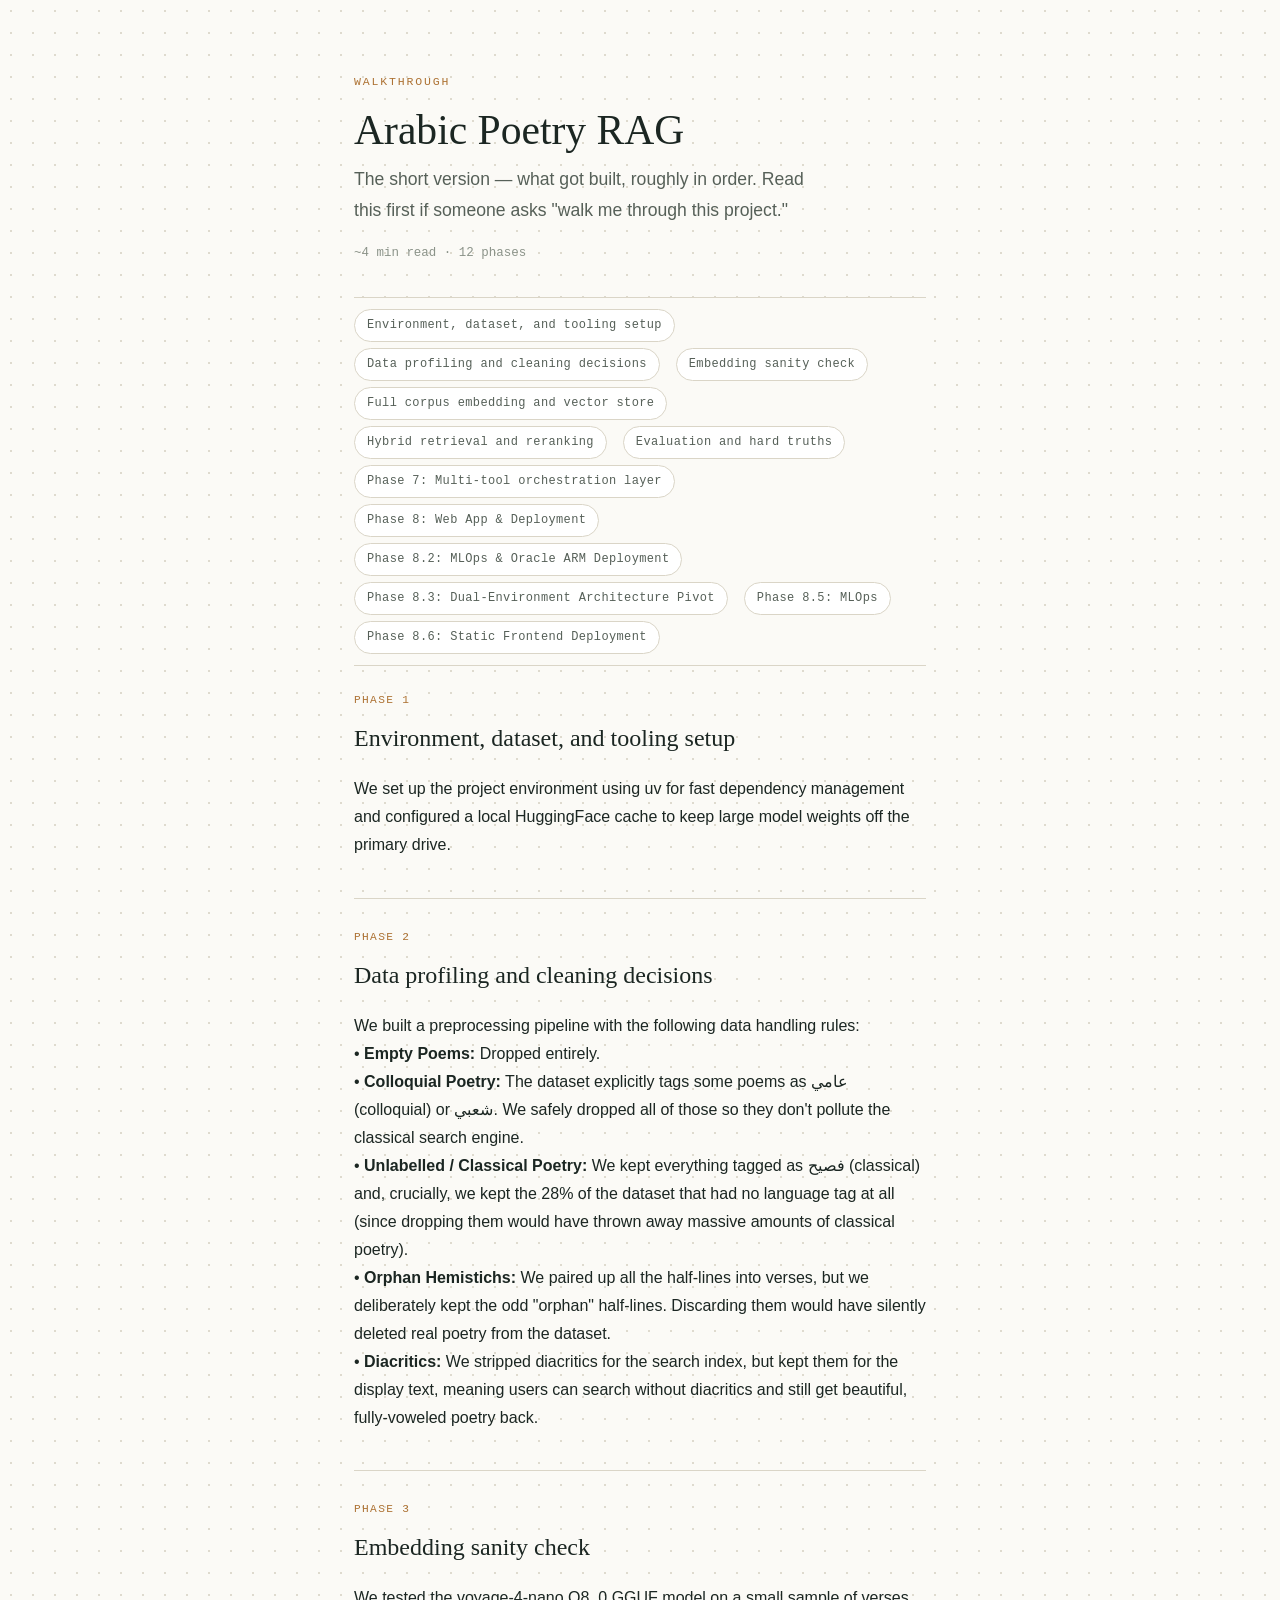
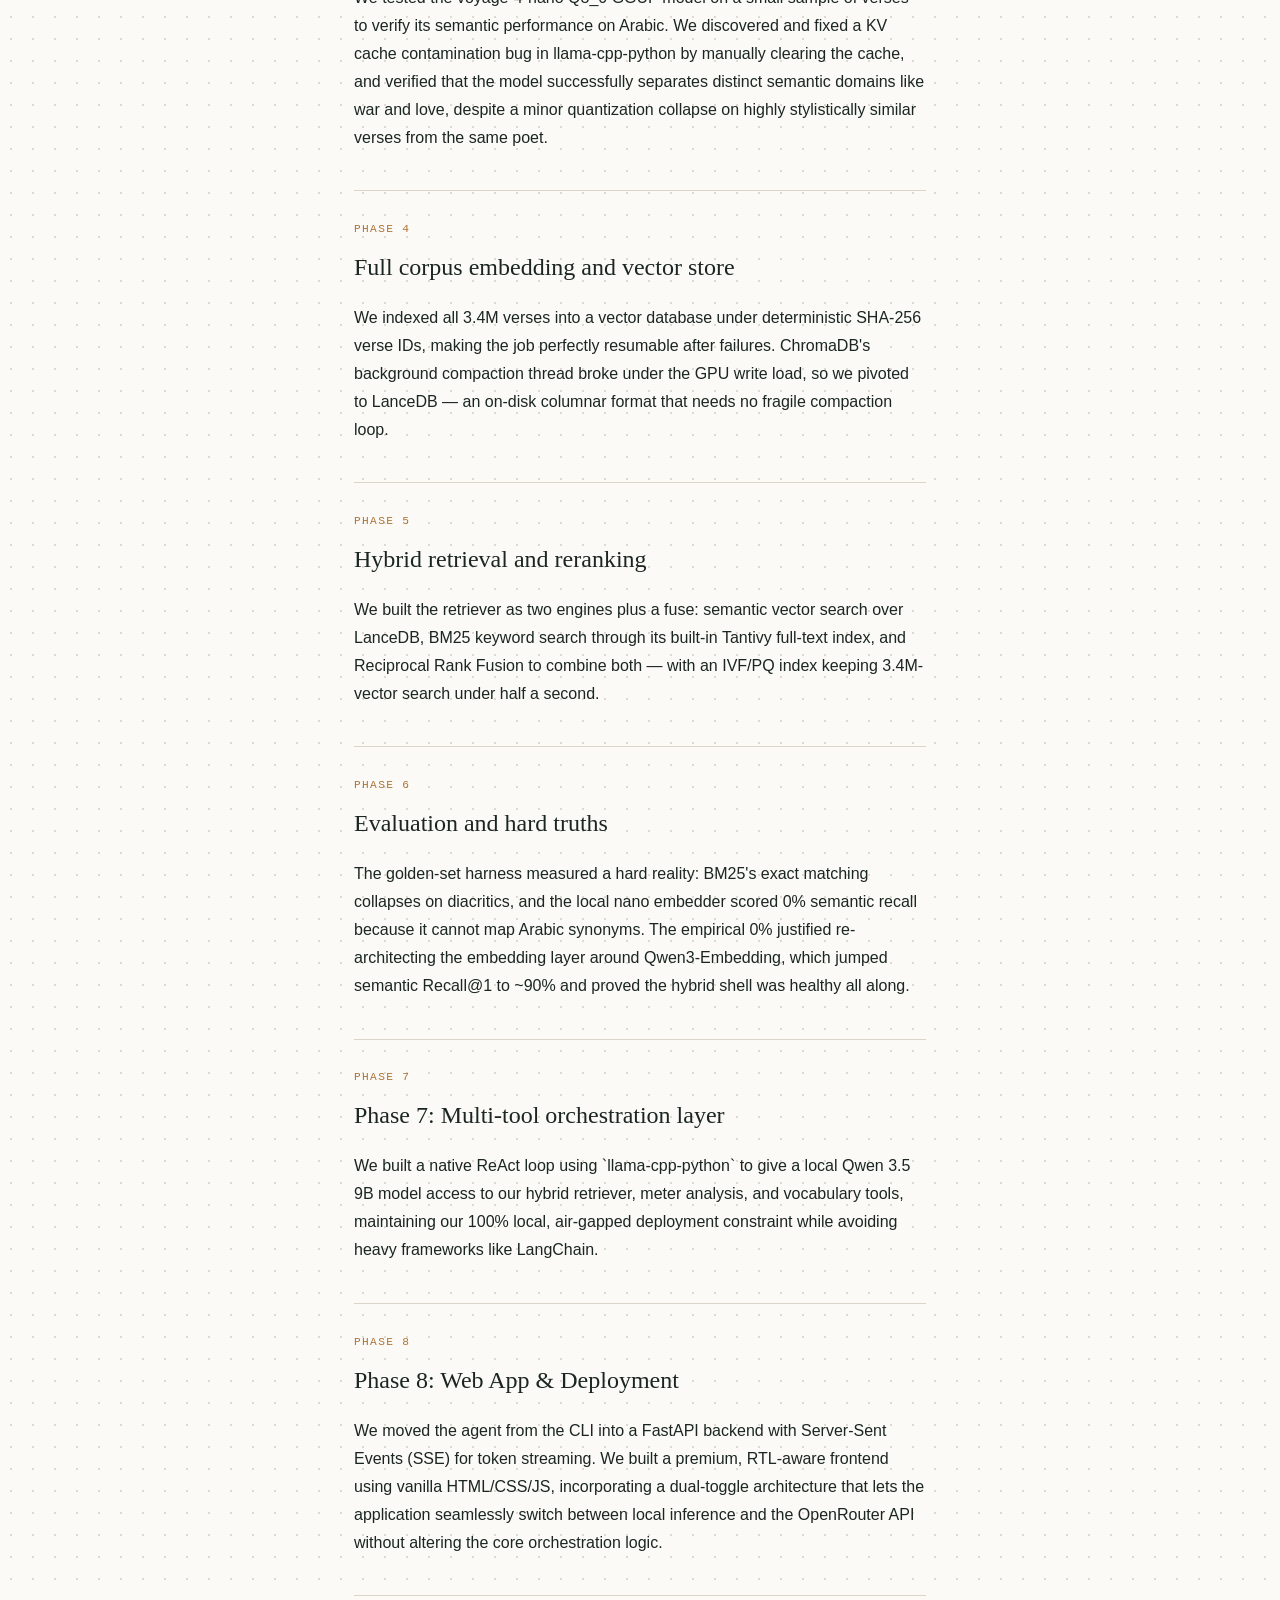
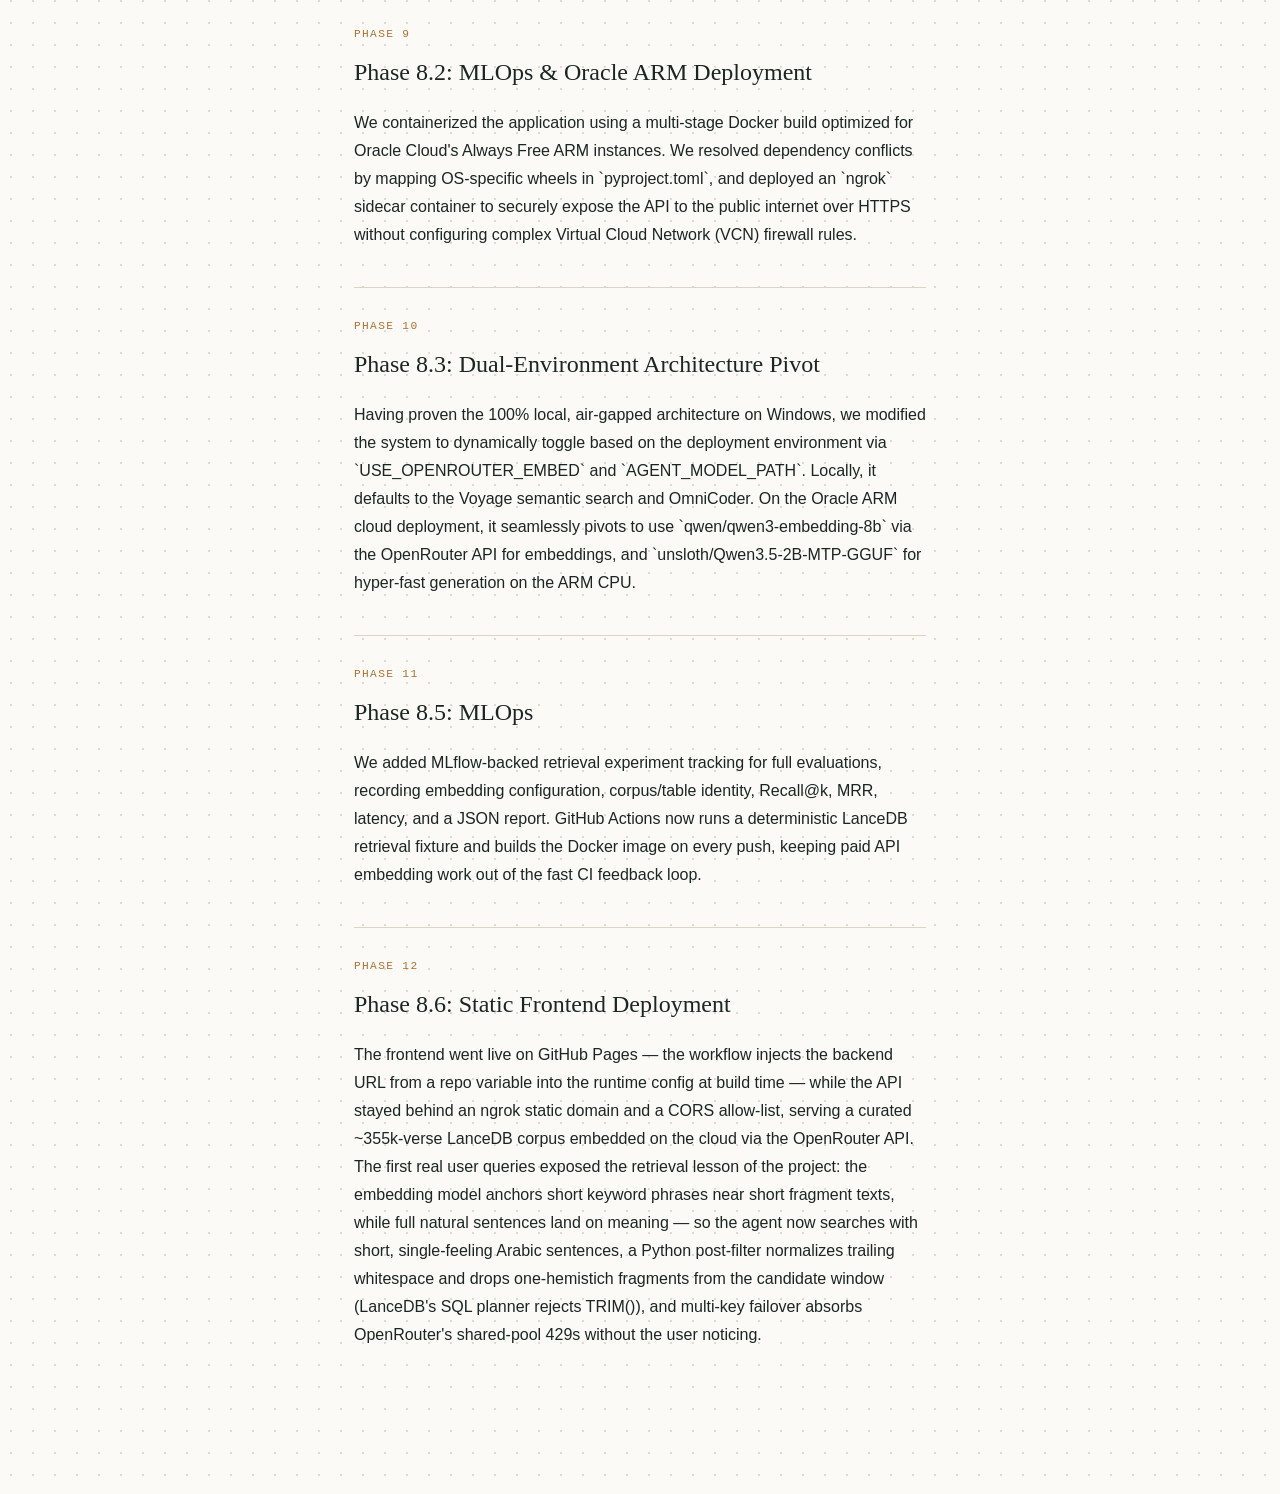
<file: walkthrough.html>
﻿<!DOCTYPE html>
<html lang="en">
<head>
<meta charset="UTF-8">
<meta name="viewport" content="width=device-width, initial-scale=1.0">
<title>Arabic Poetry RAG — Walkthrough</title>
<style>
  :root {
    --paper: #FBFAF6;
    --dot: #DEDACE;
    --ink: #1B2622;
    --ink-soft: #566058;
    --ink-faint: #8B9389;
    --accent: #AD7233;
    --rule: #DAD5C7;
    --card: #FFFFFF;
    --serif: Georgia, "Iowan Old Style", "Palatino Linotype", "Book Antiqua", serif;
    --sans: -apple-system, "Segoe UI", "Avenir Next", "Helvetica Neue", Arial, sans-serif;
    --mono: ui-monospace, "SF Mono", "Cascadia Code", "Roboto Mono", Consolas, monospace;
  }
  * { box-sizing: border-box; }
  body {
    margin: 0;
    background-color: var(--paper);
    background-image: radial-gradient(circle, var(--dot) 1px, transparent 1px);
    background-size: 22px 22px;
    color: var(--ink);
    font-family: var(--sans);
    line-height: 1.75;
    padding-bottom: 8rem;
  }
  .wrap { max-width: 620px; margin: 0 auto; padding: 0 1.5rem; }

  header.masthead {
    padding: clamp(2.5rem, 6vw, 4.5rem) 0 2rem;
    border-bottom: 1px solid var(--rule);
  }
  .kicker {
    font-family: var(--mono);
    font-size: 0.72rem;
    letter-spacing: 0.16em;
    text-transform: uppercase;
    color: var(--accent);
    margin: 0 0 0.9rem;
  }
  h1 {
    font-family: var(--serif);
    font-weight: 400;
    font-size: clamp(1.8rem, 4.5vw, 2.6rem);
    line-height: 1.15;
    margin: 0 0 0.6rem;
  }
  p.tagline {
    font-size: clamp(1rem, 2vw, 1.1rem);
    color: var(--ink-soft);
    margin: 0 0 1.1rem;
    max-width: 46ch;
  }
  p.meta {
    font-family: var(--mono);
    font-size: 0.78rem;
    color: var(--ink-faint);
    margin: 0;
  }

  nav.index {
    position: sticky;
    top: 0;
    z-index: 5;
    background: var(--paper);
    border-bottom: 1px solid var(--rule);
    padding: 0.7rem 0;
    display: flex;
    flex-wrap: wrap;
    gap: 0.4rem 1rem;
  }
  nav.index a {
    font-family: var(--mono);
    font-size: 0.75rem;
    letter-spacing: 0.03em;
    text-decoration: none;
    color: var(--ink-soft);
    border: 1px solid var(--rule);
    border-radius: 999px;
    padding: 0.3rem 0.75rem;
    background: var(--card);
    white-space: nowrap;
  }
  nav.index a:hover, nav.index a:focus-visible { border-color: var(--accent); color: var(--accent); }

  main#story { padding-top: 1.6rem; }

  #empty-state {
    margin: 3rem 0;
    padding: 2rem;
    border: 1px dashed var(--rule);
    border-radius: 10px;
    color: var(--ink-soft);
    font-size: 0.95rem;
  }

  h2.phase-title {
    font-family: var(--serif);
    font-weight: 400;
    font-size: clamp(1.2rem, 2.8vw, 1.5rem);
    margin: 2.4rem 0 1rem;
    padding-top: 1.8rem;
    border-top: 1px solid var(--rule);
  }
  h2.phase-title:first-of-type { border-top: none; padding-top: 0; margin-top: 0; }
  .phase-num {
    display: block;
    font-family: var(--mono);
    font-size: 0.7rem;
    letter-spacing: 0.12em;
    color: var(--accent);
    margin-bottom: 0.4rem;
  }

  p.beat {
    margin: 0 0 1.05rem;
    font-size: clamp(1rem, 1.05vw, 1.08rem);
    color: var(--ink);
  }

  @media (max-width: 520px) {
    nav.index { gap: 0.35rem 0.5rem; }
  }

  @media print {
    body { background-image: none; }
    nav.index { display: none; }
    h2.phase-title { break-after: avoid; }
    p.beat { break-inside: avoid; }
  }
</style>
</head>
<body>
<div class="wrap">

  <header class="masthead">
    <p class="kicker">Walkthrough</p>
    <h1 id="project-title">Arabic Poetry RAG</h1>
    <p class="tagline">The short version — what got built, roughly in order. Read this
    first if someone asks "walk me through this project."</p>
    <p class="meta">~<span id="read-time">0</span> min read · <span id="phase-count">0</span> phases</p>
  </header>

  <nav class="index" id="phase-index" aria-label="Jump to phase"></nav>

  <main id="story">
    <div id="empty-state">
      No story yet. As phases wrap up while building, a few plain sentences land here
      describing what actually happened in that phase — read start to finish, it should
      sound like someone explaining the project out loud, not a changelog.
    </div>

    <!--
      BEAT SCHEMA — copy this exact block for a new narrative beat, fill it in, then insert
      it immediately above the insertion-point marker near the bottom of this file. Write it
      the way you'd actually say it out loud if someone asked "walk me through this
      project" — plain and technical, real tool/technique names are expected, but no code
      and no implementation detail; that depth belongs in concepts.html and
      interview_qa.html, not here. One or two sentences per beat is usually right. Update
      this roughly once per PHASE, when that phase wraps up, condensing what mattered in
      it — not once per build-loop step. This document only works if it stays short enough
      to read in a few minutes. The phase heading, its numbering, and the phase-jump nav are
      all built automatically by the script below from the data-phase attribute — never
      hand-write a phase heading.

      <p class="beat" data-phase="Phase name, e.g. Core Architecture">We [did the thing],
      then [did the next thing], because [the rough reason] — plain sentences, real
      technical nouns (tool names, technique names) are good, implementation detail and
      code are not.</p>

      -->

    <p class="beat" data-phase="Environment, dataset, and tooling setup">We set up the project environment using uv for fast dependency management and configured a local HuggingFace cache to keep large model weights off the primary drive.</p>
    
    <p class="beat" data-phase="Data profiling and cleaning decisions">We built a preprocessing pipeline with the following data handling rules:<br>
    • <strong>Empty Poems:</strong> Dropped entirely.<br>
    • <strong>Colloquial Poetry:</strong> The dataset explicitly tags some poems as عامي (colloquial) or شعبي. We safely dropped all of those so they don't pollute the classical search engine.<br>
    • <strong>Unlabelled / Classical Poetry:</strong> We kept everything tagged as فصيح (classical) and, crucially, we kept the 28% of the dataset that had no language tag at all (since dropping them would have thrown away massive amounts of classical poetry).<br>
    • <strong>Orphan Hemistichs:</strong> We paired up all the half-lines into verses, but we deliberately kept the odd "orphan" half-lines. Discarding them would have silently deleted real poetry from the dataset.<br>
    • <strong>Diacritics:</strong> We stripped diacritics for the search index, but kept them for the display text, meaning users can search without diacritics and still get beautiful, fully-voweled poetry back.</p>

    <p class="beat" data-phase="Embedding sanity check">We tested the voyage-4-nano Q8_0 GGUF model on a small sample of verses to verify its semantic performance on Arabic. We discovered and fixed a KV cache contamination bug in llama-cpp-python by manually clearing the cache, and verified that the model successfully separates distinct semantic domains like war and love, despite a minor quantization collapse on highly stylistically similar verses from the same poet.</p>

    <p class="beat" data-phase="Full corpus embedding and vector store">We indexed all 3.4M verses into a vector database under deterministic SHA-256 verse IDs, making the job perfectly resumable after failures. ChromaDB's background compaction thread broke under the GPU write load, so we pivoted to LanceDB — an on-disk columnar format that needs no fragile compaction loop.</p>

    <p class="beat" data-phase="Hybrid retrieval and reranking">We built the retriever as two engines plus a fuse: semantic vector search over LanceDB, BM25 keyword search through its built-in Tantivy full-text index, and Reciprocal Rank Fusion to combine both — with an IVF/PQ index keeping 3.4M-vector search under half a second.</p>

    <p class="beat" data-phase="Evaluation and hard truths">The golden-set harness measured a hard reality: BM25's exact matching collapses on diacritics, and the local nano embedder scored 0% semantic recall because it cannot map Arabic synonyms. The empirical 0% justified re-architecting the embedding layer around Qwen3-Embedding, which jumped semantic Recall@1 to ~90% and proved the hybrid shell was healthy all along.</p>

    <p class="beat" data-phase="Phase 7: Multi-tool orchestration layer">We built a native ReAct loop using `llama-cpp-python` to give a local Qwen 3.5 9B model access to our hybrid retriever, meter analysis, and vocabulary tools, maintaining our 100% local, air-gapped deployment constraint while avoiding heavy frameworks like LangChain.</p>

    <p class="beat" data-phase="Phase 8: Web App & Deployment">We moved the agent from the CLI into a FastAPI backend with Server-Sent Events (SSE) for token streaming. We built a premium, RTL-aware frontend using vanilla HTML/CSS/JS, incorporating a dual-toggle architecture that lets the application seamlessly switch between local inference and the OpenRouter API without altering the core orchestration logic.</p>

    <p class="beat" data-phase="Phase 8.2: MLOps & Oracle ARM Deployment">We containerized the application using a multi-stage Docker build optimized for Oracle Cloud's Always Free ARM instances. We resolved dependency conflicts by mapping OS-specific wheels in `pyproject.toml`, and deployed an `ngrok` sidecar container to securely expose the API to the public internet over HTTPS without configuring complex Virtual Cloud Network (VCN) firewall rules.</p>

    <p class="beat" data-phase="Phase 8.3: Dual-Environment Architecture Pivot">Having proven the 100% local, air-gapped architecture on Windows, we modified the system to dynamically toggle based on the deployment environment via `USE_OPENROUTER_EMBED` and `AGENT_MODEL_PATH`. Locally, it defaults to the Voyage semantic search and OmniCoder. On the Oracle ARM cloud deployment, it seamlessly pivots to use `qwen/qwen3-embedding-8b` via the OpenRouter API for embeddings, and `unsloth/Qwen3.5-2B-MTP-GGUF` for hyper-fast generation on the ARM CPU.</p>

    <p class="beat" data-phase="Phase 8.5: MLOps">We added MLflow-backed retrieval experiment tracking for full evaluations, recording embedding configuration, corpus/table identity, Recall@k, MRR, latency, and a JSON report. GitHub Actions now runs a deterministic LanceDB retrieval fixture and builds the Docker image on every push, keeping paid API embedding work out of the fast CI feedback loop.</p>

    <p class="beat" data-phase="Phase 8.6: Static Frontend Deployment">The frontend went live on GitHub Pages — the workflow injects the backend URL from a repo variable into the runtime config at build time — while the API stayed behind an ngrok static domain and a CORS allow-list, serving a curated ~355k-verse LanceDB corpus embedded on the cloud via the OpenRouter API. The first real user queries exposed the retrieval lesson of the project: the embedding model anchors short keyword phrases near short fragment texts, while full natural sentences land on meaning — so the agent now searches with short, single-feeling Arabic sentences, a Python post-filter normalizes trailing whitespace and drops one-hemistich fragments from the candidate window (LanceDB's SQL planner rejects TRIM()), and multi-key failover absorbs OpenRouter's shared-pool 429s without the user noticing.</p>

    <!-- NEW_BEAT_INSERTION_POINT: insert new <p class="beat"> elements immediately above this line, in the order phases actually happened. -->

  </main>

</div>

<script>
(function () {
  var beats = Array.prototype.slice.call(document.querySelectorAll('.beat'));
  document.getElementById('empty-state').style.display = beats.length ? 'none' : '';

  var container = document.getElementById('story');
  var nav = document.getElementById('phase-index');
  var seenPhases = [];
  var lastPhase = null;
  var sectionCount = 0;

  beats.forEach(function (beat) {
    var phase = beat.getAttribute('data-phase') || 'General';
    if (phase !== lastPhase) {
      sectionCount++;
      var isNewPhase = seenPhases.indexOf(phase) === -1;
      if (isNewPhase) seenPhases.push(phase);
      var phaseNum = seenPhases.indexOf(phase) + 1;

      var h2 = document.createElement('h2');
      h2.className = 'phase-title';
      h2.id = 'section-' + sectionCount;
      var numSpan = document.createElement('span');
      numSpan.className = 'phase-num';
      numSpan.textContent = 'PHASE ' + phaseNum;
      h2.appendChild(numSpan);
      h2.appendChild(document.createTextNode(phase));
      container.insertBefore(h2, beat);

      if (isNewPhase) {
        var a = document.createElement('a');
        a.href = '#section-' + sectionCount;
        a.textContent = phase;
        nav.appendChild(a);
      }
      lastPhase = phase;
    }
  });

  var allText = beats.map(function (b) { return b.textContent; }).join(' ').trim();
  var wordCount = allText ? allText.split(/\s+/).length : 0;
  document.getElementById('read-time').textContent = beats.length ? Math.max(1, Math.round(wordCount / 200)) : '0';
  document.getElementById('phase-count').textContent = seenPhases.length;

  if (!beats.length) nav.style.display = 'none';
})();
</script>
</body>
</html>
</file>
